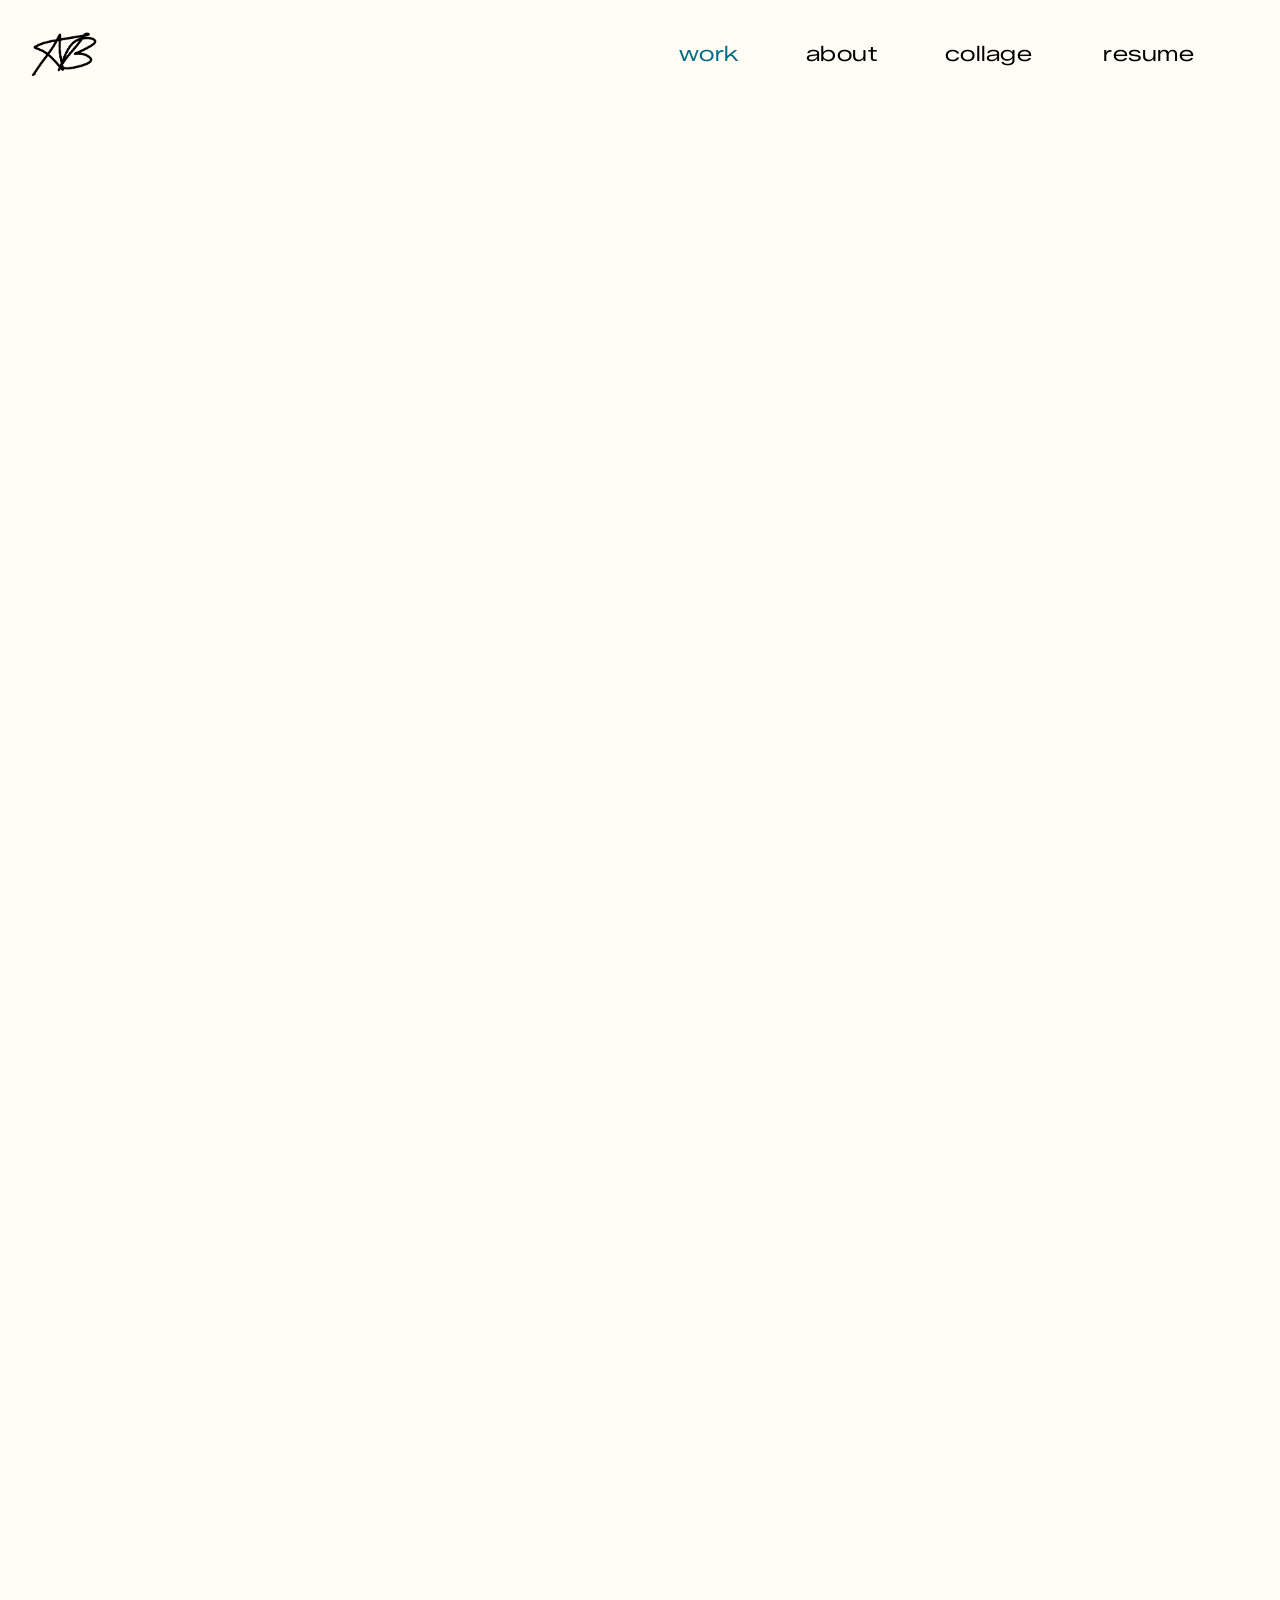
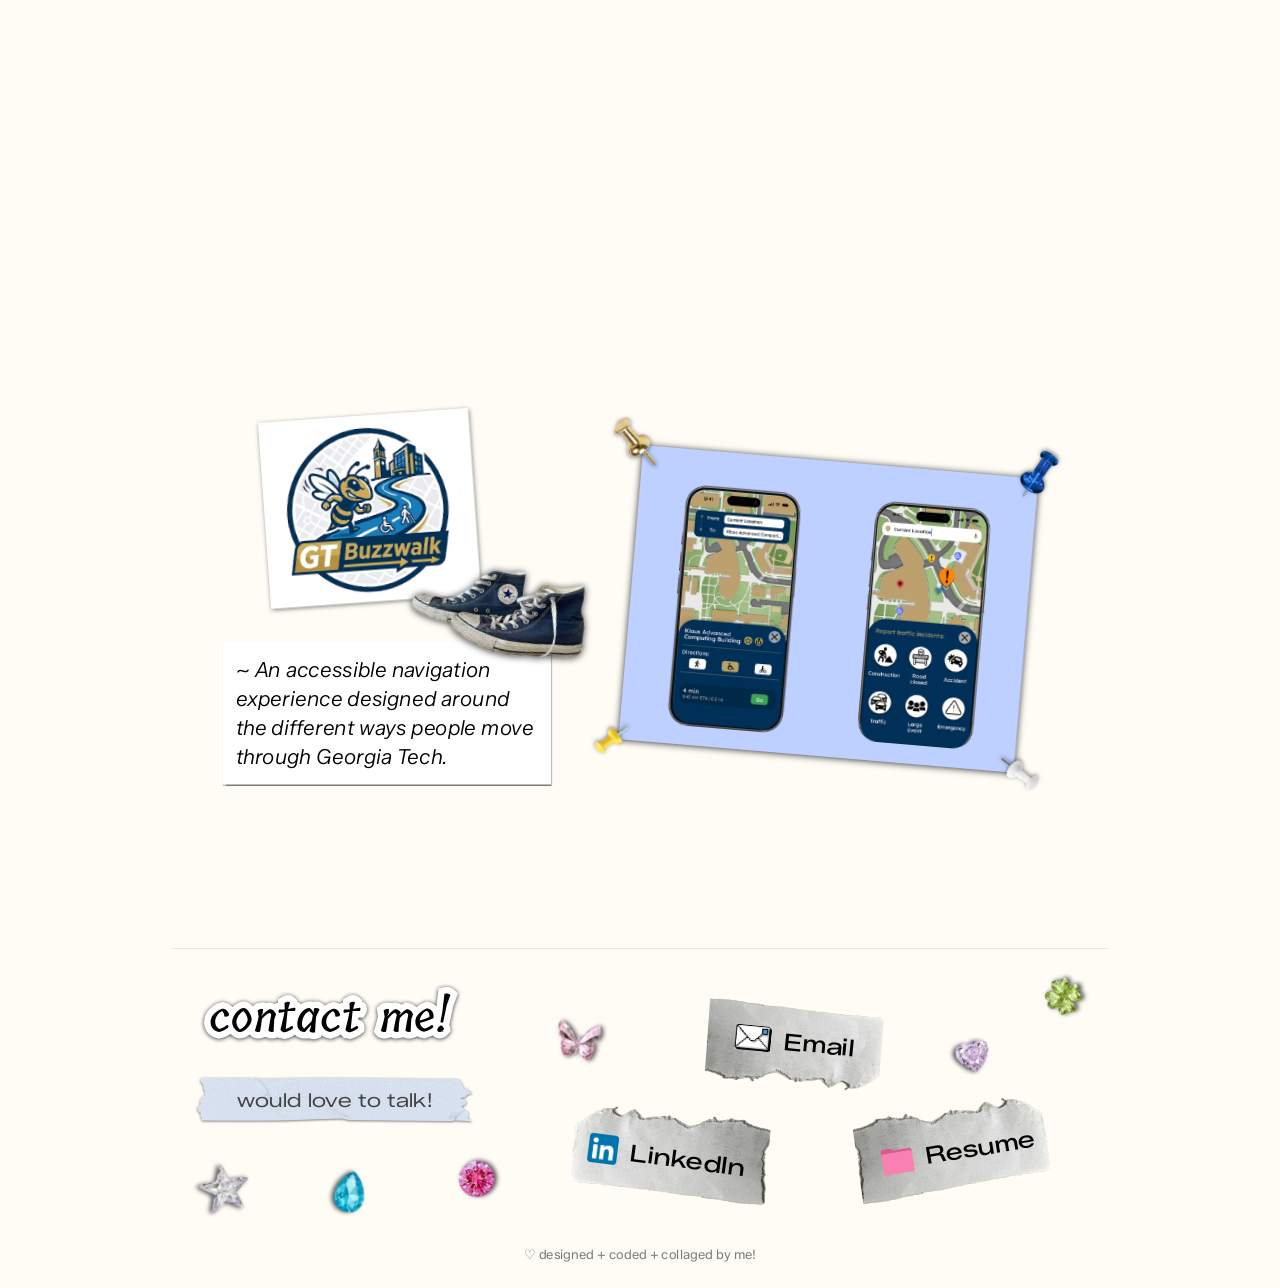
<file: index.html>
<!DOCTYPE html>
<html lang="en">
<head>
<meta charset="UTF-8">
<meta name="viewport" content="width=device-width, initial-scale=1.0">
<title>ananya banerjee — designer, student, creative</title>
<link rel="preconnect" href="https://fonts.googleapis.com">
<link rel="preconnect" href="https://fonts.gstatic.com" crossorigin>
<link href="https://fonts.googleapis.com/css2?family=Onest:wght@600;700&family=Tillana:wght@500&family=Zalando+Sans:ital,wght@0,300;0,400;1,300&family=Zalando+Sans+Expanded:wght@400;500&display=swap" rel="stylesheet">
<link rel="stylesheet" href="style.css">
<link rel="preload" href="Assets/ab_pink_star.png" as="image">
<style>

/* Home artwork shares the case-study footer’s desktop scale and side space. */
.home-page .home-nav-wrap { width: 100%; overflow: hidden; }
.home-page .home-nav-canvas { position: relative; width: 1440px; height: 107px; transform: scale(var(--home-nav-scale, 1)); transform-origin: top left; }
.home-page .home-collage-wrap { margin-inline: auto; overflow: hidden; }
.home-page .home-collage { height: 3720px; transform: scale(var(--home-content-scale, .65)) translateY(-1203.66px); transform-origin: top left; }
.home-contact-band { position: relative; width: 100%; margin-top: 40px; background: var(--cream); }
.home-contact-anchor { position: relative; height: 100%; margin-inline: auto; }
.home-contact-anchor .site-footer { top: 0; bottom: auto; height: 523px; transform: scale(var(--home-content-scale, .65)); transform-origin: top left; }
.home-contact-anchor .site-footer a { color: inherit; text-decoration: none; }
.home-contact-anchor .site-footer a:hover span { text-decoration: underline; }
.home-contact-anchor .site-footer a:focus-visible { outline: 3px solid #006c84; outline-offset: 6px; }
.finergy-butterfly { border: 0; padding: 0; background: none; cursor: pointer; }
.finergy-butterfly .sk-i { transition: rotate 180ms ease-out; rotate: 0deg; }
@media (hover: hover) { .finergy-butterfly:hover .sk-i { rotate: 9deg; } }
.finergy-butterfly:focus-visible { outline: 3px solid #006c84; outline-offset: 5px; border-radius: 12px; }
.finergy-butterfly:focus-visible .sk-i { rotate: 9deg; }
.finergy-butterfly.is-flying .sk-i { opacity: 0; }
.finergy-contact-tape { position: absolute; left: 18px; top: 178px; width: 464px; height: 110px; display: grid; place-items: center; }
.finergy-contact-tape > img { position: absolute; inset: 0; width: 100%; height: 100%; object-fit: fill; filter: drop-shadow(0 1px 2px #0009); pointer-events: none; }
.finergy-contact-tape .footer-tape-text { position: relative; left: auto; top: auto; margin: 0; width: 100%; line-height: 1.3; text-align: center; }
@media (prefers-reduced-motion: reduce) { .finergy-butterfly .sk-i { rotate: none; transition: none; } }

/* Homepage Frame 1 and hero title, matched to Figma 374:923 / 374:1002. */
.home-hero-wrap { display: flex; align-items: center; justify-content: center; overflow: hidden; margin-top: calc(10px * var(--home-hero-scale, 1)); }
.home-hero-stage { position: relative; flex: none; overflow: hidden; }
.home-hero-art { position: relative; width: 1440px; height: 775px; transform: scale(var(--home-hero-scale, 1)); transform-origin: top left; }
.home-page .home-collage-wrap { margin-top: 80px; }

.home-hero-art .name-text { font-size: 96px; letter-spacing: 1.92px; line-height: 15px; }
</style>
<link rel="stylesheet" href="home-mobile.css">
<link rel="icon" type="image/png" href="/Assets/ab_pink_star.png">
</head>
<body class="home-page">

<div class="home-nav-wrap"><div class="home-nav-canvas">
    <!-- ============ NAV ============ -->
    <nav class="nav portfolio-nav">
      <a class="nav-logo" href="index.html" aria-label="Go to home page"><img src="Assets/ab_star.png" alt="AB monogram logo"></a>
      <ul class="nav-links">
        <li><a href="index.html" class="nav-current">work</a></li>
        <li><a href="about.html">about</a></li>
        <li><a href="collage.html">collage</a></li>
        <li>
          <a href="https://docs.google.com/document/d/1TirXVIre3TSZLm0B2PwHUFP9qbT0IzNKVS-qZgrSqyw/edit?usp=sharing"
             target="_blank"
             rel="noopener noreferrer">
            resume
          </a>
        </li>
      </ul>
    </nav>

</div></div>

<section class="home-hero-wrap" aria-label="Ananya Banerjee — designer, student, creative"><div class="home-hero-stage"><div class="home-hero-art">
    <h1 class="name-text" style="--l:119px;--t:357px;--w:492px;--h:159px;--hero-delay:0ms;"><span class="about-name-peel"><span class="about-name-front">ananya</span><span class="about-name-back" aria-hidden="true">ananya</span></span></h1>
    <p class="name-text" style="--l:519px;--t:506px;--w:602px;--h:159px;--hero-delay:140ms;"><span class="about-name-peel"><span class="about-name-front">banerjee</span><span class="about-name-back" aria-hidden="true">banerjee</span></span></p>
    <div class="home-tag-group home-tag-creative" data-hero-stage="intro" style="left:1030px;top:137px;width:340px;height:169.331px;--hero-delay:320ms;"><div class="sk" style="--hero-delay:320ms;--l:0.0000px;--t:0.0000px;--w:340px;--h:169.331px;"><div class="sk-i" style="--iw:130.619px;--ih:326.548px;--r:-83.02deg;"><picture><source media="(max-width: 767px)" srcset="Assets/home_mobile/paper_creative.png"><img src="Assets/my own photos:assets/paper_scrap_1.png" alt=""></picture></div></div><div class="sk" style="--hero-delay:320ms;--l:85.0500px;--t:60.0690px;--w:181.004px;--h:62.262px;"><p class="tag-word" style="--iw:177.335px;--ih:42.258px;--r:6.57deg;font-size:30.333px;letter-spacing:0.6067px;">creative</p></div></div>
    <div class="home-tag-group home-tag-student" data-hero-stage="intro" style="left:820px;top:320px;width:306px;height:136.93px;--hero-delay:420ms;"><div class="sk" style="--hero-delay:420ms;--l:0.0000px;--t:0.0000px;--w:306px;--h:136.93px;"><div class="sk-i" style="--iw:131.809px;--ih:303.813px;--r:90.97deg;"><picture><source media="(max-width: 767px)" srcset="Assets/home_mobile/paper_student.png"><img src="Assets/my own photos:assets/paper_scrap_2.png" alt=""></picture></div></div><div class="sk" style="--hero-delay:420ms;--l:65.4500px;--t:46.3610px;--w:175.807px;--h:43.798px;"><p class="tag-word" style="--iw:174.947px;--ih:39.834px;--r:-1.3deg;font-size:28.593px;letter-spacing:0.5719px;">student</p></div></div>
    <div class="home-tag-group home-tag-designer" data-hero-stage="intro" style="left:523px;top:164px;width:326px;height:182.684px;--hero-delay:220ms;"><div class="sk" style="--hero-delay:220ms;--l:0.0000px;--t:0.0000px;--w:326px;--h:182.684px;"><div class="sk-i" style="--iw:142.165px;--ih:309.635px;--r:82.24deg;"><picture><source media="(max-width: 767px)" srcset="Assets/home_mobile/paper_designer.png"><img src="Assets/my own photos:assets/paper_scrap_3.png" alt=""></picture></div></div><div class="sk" style="--hero-delay:220ms;--l:76.2400px;--t:54.1555px;--w:171.353px;--h:72.249px;"><p class="tag-word" style="--iw:166.269px;--ih:43.599px;--r:-10.16deg;font-size:31.296px;letter-spacing:0.6259px;">designer</p></div></div>
    <div class="sk shadow-r" data-hero-stage="decoration" style="--hero-delay:1000ms;--hero-hover-angle:45deg;--l:336px;--t:197px;--w:105px;--h:113px;" data-mobile-art="star_light_pink"><img src="Assets/star_light_pink.png" alt=""></div>
    <div class="sk" data-hero-stage="decoration" style="--hero-delay:1045ms;--hero-hover-angle:45deg;--l:260px;--t:543px;--w:180.513px;--h:180.513px;" data-mobile-art="star_gem"><div class="sk-i shadow-l" style="--iw:134.998px;--ih:134.998px;--r:-26deg;"><img src="Assets/star_gem.png" alt=""></div></div>
    <div class="sk" data-hero-stage="decoration" data-hero-flight="click" data-flight-direction="left" tabindex="0" role="button" aria-label="Let the gem butterfly fly" style="--hero-delay:1090ms;--hero-hover-angle:-45deg;--l:1192px;--t:325px;--w:167.335px;--h:165.658px;" data-mobile-art="butterfly_gem"><div class="sk-i shadow-l" style="--iw:126.084px;--ih:110.022px;--r:-40.77deg;"><img src="Assets/butterfly_gem.png" alt=""></div></div>
    <div class="sk" data-hero-stage="decoration" style="--hero-delay:1135ms;--hero-hover-angle:-45deg;--l:921.62px;--t:16.69px;--w:115.112px;--h:113.96px;" data-mobile-art="music_double"><div class="sk-i shadow-l" style="--iw:90.021px;--ih:88.06px;--r:20.45deg;"><img src="Assets/music_double.png" alt=""></div></div>
    <div class="sk shadow-r" data-hero-stage="decoration" style="--hero-delay:1180ms;--hero-hover-angle:45deg;--l:708px;--t:42px;--w:81px;--h:81px;" data-mobile-art="lucky_gem"><img src="Assets/lucky_gem.png" alt=""></div>
    <div class="sk shadow-r" data-hero-stage="decoration" style="--hero-delay:1225ms;--hero-hover-angle:45deg;--l:1187px;--t:29.17px;--w:87px;--h:86px;" data-mobile-art="button"><img src="Assets/button.png" alt=""></div>
    <div class="sk shadow-l" data-hero-stage="decoration" data-hero-cd style="--hero-delay:1270ms;--hero-hover-angle:45deg;--l:607px;--t:353px;--w:130px;--h:126px;" data-mobile-art="cd"><img src="Assets/cd.png" alt=""></div>
    <div class="sk" data-hero-stage="decoration" style="--hero-delay:1315ms;--hero-hover-angle:45deg;--l:277px;--t:25px;--w:94.381px;--h:98.385px;" data-mobile-art="gem"><div class="sk-i shadow-r" style="--iw:60.271px;--ih:77.84px;--r:-144.27deg;"><div class="crop"><img src="Assets/gem.png" alt="" style="left:-41.7%;top:-24.57%;width:184.5%;height:142.86%;"></div></div></div>
    <div class="sk" data-hero-stage="decoration" style="--hero-delay:1360ms;--hero-hover-angle:-45deg;--l:1242px;--t:572px;--w:128.324px;--h:128.344px;" data-mobile-art="purp_button"><div class="sk-i shadow-l" style="--iw:90.996px;--ih:90.693px;--r:-47.67deg;"><img src="Assets/purp_button.png" alt=""></div></div>
    <div class="sk" data-hero-stage="decoration" style="--hero-delay:1405ms;--hero-hover-angle:-45deg;--l:905px;--t:192px;--w:107.383px;--h:88.049px;" data-mobile-art="lips"><div class="sk-i shadow-r" style="--iw:95.832px;--ih:71.625px;--r:10.61deg;"><img src="Assets/lips.png" alt=""></div></div>
    <div class="sk shadow-l" data-hero-stage="decoration" style="--hero-delay:1450ms;--hero-hover-angle:-45deg;--l:1052px;--t:506px;--w:95px;--h:91px;" data-mobile-art="green_heart"><div class="crop"><img src="Assets/green_heart.png" alt="" style="left:-50%;top:-51.04%;width:198.41%;height:207.47%;"></div></div>
    <div class="sk shadow-r" data-hero-stage="decoration" style="--hero-delay:1495ms;--hero-hover-angle:45deg;--l:81px;--t:245px;--w:95px;--h:85px;" data-mobile-art="pink_gem"><div class="crop"><img src="Assets/pink_gem.png" alt="" style="left:-44.11%;top:-56.17%;width:190.11%;height:212.77%;"></div></div>
    <div class="sk shadow-l" data-hero-stage="decoration" data-hero-flight="click" data-flight-direction="right" tabindex="0" role="button" aria-label="Let the pink butterfly fly" style="--hero-delay:1540ms;--hero-hover-angle:45deg;--l:58px;--t:47px;--w:122px;--h:107px;" data-mobile-art="pink_butterfly"><img src="Assets/pink_butterfly.png" alt=""></div>
    <div class="sk" data-hero-stage="decoration" style="--hero-delay:1585ms;--hero-hover-angle:-45deg;--l:68px;--t:553.93px;--w:114.917px;--h:114.917px;" data-mobile-art="heart_gem"><div class="sk-i shadow-r" style="--iw:92.822px;--ih:92.822px;--r:-16.1deg;"><img src="Assets/heart_gem.png" alt=""></div></div>
<div class="sk home-peace-sticker" data-hero-stage="decoration" data-mobile-art="peace_zebra" style="--hero-delay:1630ms;--hero-hover-angle:45deg;--l:472px;--t:0px;--w:157.355px;--h:157.355px;"><div class="sk-i shadow-l" style="--iw:111.272px;--ih:111.272px;--r:-45.54deg;"><img src="Assets/peace_zebra.png" alt=""></div></div>
</div></div></section>

<div class="home-work-marker">
  <div class="sk home-work-tape" style="--l:0px;--t:0px;--w:427.57px;--h:175.73px;">
    <div class="sk-i work-banner shadow-l home-work-peel" style="--iw:417.93px;--ih:145px;--r:-4.27deg;">
      <div class="home-work-face home-work-front"><img src="Assets/my_work_banner.png" alt="" class="banner-bg"><span class="work-title">my work:</span></div>
      <div class="home-work-face home-work-back" aria-hidden="true"><img src="Assets/my_work_banner.png" alt="" class="banner-bg"><span class="work-title">my work:</span></div>
    </div>
  </div>
</div>
<main class="canvas-wrap home-collage-wrap">
  <div class="page home-collage">

    <!-- ============ PLACEFUL (peach board) ============ -->
    <a href="placeful.html" aria-label="View the Placeful case study" style="display:contents;">
    <div class="sk project-hover" style="--project-turn:4deg;--project-x:0px;--project-y:0px;--l:709px;--t:1513px;--w:646.27px;--h:504.04px;" data-mobile-art="project-709">
      <div class="sk-i project-board shadow-card" style="--iw:610px;--ih:454px;--r:4.86deg;background:#FFDCBD;">
        <div class="crop" style="position:absolute;left:153.85px;top:31.08px;width:301.62px;height:390.98px;">
          <img src="Assets/iphone16_placeful.png" alt="Placeful app screenshots on iPhone" style="left:-48.95%;top:-6.57%;width:194.57%;height:112.57%;">
        </div>
      </div>
    </div>
    </a>
    <div class="sk" style="--l:682.4px;--t:1455.4px;--w:199.2px;--h:138.08px;" data-mobile-art="project-682.4">
      <div class="sk-i shadow-tu" style="--iw:184.97px;--ih:73.94px;--r:-22.09deg;"><img src="Assets/yellow_tape.png" alt=""></div>
    </div>
    <div class="sk" style="--l:1194.4px;--t:1948.08px;--w:199.2px;--h:128.94px;" data-mobile-art="project-1194.4">
      <div class="sk-i shadow-td" style="--iw:185.39px;--ih:73.64px;--r:161.4deg;"><img src="Assets/yellow_tape.png" alt=""></div>
    </div>
    <a href="placeful.html" aria-label="View the Placeful case study" style="display:contents;">
    <div class="sk contain shadow-tu project-hover" style="--project-turn:-4deg;--project-x:0px;--project-y:0px;--l:78px;--t:1513px;--w:504px;--h:142px;" data-mobile-art="project-78">
      <div class="crop"><img src="Assets/placeful_logo.png" alt="Placeful logo" style="left:-28.05%;top:-93.37%;width:237.51%;height:281.28%;"></div>
    </div>
    </a>
    <div class="quote-box shadow-quote" data-mobile-quote="placeful" style="left:82px;top:1693px;width:559px;">
      <p>~ A social experience that makes discovering your community feel more personal, intentional, and worth remembering.</p>
    </div>
    <div class="sk shadow-card project-hover" style="--project-turn:5deg;--project-x:0px;--project-y:6px;--l:507px;--t:1475px;--w:162px;--h:218px;" data-mobile-art="project-507">
      <div class="crop"><img src="Assets/eiffel.png" alt="" style="left:-30.22%;top:-26.39%;width:141.04%;height:183.06%;"></div>
    </div>

    <!-- ============ FINERGY (green board) ============ -->
    <div class="home-finergy-cluster project-hover" style="--project-turn:5deg;">
    <a href="finergy.html" aria-label="View the Finergy case study" style="display:contents;">
    <div class="sk" style="--l:0px;--t:118px;--w:636.19px;--h:489.85px;" data-mobile-art="project-0">
      <div class="sk-i project-board shadow-card" style="--iw:610px;--ih:454px;--r:-3.45deg;background:#E3F9E1;">
        <div class="crop" style="position:absolute;left:55.34px;top:95.73px;width:497.46px;height:303.33px;">
          <img src="Assets/portfolio_cover_finergy.png" alt="Finergy app screenshots" style="left:-8.87%;top:-17.7%;width:115.66%;height:135%;">
        </div>
      </div>
    </div>
    </a>
    <div class="sk" style="--l:146px;--t:0px;--w:275.76px;--h:186.99px;">
      <div class="sk-i shadow-tu" style="--iw:265.94px;--ih:171.3px;--r:-3.45deg;"><img src="Assets/olive_clip.png" alt=""></div>
    </div>
    </div>
    <a href="finergy.html" aria-label="View the Finergy case study" style="display:contents;">
    <div class="sk project-hover" style="--project-turn:-3deg;--project-x:6px;--project-y:0px;--l:776px;--t:2225px;--w:556.72px;--h:220.01px;" data-mobile-art="project-776">
      <div class="sk-i project-card shadow-td" style="--iw:551px;--ih:204px;--r:1.67deg;">
        <img src="Assets/finergy_tree_icon.png" alt="" class="proj-icon contain" style="left:23px;top:12px;width:158px;height:163px;">
        <p class="proj-brand-title" style="left:186px;top:51px;width:265.28px;">Finergy</p>
        <p class="proj-brand-sub" style="left:204px;top:144px;width:323.91px;">Embark on your financial journey...</p>
      </div>
    </div>
    </a>
    <div class="quote-box shadow-quote" data-mobile-quote="finergy" style="left:774px;top:2501px;width:581px;text-align:right;">
      <p>~ A financial literacy experience helping young adults build confidence around budgeting, saving, and their financial future.</p>
    </div>
    <div class="sk project-hover" style="--project-turn:8deg;--project-x:0px;--project-y:0px;--l:766.8px;--t:2434.2px;--w:91.95px;--h:178.04px;" data-mobile-art="project-766.8">
      <div class="sk-i shadow-tu" style="--iw:82.5px;--ih:173.75px;--r:3.16deg;"><img src="Assets/half_paperclip.png" alt=""></div>
    </div>
    <div class="sk project-hover" style="--project-turn:-7deg;--project-x:0px;--project-y:0px;--l:1202px;--t:2171px;--w:183.99px;--h:186.97px;" data-mobile-art="project-1202">
      <div class="sk-i shadow-card" style="--iw:117px;--ih:146px;--r:-40.83deg;"><img src="Assets/money.png" alt=""></div>
    </div>

    <!-- ============ GT BUZZWALK (blue board) ============ -->
    <a href="coming-soon.html?project=GT%20Buzzwalk" aria-label="View the GT Buzzwalk project (coming soon)" style="display:contents;">
    <div class="sk project-hover" style="--project-turn:-4deg;--project-x:0px;--project-y:0px;--l:687px;--t:3007.09px;--w:646.27px;--h:504.04px;" data-mobile-art="project-687">
      <div class="sk-i project-board shadow-card" style="--iw:610px;--ih:454px;--r:4.86deg;background:#BDD0FF;">
        <div class="crop" style="position:absolute;left:61.01px;top:47.91px;width:490px;height:380px;">
          <img src="Assets/portfolio_cover_buzzwalk.png" alt="GT Buzzwalk app screenshots" style="left:-23.61%;top:-17.33%;width:147.84%;height:135.45%;">
        </div>
      </div>
    </div>
    </a>
    <a href="coming-soon.html?project=GT%20Buzzwalk" aria-label="View the GT Buzzwalk project (coming soon)" style="display:contents;">
    <div class="sk project-hover" style="--project-turn:5deg;--project-x:0px;--project-y:0px;--l:132px;--t:2950px;--w:343.58px;--h:309.3px;" data-mobile-art="project-132">
      <div class="sk-i project-card shadow-td" style="--iw:324px;--ih:287px;--r:-4.08deg;">
        <div class="crop" style="position:absolute;left:27px;top:10px;width:270px;height:267px;">
          <img src="Assets/buzzwalk_icon.png" alt="GT Buzzwalk logo" style="left:-64.89%;top:-12.13%;width:227.56%;height:125.62%;">
        </div>
      </div>
    </div>
    </a>
    <div class="quote-box shadow-quote" data-mobile-quote="buzzwalk" style="left:78px;top:3309px;width:505px;">
      <p>~ An accessible navigation experience designed around the different ways people move through Georgia Tech.</p>
    </div>
    <div class="sk" style="--l:639px;--t:3419px;--w:75.63px;--h:80.4px;" data-mobile-art="project-639">
      <div class="sk-i shadow-td" style="--iw:55px;--ih:64px;--r:-157.01deg;"><img src="Assets/yellow_push.png" alt=""></div>
    </div>
    <div class="sk shadow-tu" style="--l:1300px;--t:3014px;--w:66px;--h:74px;" data-mobile-art="project-1300"><img src="Assets/blue_push.png" alt=""></div>
    <div class="sk" style="--l:671px;--t:2961px;--w:89.98px;--h:78.27px;" data-mobile-art="project-671">
      <div class="sk-i flip shadow-tu" style="--iw:76px;--ih:58px;--r:17.6deg;"><img src="Assets/gold_pin.png" alt=""></div>
    </div>
    <div class="sk" style="--l:1266px;--t:3472px;--w:77.61px;--h:77.61px;" data-mobile-art="project-1266">
      <div class="sk-i flip shadow-td" style="--iw:63px;--ih:63px;--r:-15.58deg;"><img src="Assets/white_push.png" alt=""></div>
    </div>
    <div class="sk project-hover" style="--project-turn:0deg;--project-x:-12px;--project-y:0px;--l:352.62px;--t:3169.53px;--w:301.03px;--h:184.9px;" data-mobile-art="project-352.62">
      <div class="sk-i flip shadow-card" style="--iw:282.58px;--ih:144.04px;--r:-171.35deg;">
        <div class="crop"><img src="Assets/converse.png" alt="" style="left:-36.36%;top:-112.74%;width:162.34%;height:318.47%;"></div>
      </div>
    </div>



  </div>
</main>

<div class="home-contact-band">
<div class="home-contact-anchor">
  <footer class="site-footer">
    <p class="footer-title"><span class="about-name-peel"><span class="about-name-front">contact me!</span><span class="about-name-back" aria-hidden="true">contact me!</span></span></p>

    <div class="sk" style="--l:799px;--t:64px;--w:315.384px;--h:170.124px;">
      <div class="sk-i flip" style="--iw:148.305px;--ih:305.407px;--r:-85.83deg;"><img class="paper" src="Assets/my own photos:assets/paper_scrap_3_cropped.png" alt=""></div>
    </div>
    <div class="sk" style="--l:864.6px;--t:113.61px;--w:169.57px;--h:59px;">
      <a href="mailto:ananyaban06@gmail.com" class="sk-i contact-link" style="--iw:166.18px;--ih:43.24px;--r:5.51deg;">
        <div class="crop" style="width:55.51px;height:39.72px;flex-shrink:0;"><img src="Assets/email_icon.png" alt="" style="left:-23.28%;top:-50.2%;width:143.68%;height:200.8%;"></div>
        <span>Email</span>
      </a>
    </div>

    <div class="sk" style="--l:590px;--t:224px;--w:354px;--h:183.588px;">
      <div class="sk-i flip" style="--iw:155.66px;--ih:342.238px;--r:94.77deg;"><img class="paper" src="Assets/my own photos:assets/paper_scrap_3_cropped.png" alt=""></div>
    </div>
    <div class="sk" style="--l:638.17px;--t:282.8px;--w:227.6px;--h:73.77px;">
      <a href="https://www.linkedin.com/in/ananyaba/"
           target="_blank"
           rel="noopener noreferrer"
           style="text-decoration:none; color:inherit;">
      <div class="sk-i contact-link" style="--iw:223.62px;--ih:45.39px;--r:7.39deg;">
        <img src="Assets/linkedin_icon.png" alt="" class="contact-icon contain" style="width:45px;height:45px;">
        <span>LinkedIn</span>
      </div>
      </a>
    </div>

    <div class="sk" style="--l:1024px;--t:207px;--w:351.782px;--h:200.53px;">
      <div class="sk-i" style="--iw:154.894px;--ih:333.201px;--r:81.86deg;"><img class="paper" src="Assets/my own photos:assets/paper_scrap_3_cropped.png" alt=""></div>
    </div>
    <div class="sk" style="--l:1088.65px;--t:268.81px;--w:238.37px;--h:83.39px;">
      <a href="https://docs.google.com/document/d/1TirXVIre3TSZLm0B2PwHUFP9qbT0IzNKVS-qZgrSqyw/edit?usp=sharing" target="_blank" rel="noopener noreferrer" class="sk-i contact-link" style="--iw:234.14px;--ih:45.03px;--r:-9.59deg;">
        <div class="crop" style="width:48px;height:41px;flex-shrink:0;"><img src="Assets/folder_pink.png" alt="" style="left:-14.66%;top:-25%;width:129.31%;height:150%;"></div>
        <span>Resume</span>
      </a>
    </div>

    <button type="button" class="sk finergy-butterfly" data-mobile-gem="butterfly_gem" aria-label="Let the butterfly fly" style="--l:579px;--t:89px;--w:92.19px;--h:104.3px;">
      <span class="sk-i shadow-r" style="--iw:76.36px;--ih:91.6px;--r:10.82deg;"><img src="Assets/butterfly_gem.png" alt=""></span>
    </button>
    <div class="sk" data-mobile-gem="heart_gem" style="--l:1200px;--t:132.05px;--w:67.22px;--h:67.22px;">
      <div class="sk-i shadow-l" style="--iw:54.29px;--ih:54.29px;--r:-16.1deg;"><img src="Assets/heart_gem.png" alt=""></div>
    </div>

    <div class="finergy-contact-tape">
      <picture><source media="(max-width: 767px)" srcset="Assets/home_mobile/contact_tape.png"><img src="Assets/blue_tape.png" alt=""></picture>
      <p class="footer-tape-text">would love to talk!</p>
    </div>

    <div class="sk" data-mobile-gem="star_gem" style="--l:30px;--t:320px;--w:100.88px;--h:100.88px;">
      <div class="sk-i shadow-l" style="--iw:93.04px;--ih:92.04px;--r:-11deg;"><img src="Assets/star_gem.png" alt=""></div>
    </div>
    <div class="sk" data-mobile-gem="gem" style="--l:218px;--t:316px;--w:112.233px;--h:112.233px;">
      <div class="sk-i shadow-l" style="--iw:95.951px;--ih:95.951px;--r:10.8deg;"><img src="Assets/gem.png" alt=""></div>
    </div>
    <div class="sk" data-mobile-gem="lucky_gem" style="--l:1337px;--t:39px;--w:68.84px;--h:68.84px;">
      <div class="sk-i shadow-r" style="--iw:55.43px;--ih:55.43px;--r:-16.43deg;"><img src="Assets/lucky_gem.png" alt=""></div>
    </div>
    <div class="sk" data-mobile-gem="pink_circle_gem" style="--l:434px;--t:320px;--w:68.84px;--h:68.84px;">
      <div class="sk-i shadow-r" style="--iw:54.59px;--ih:54.59px;--r:-18.09deg;"><img src="Assets/pink_circle_gem.png" alt=""></div>
    </div>

    <p class="footer-signoff" style="left:528px;top:458px;width:384px;">&#9825; designed + coded + collaged by me!</p>
  </footer>
</div>
</div>

<script>
(function () {
  var DESIGN_WIDTH = 1440;
  var COLLAGE_HEIGHT = 3720 - 1203.66;
  var HERO_HEIGHT = 775;
  var MAX_CONTENT_SCALE = 0.65;
  var wrap = document.querySelector('.home-collage-wrap');
  var navWrap = document.querySelector('.home-nav-wrap');
  var contact = document.querySelector('.home-contact-band');
  var heroWrap = document.querySelector('.home-hero-wrap');
  var heroStage = document.querySelector('.home-hero-stage');
  function applyCanvasScale() {
    var vw = document.documentElement.clientWidth;
    var mobile = vw < 768;
    var mobileScale = vw / 402;
    document.documentElement.style.setProperty('--home-mobile-scale', mobileScale);
    if (mobile) {
      heroWrap.style.height = 440 * mobileScale + 'px';
      heroStage.style.width = vw + 'px';
      heroStage.style.height = 440 * mobileScale + 'px';
      wrap.style.width = vw + 'px';
      wrap.style.height = 579 * mobileScale + 'px';
      navWrap.style.height = 128 * mobileScale + 'px';
      contact.style.height = 328 * mobileScale + 'px';
      document.querySelector('.home-contact-anchor').style.width = vw + 'px';
      return;
    }
    var gutter = vw >= 768 ? 48 : 16;
    var navHeight = 107 * vw / DESIGN_WIDTH;
    // Restore the hero’s original viewport-wide scale independently of the projects.
    var heroScale = vw / DESIGN_WIDTH;
    document.documentElement.style.setProperty('--home-hero-scale', heroScale);
    heroWrap.style.height = HERO_HEIGHT * heroScale + 'px';
    heroStage.style.width = DESIGN_WIDTH * heroScale + 'px';
    heroStage.style.height = HERO_HEIGHT * heroScale + 'px';
    var scale = Math.min(MAX_CONTENT_SCALE, Math.max(0, vw - gutter * 2) / DESIGN_WIDTH);
    document.documentElement.style.setProperty('--home-content-scale', scale);
    document.documentElement.style.setProperty('--home-nav-scale', vw / DESIGN_WIDTH);
    wrap.style.width = DESIGN_WIDTH * scale + 'px';
    wrap.style.height = COLLAGE_HEIGHT * scale + 'px';
    navWrap.style.height = navHeight + 'px';
    contact.style.height = 523 * scale + 'px';
    document.querySelector('.home-contact-anchor').style.width = DESIGN_WIDTH * scale + 'px';
  }
  applyCanvasScale();
  window.addEventListener('resize', applyCanvasScale);
})();
</script>

<script>
(function () {
  var button = document.querySelector('.finergy-butterfly');
  var flying = false;
  button.addEventListener('click', async function () {
    if (flying) return;
    flying = true;
    var sticker = button.querySelector('.sk-i');
    var rect = sticker.getBoundingClientRect();
    var flyer = sticker.querySelector('img').cloneNode(true);
    flyer.alt = '';
    flyer.setAttribute('aria-hidden', 'true');
    // Use a viewport overlay so the footer’s clipping and page zoom do not trap it.
    Object.assign(flyer.style, {
      position: 'fixed', left: rect.left + 'px', top: rect.top + 'px',
      width: rect.width + 'px', height: rect.height + 'px', objectFit: 'contain',
      pointerEvents: 'none', zIndex: '1000', filter: 'drop-shadow(4px 0 3px #0008)'
    });
    document.documentElement.appendChild(flyer);
    button.classList.add('is-flying');
    try {
      var reduced = window.matchMedia('(prefers-reduced-motion: reduce)').matches;
      var rise = -(rect.top + rect.height + 40);
      var frames = reduced ? [{ opacity: 1 }, { opacity: 0 }] : [
        { transform: 'translate(0, 0) rotate(20deg)', opacity: 1 },
        { transform: 'translate(35px, ' + rise * 0.25 + 'px) rotate(-8deg)', opacity: 1, offset: 0.25 },
        { transform: 'translate(-25px, ' + rise * 0.55 + 'px) rotate(12deg)', opacity: 1, offset: 0.55 },
        { transform: 'translate(20px, ' + rise + 'px) rotate(-5deg)', opacity: 0 }
      ];
      await flyer.animate(frames, { duration: reduced ? 160 : 1600, easing: 'ease-in-out', fill: 'forwards' }).finished;
    } catch (error) {
      // Restore the original even if an animation is interrupted or unavailable.
    } finally {
      flyer.remove();
      button.classList.remove('is-flying');
      flying = false;
    }
  });
})();
</script>

<script>
(function () {
  document.querySelectorAll('.home-hero-art .name-text').forEach(function (name) {
    function ready() { name.classList.add('is-stuck'); }
    name.addEventListener('animationend', function (event) {
      if (event.target === name && event.animationName === 'about-name-stick') ready();
    });
    name.addEventListener('animationcancel', ready);
    window.requestAnimationFrame(function () {
      var entrance = name.getAnimations().find(function (animation) {
        return animation.animationName === 'about-name-stick';
      });
      if (entrance) entrance.finished.then(ready, ready);
      else ready();
    });
  });
})();
</script>

<script>
(function () {
  var reduced = window.matchMedia('(prefers-reduced-motion: reduce)');
  var cd = document.querySelector('[data-hero-cd]');
  var spin = cd.querySelector('img').animate([{ rotate: '0deg' }, { rotate: '360deg' }], { duration: 2200, iterations: Infinity, easing: 'linear' });
  spin.pause();
  var touchSpinning = false;
  cd.addEventListener('pointerenter', function (event) { if (event.pointerType !== 'touch' && !reduced.matches) spin.play(); });
  cd.addEventListener('pointerleave', function () { if (!touchSpinning) spin.pause(); });
  cd.addEventListener('click', function (event) {
    if (event.pointerType !== 'touch' || reduced.matches) return;
    touchSpinning = !touchSpinning;
    if (touchSpinning) spin.play(); else spin.pause();
  });
  reduced.addEventListener('change', function () { if (reduced.matches) spin.pause(); });
  document.querySelectorAll('[data-hero-flight]').forEach(function (butterfly) {
    var flying = false;
    async function fly() {
      if (flying || reduced.matches) return;
      flying = true;
      var image = butterfly.querySelector('img');
      var rect = butterfly.getBoundingClientRect();
      var flyer = image.cloneNode(true);
      flyer.alt = '';
      flyer.setAttribute('aria-hidden', 'true');
      Object.assign(flyer.style, { position: 'fixed', left: rect.left + 'px', top: rect.top + 'px', width: rect.width + 'px', height: rect.height + 'px', objectFit: 'contain', pointerEvents: 'none', zIndex: '1000', filter: 'drop-shadow(0 3px 4px #0004)' });
      document.documentElement.appendChild(flyer);
      butterfly.classList.add('hero-is-flying');
      var distance = butterfly.dataset.flightDirection === 'left'
        ? -(rect.left + rect.width + 40)
        : window.innerWidth - rect.left + rect.width + 40;
      try {
        await flyer.animate([
          { transform: 'translate(0, 0) rotate(0deg)', opacity: 1 },
          { transform: 'translate(' + distance * .3 + 'px, -45px) rotate(-12deg) scaleX(.7)', opacity: 1, offset: .3 },
          { transform: 'translate(' + distance * .65 + 'px, -10px) rotate(9deg) scaleX(1)', opacity: 1, offset: .65 },
          { transform: 'translate(' + distance + 'px, -65px) rotate(-5deg)', opacity: 0 }
        ], { duration: 1800, easing: 'ease-in-out', fill: 'forwards' }).finished;
      } catch (error) {
        // Always restore the source if a flight is interrupted.
      } finally {
        flyer.remove(); butterfly.classList.remove('hero-is-flying'); flying = false;
      }
    }
    butterfly.addEventListener('click', fly);
    butterfly.addEventListener('keydown', function (event) {
      if (event.key === 'Enter' || event.key === ' ') { event.preventDefault(); fly(); }
    });
  });
})();
</script>
<script src="portfolio-interactions.js"></script>
</body>
</html>
</file>
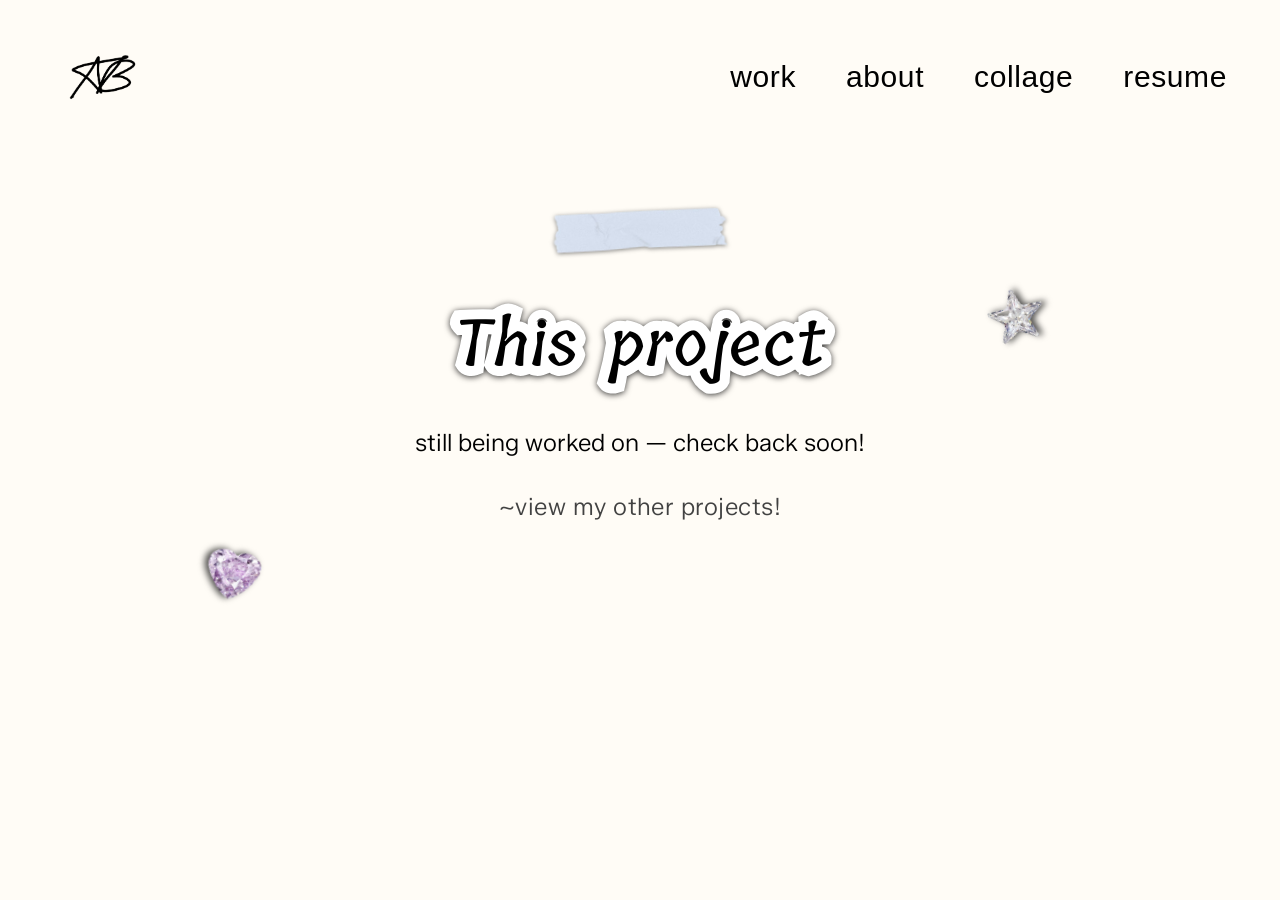
<file: coming-soon.html>
<!DOCTYPE html>
<html lang="en">
<head>
<meta charset="UTF-8">
<meta name="viewport" content="width=device-width, initial-scale=1.0">
<title>Coming Soon</title>
<link rel="preconnect" href="https://fonts.googleapis.com">
<link rel="preconnect" href="https://fonts.gstatic.com" crossorigin>
<link href="https://fonts.googleapis.com/css2?family=Tillana:wght@500&family=Zalando+Sans:ital,wght@0,300;0,400;1,300&display=swap" rel="stylesheet">
<link rel="stylesheet" href="style.css">
<link rel="preload" href="Assets/ab_pink_star.png" as="image">
<link rel="icon" type="image/png" href="/Assets/ab_pink_star.png">
</head>
<body>

<!-- ============ MAIN SITE NAV ============ -->
<header class="site-nav" id="site-nav">
  <a class="nav-logo-cs" href="index.html" aria-label="Go to home page"><img src="Assets/ab_star.png" alt="AB monogram logo"></a>
  <ul>
    <li><a href="index.html">work</a></li>
    <li><a href="about.html">about</a></li>
    <li><a href="collage.html">collage</a></li>
    <li>
      <a href="https://docs.google.com/document/d/1TirXVIre3TSZLm0B2PwHUFP9qbT0IzNKVS-qZgrSqyw/edit?usp=sharing"
         target="_blank"
         rel="noopener noreferrer">
        resume
      </a>
    </li>
  </ul>
</header>

<main class="coming-soon-main">
  <div class="coming-soon-tape"><img src="Assets/blue_tape.png" alt=""></div>
  <h1 class="coming-soon-title" id="coming-soon-title">This project</h1>

  <div class="coming-soon-gem coming-soon-gem--1"><img src="Assets/star_gem.png" alt=""></div>
  <div class="coming-soon-gem coming-soon-gem--2"><img src="Assets/heart_gem.png" alt=""></div>

  <p class="coming-soon-message">still being worked on&nbsp;&mdash; check back soon!</p>

  <p class="ty-view-more"><a href="index.html">~view my other projects!</a></p>
</main>

<script>
(function () {
  var params = new URLSearchParams(window.location.search);
  var project = (params.get('project') || '').trim();
  if (project) {
    document.getElementById('coming-soon-title').textContent = project;
    document.title = project + ' — Coming Soon';
  }
})();
</script>

<script src="portfolio-interactions.js"></script>
</body>
</html>
</file>
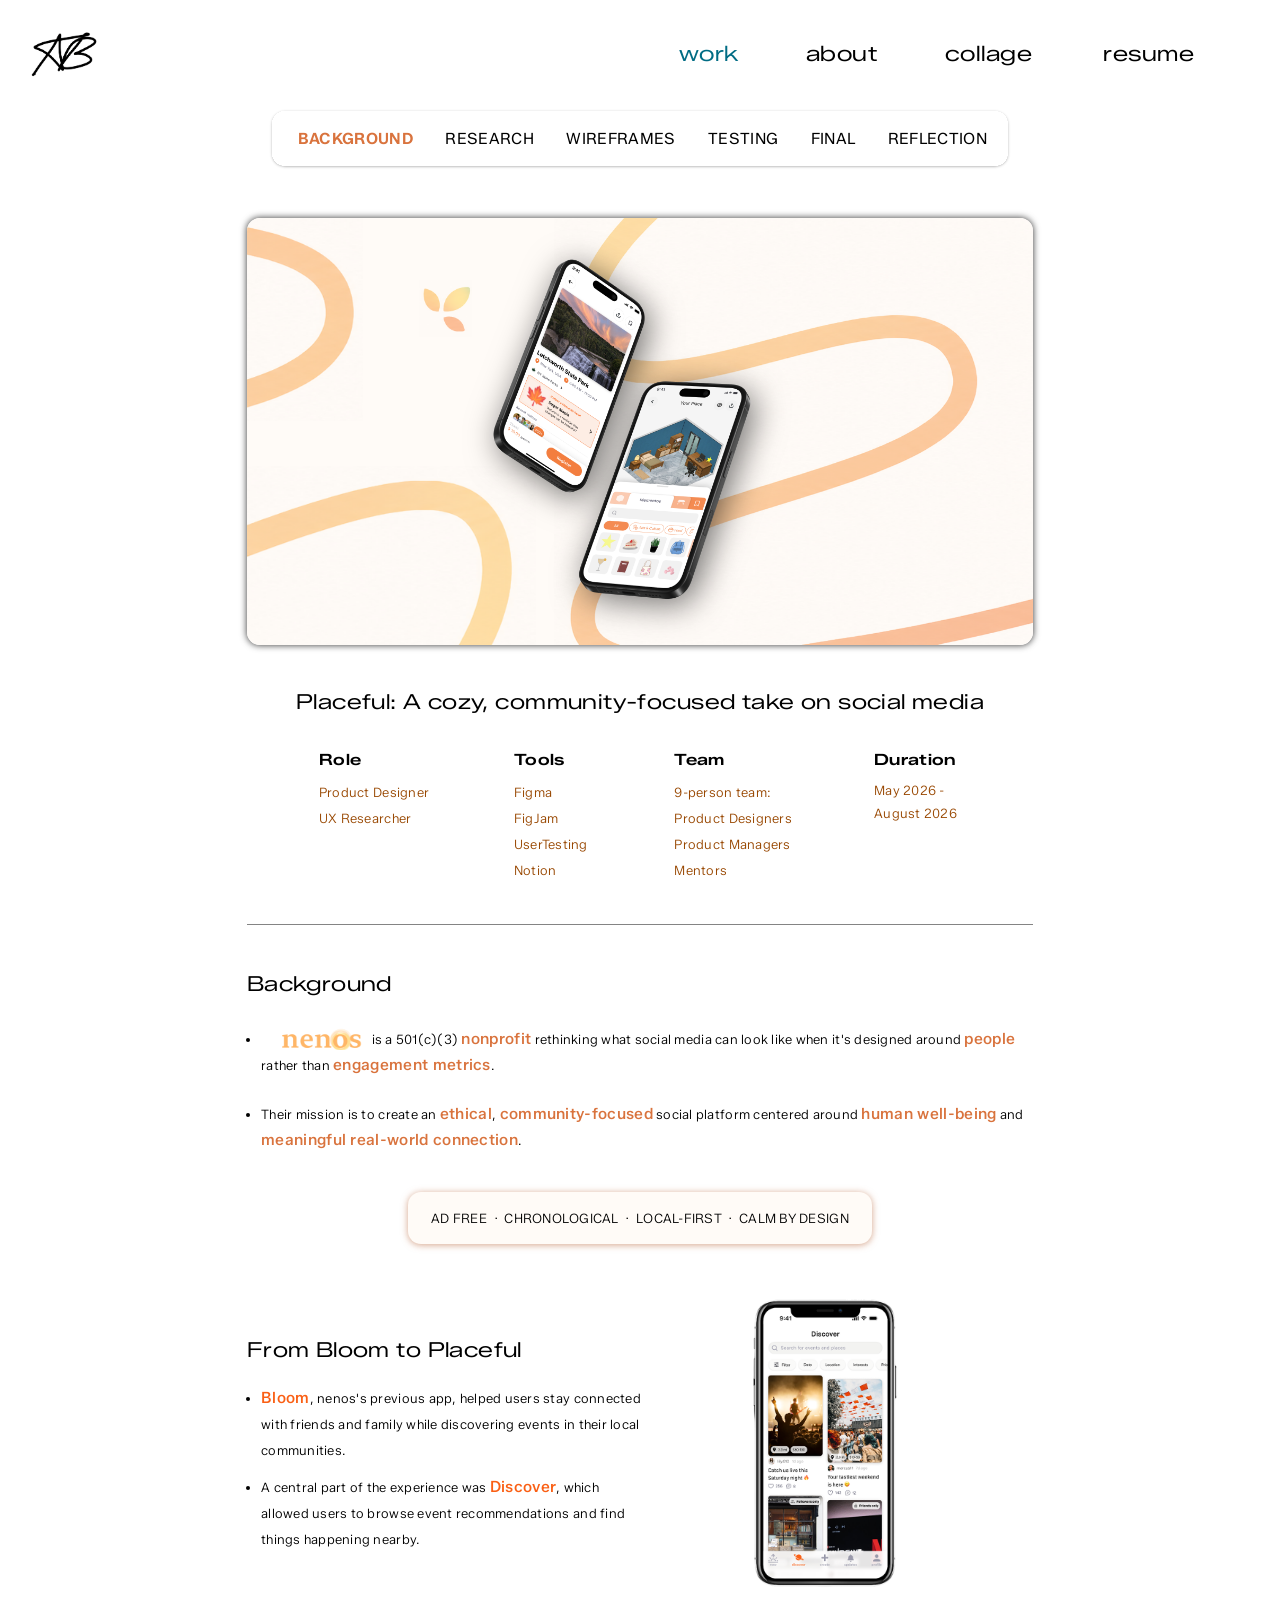
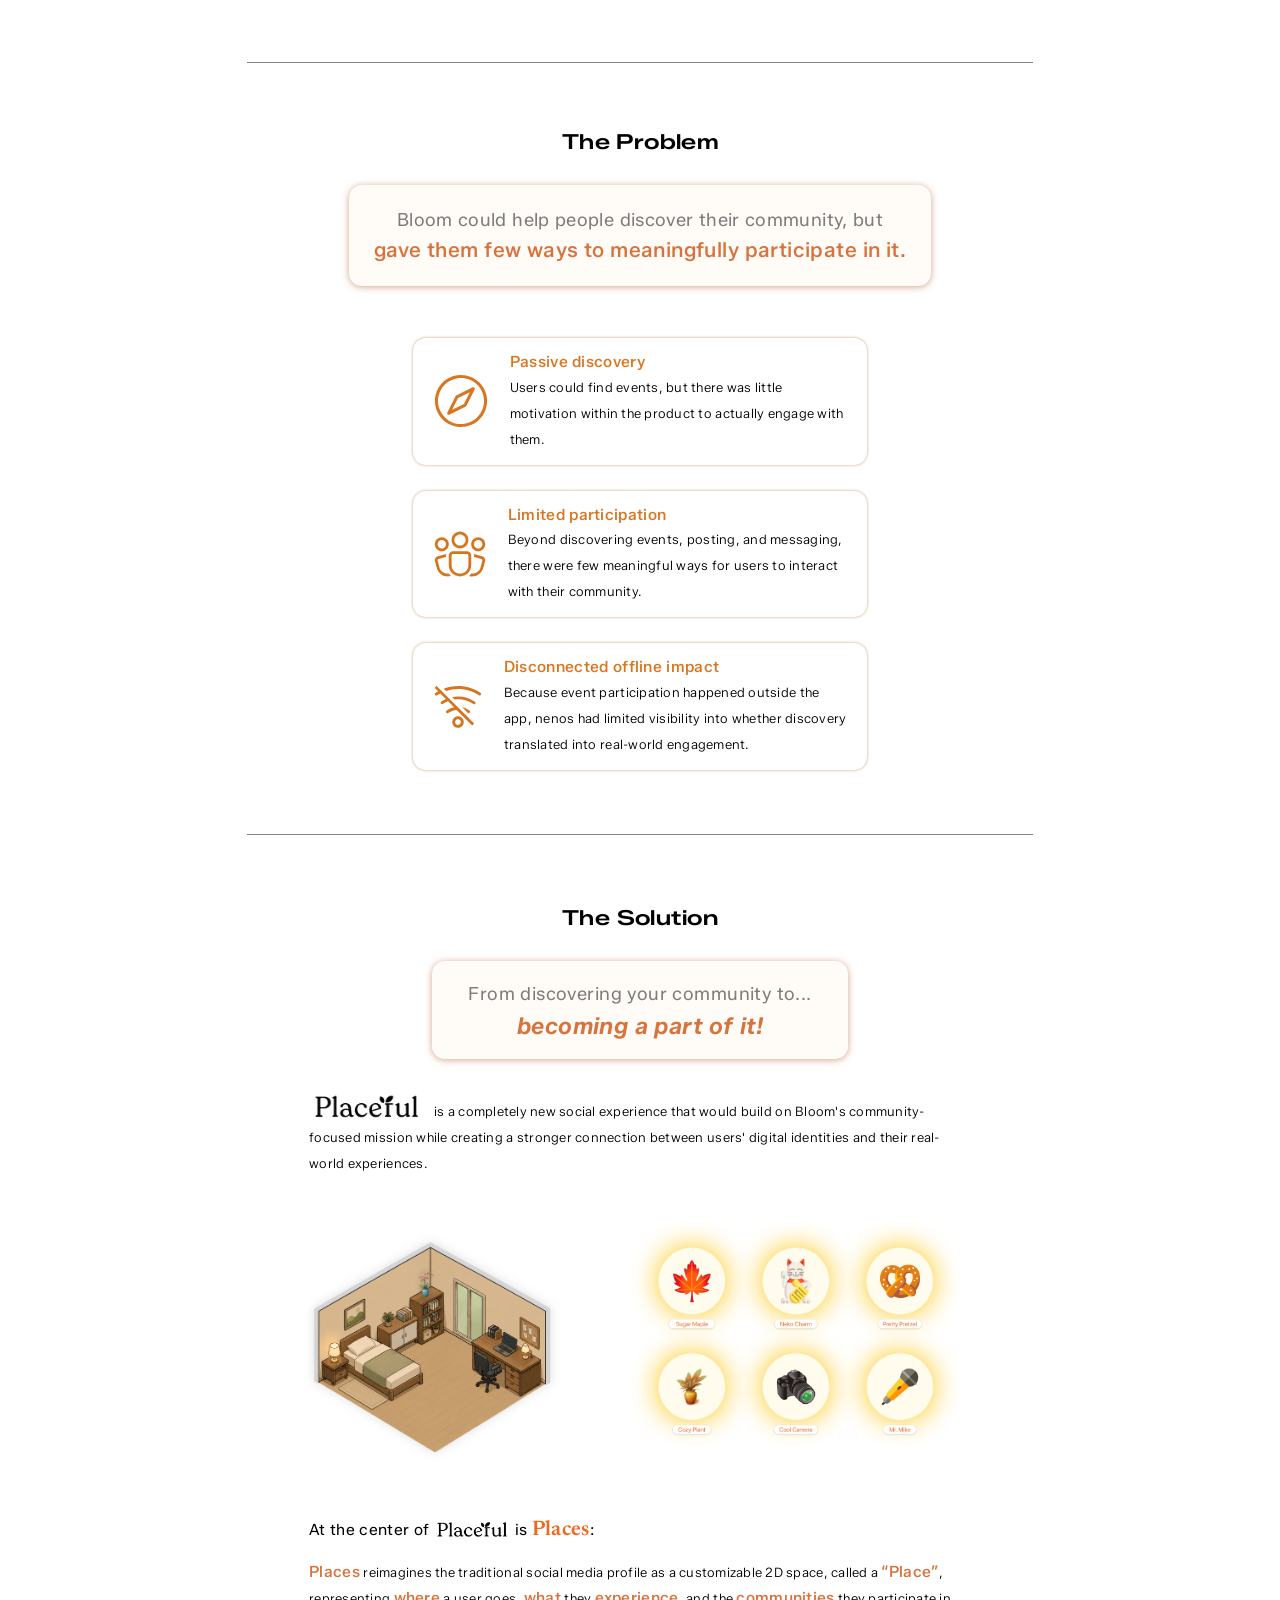
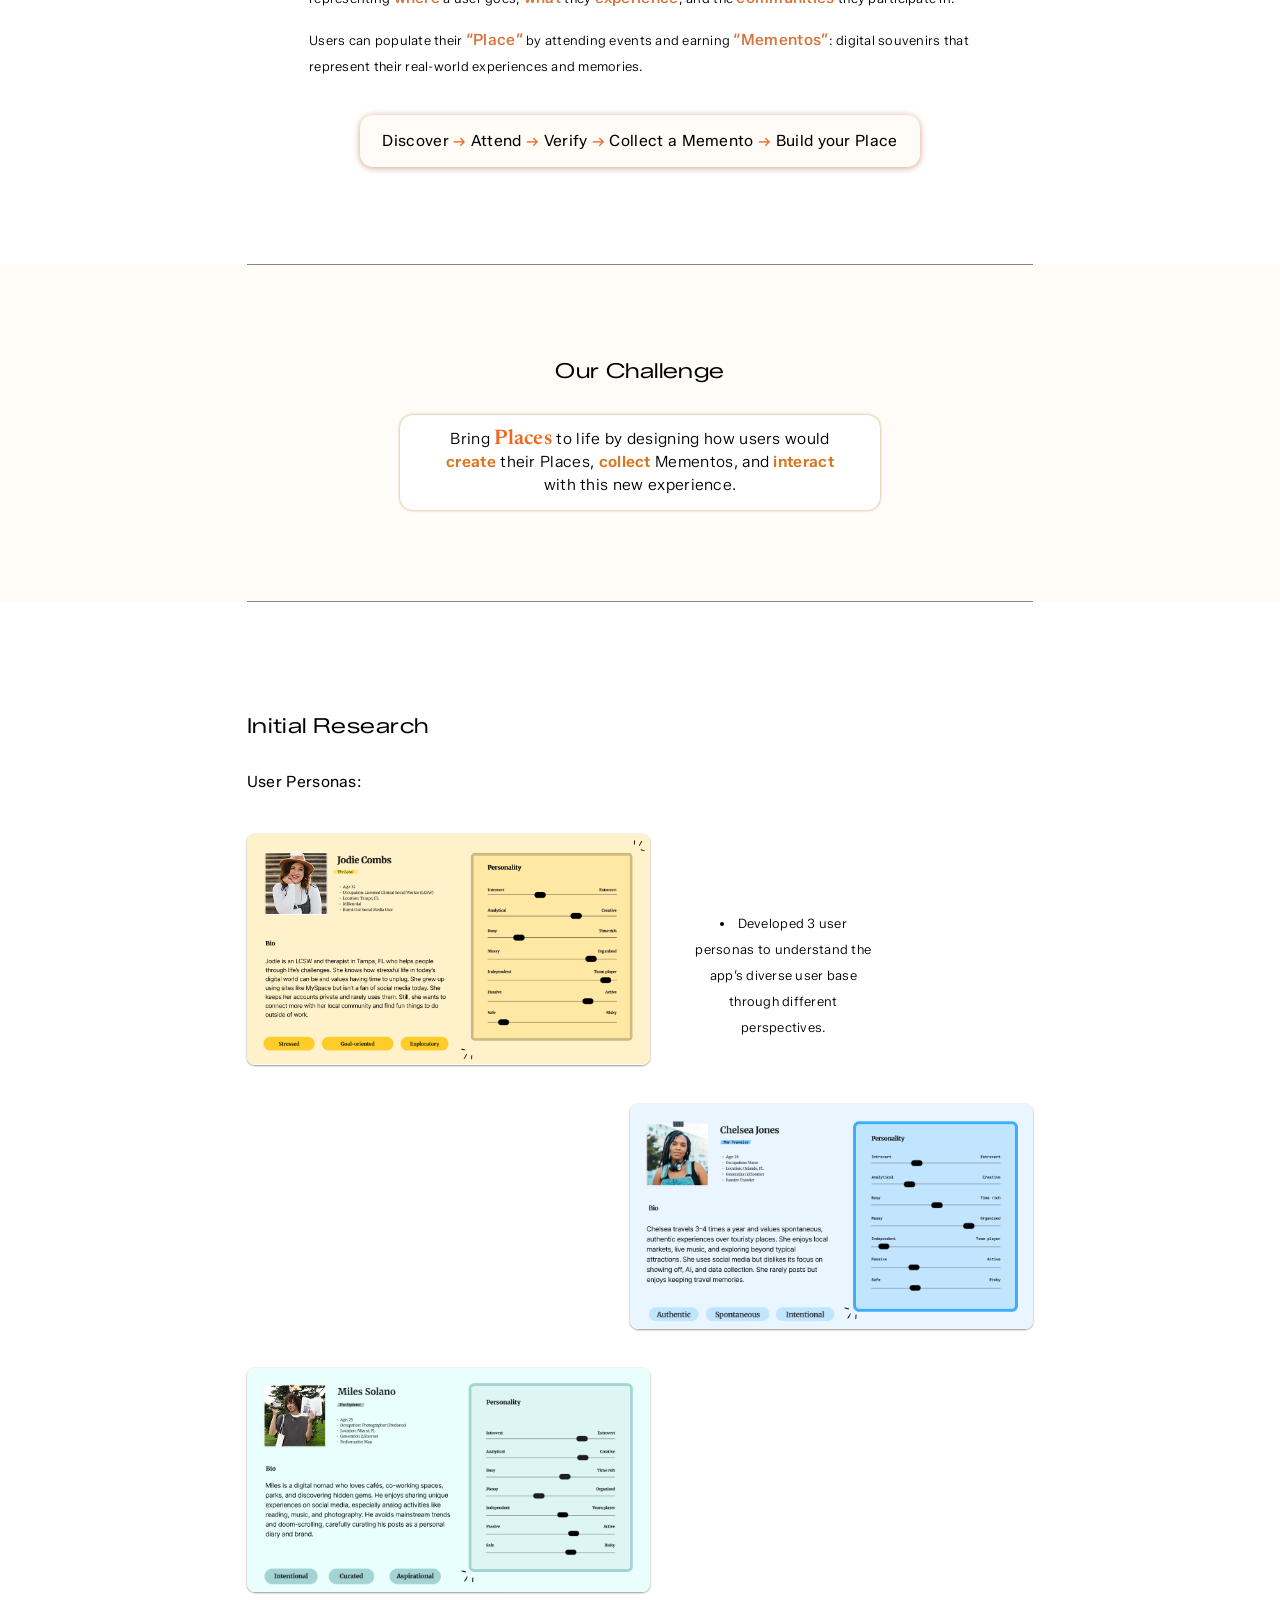
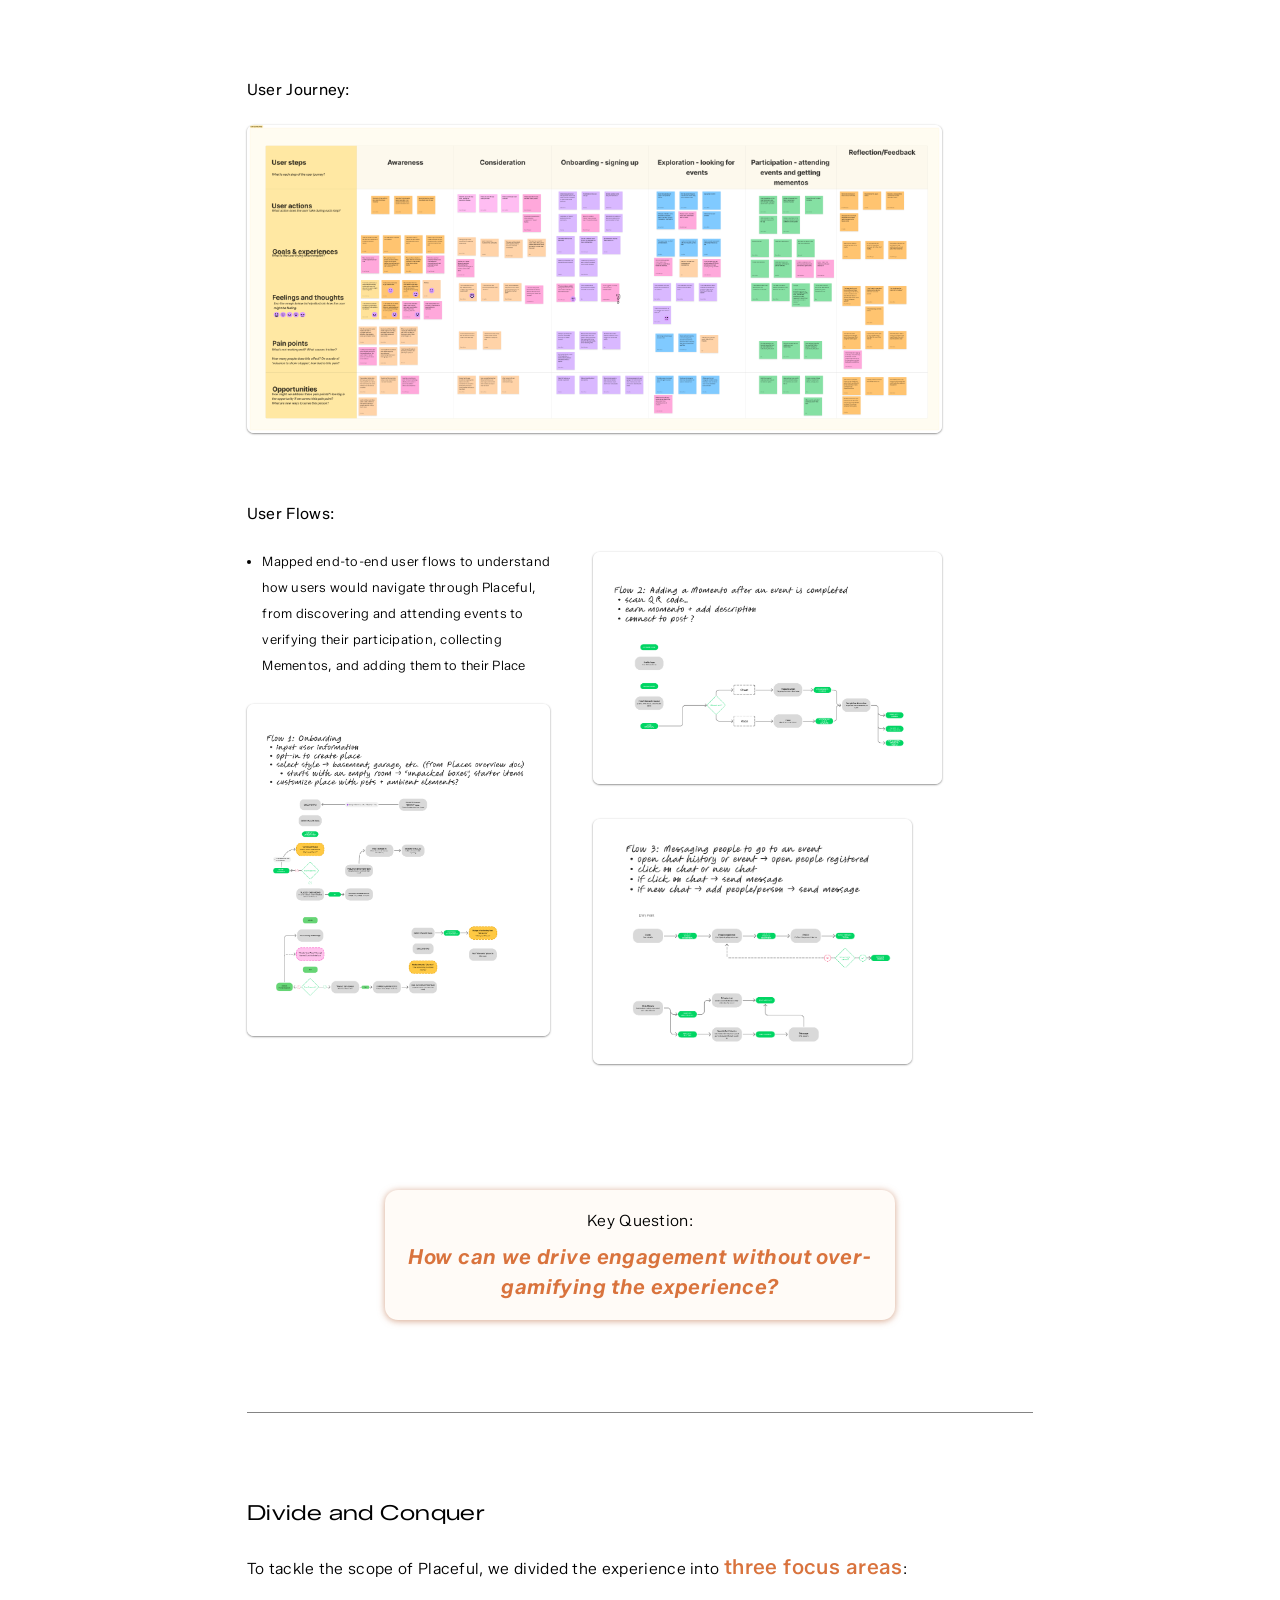
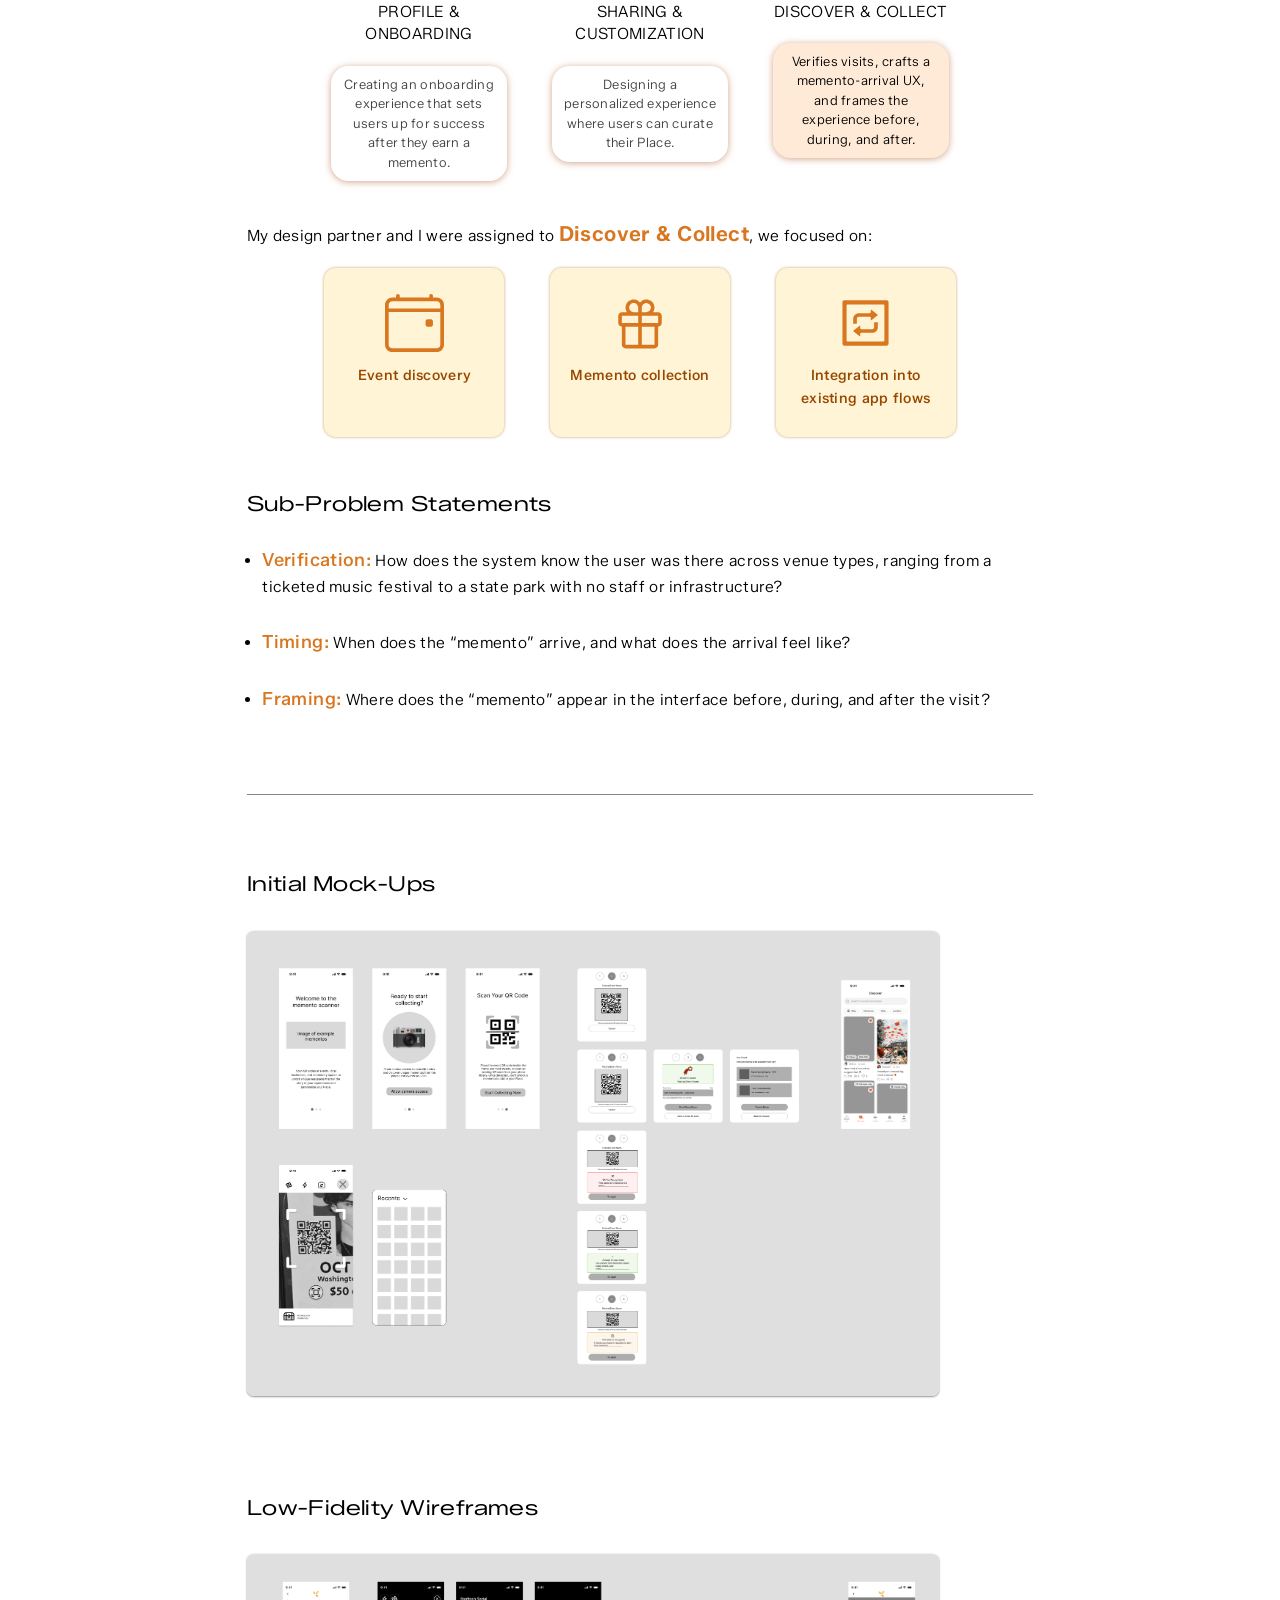
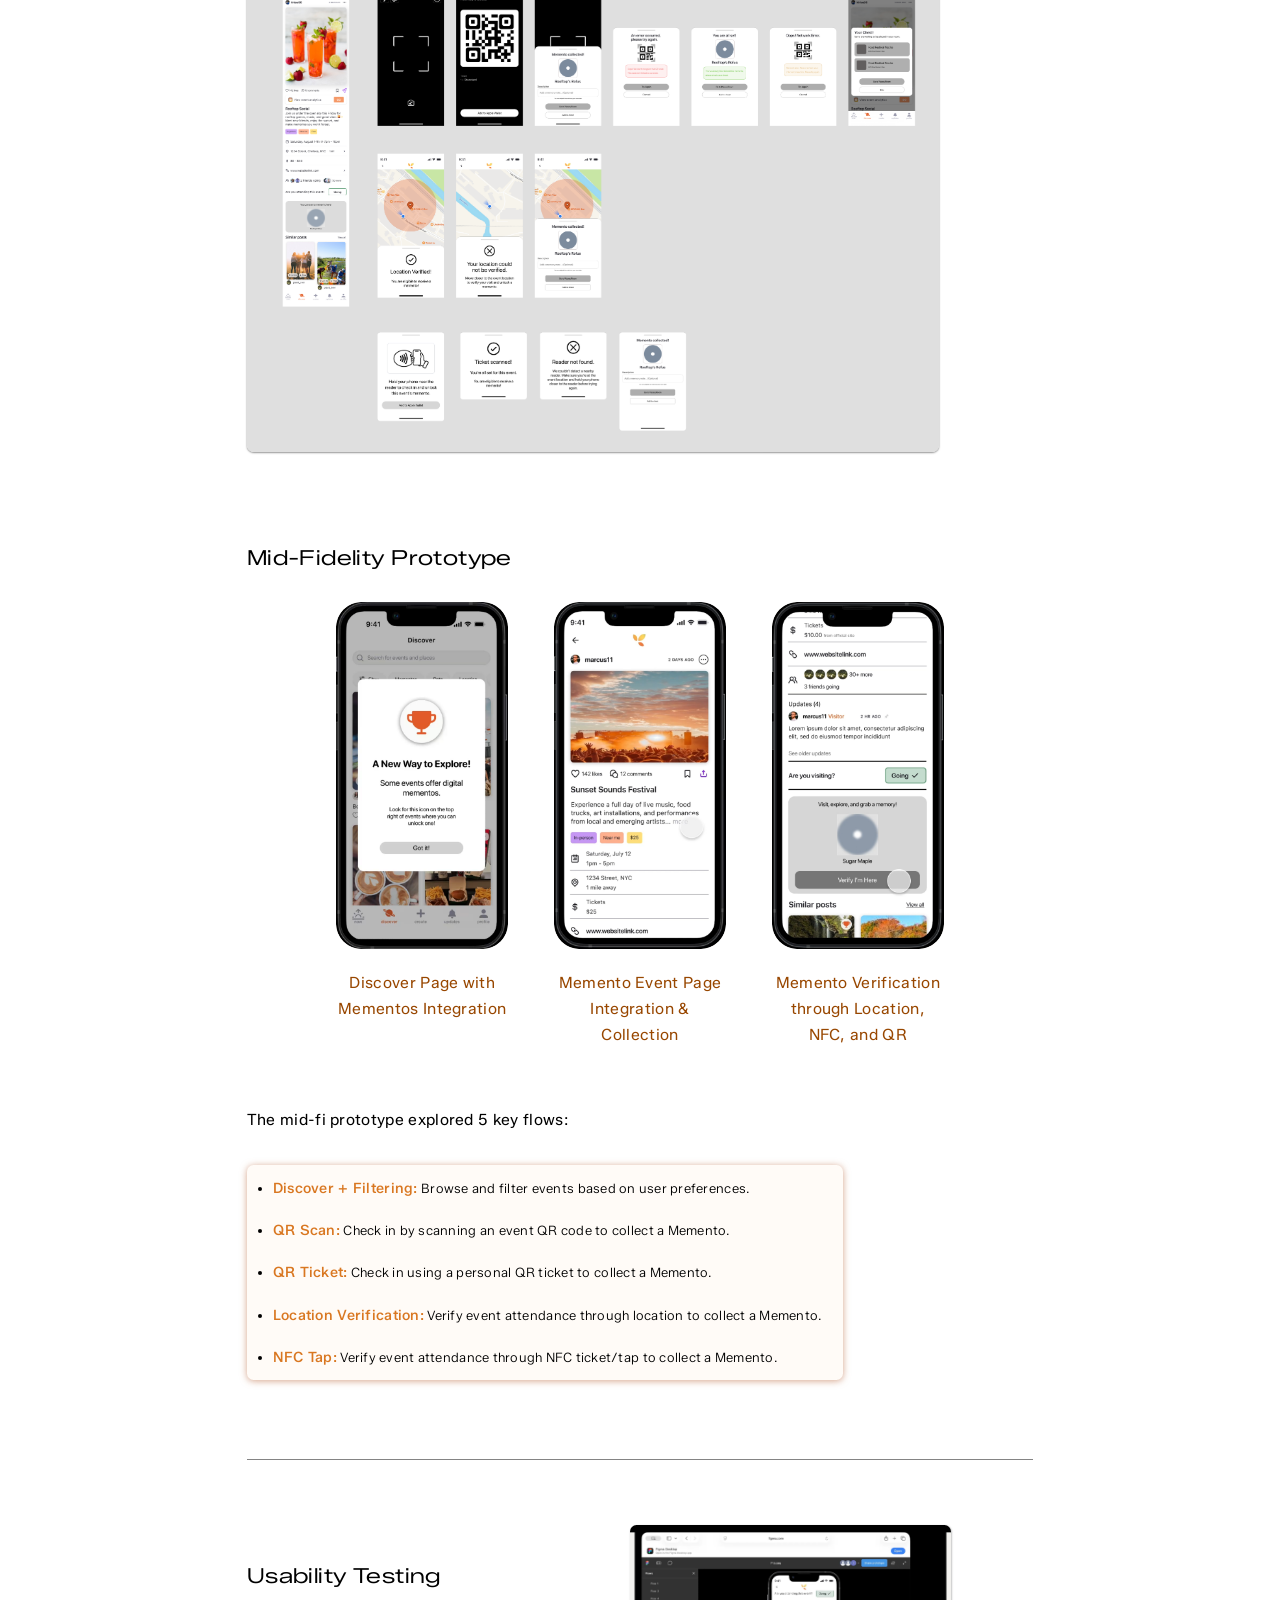
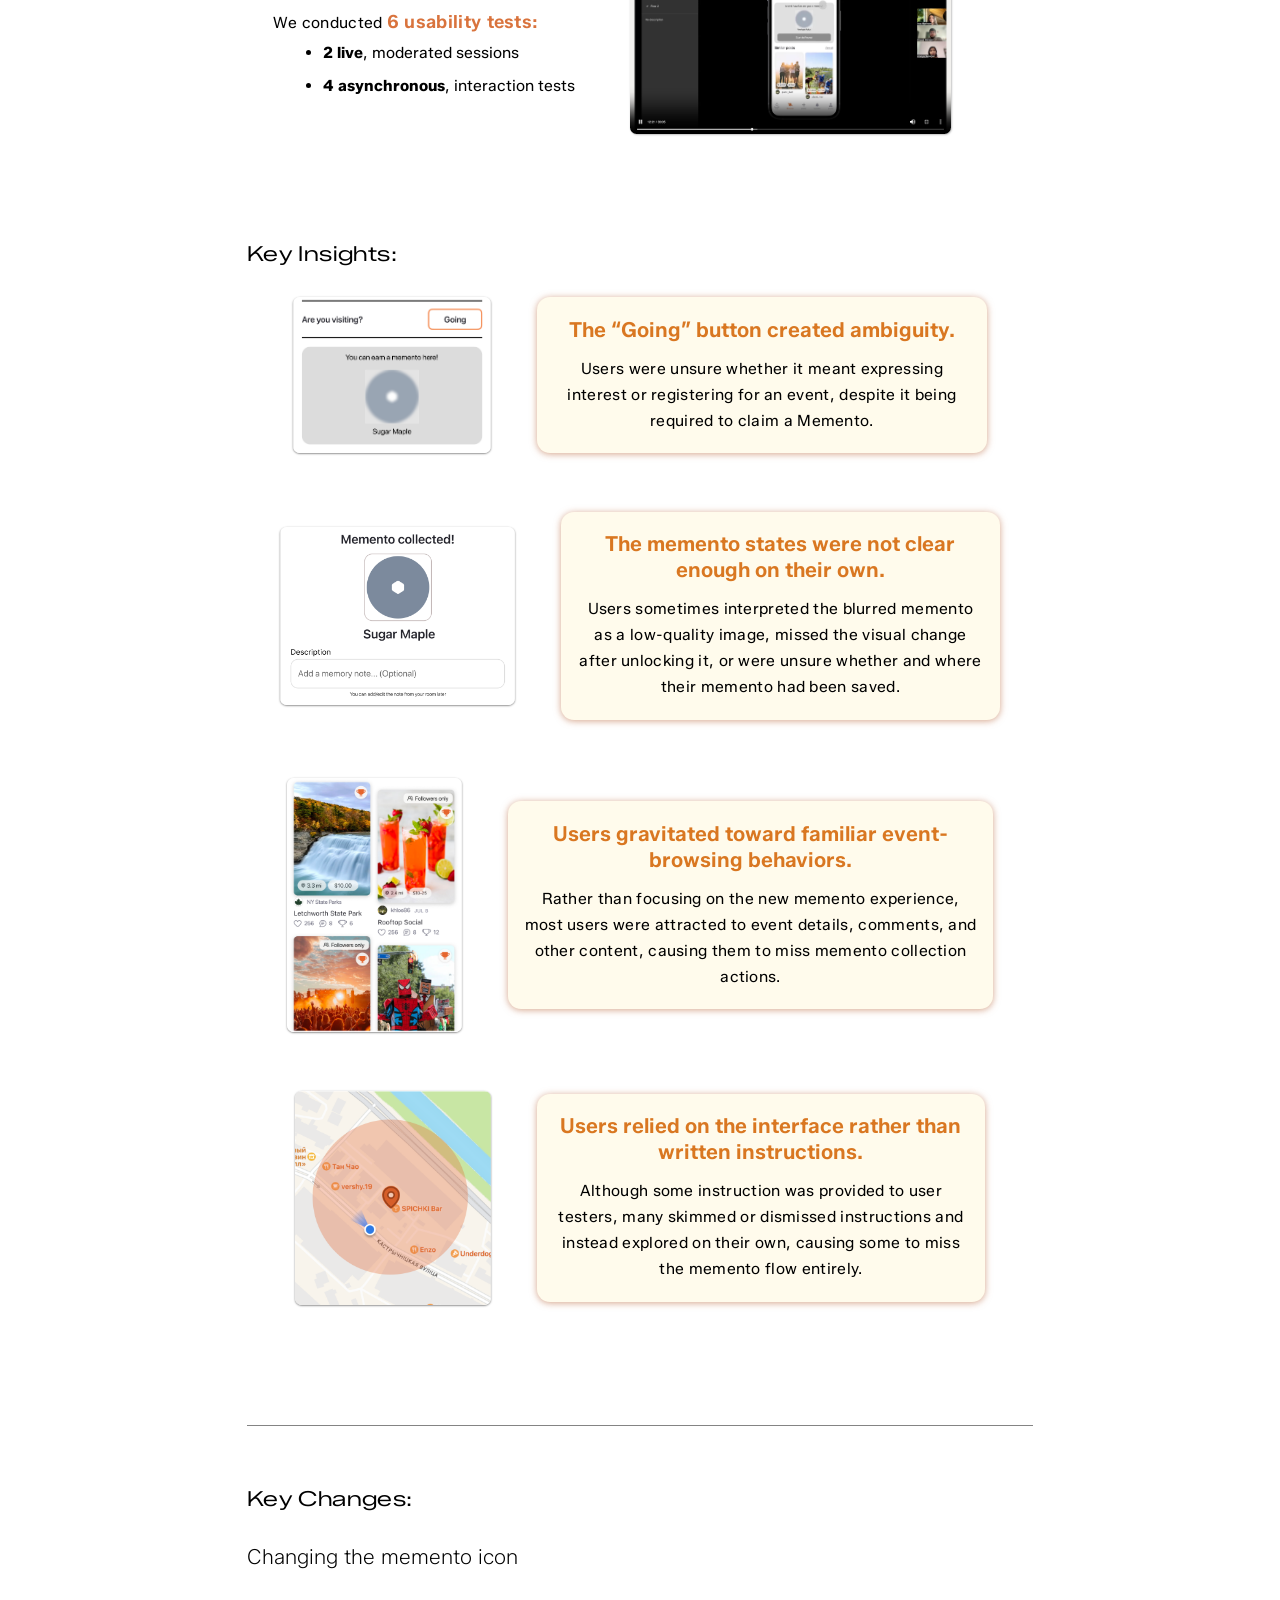
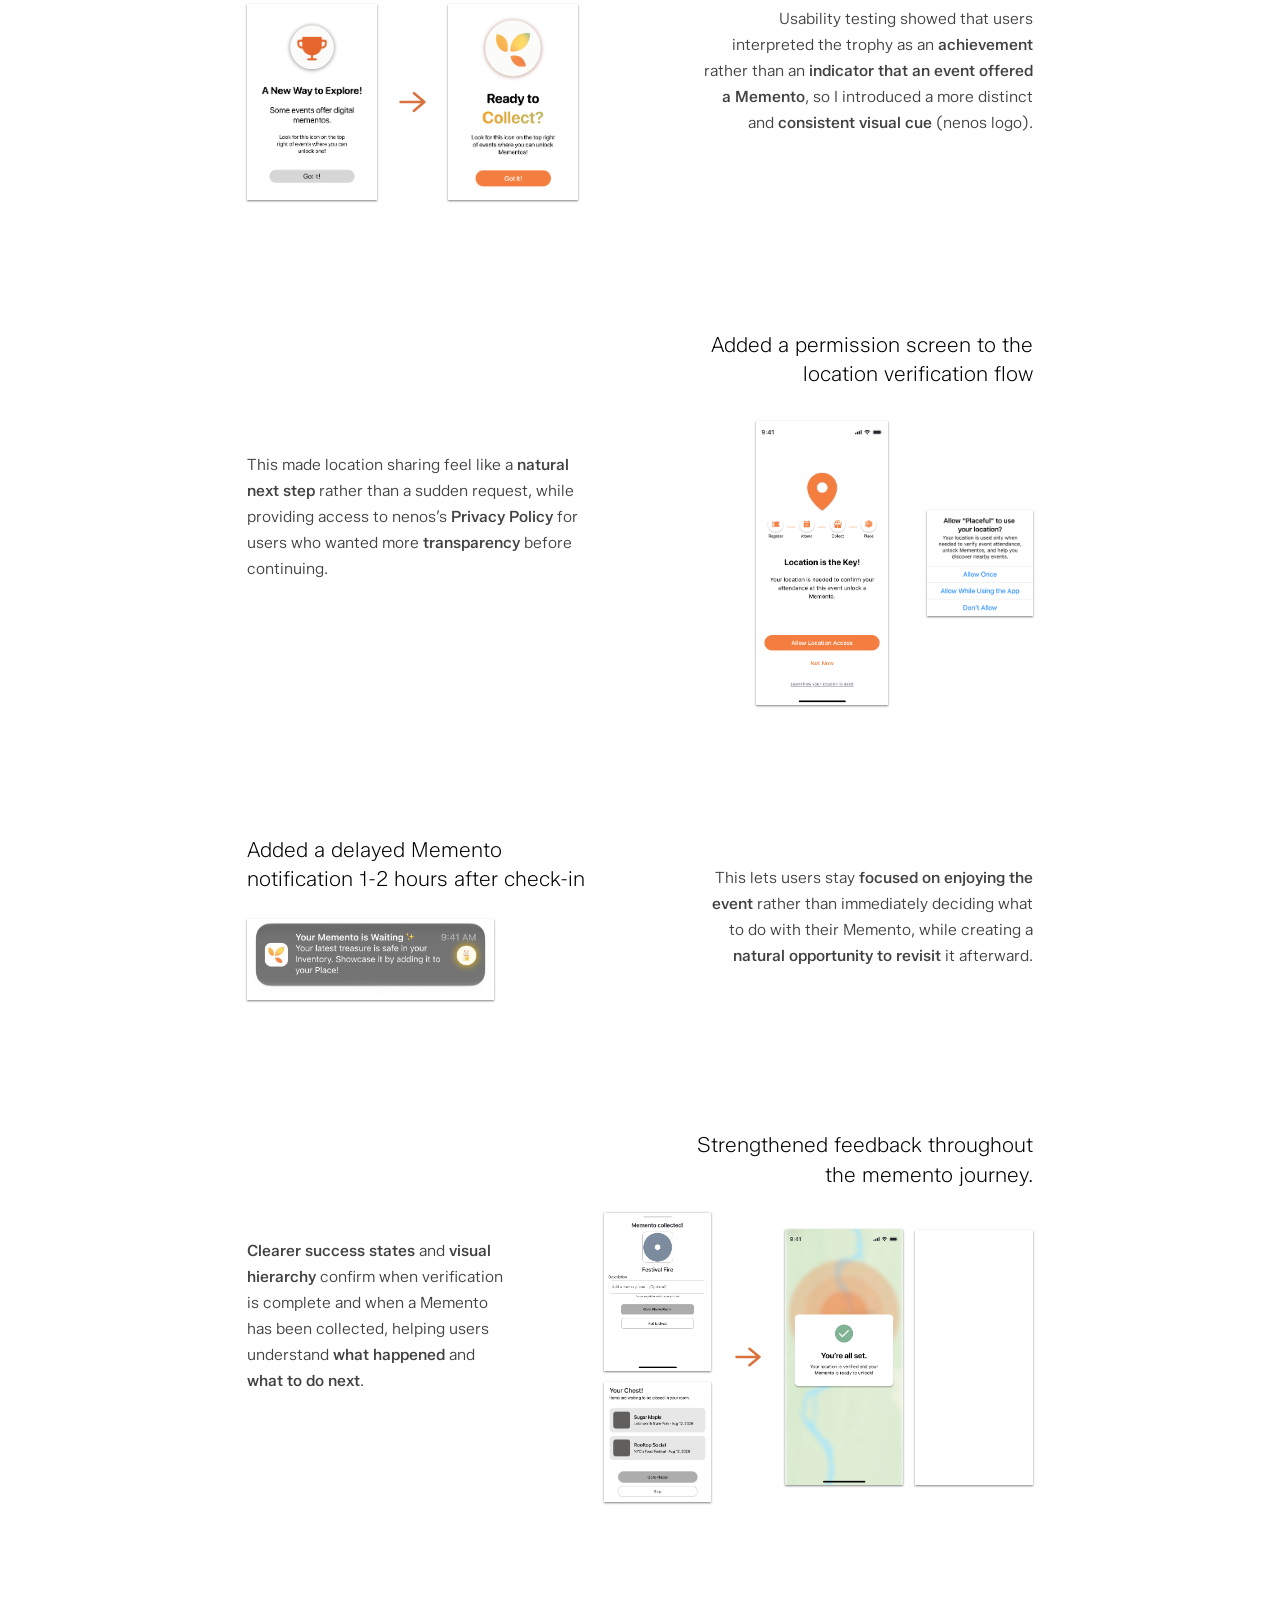
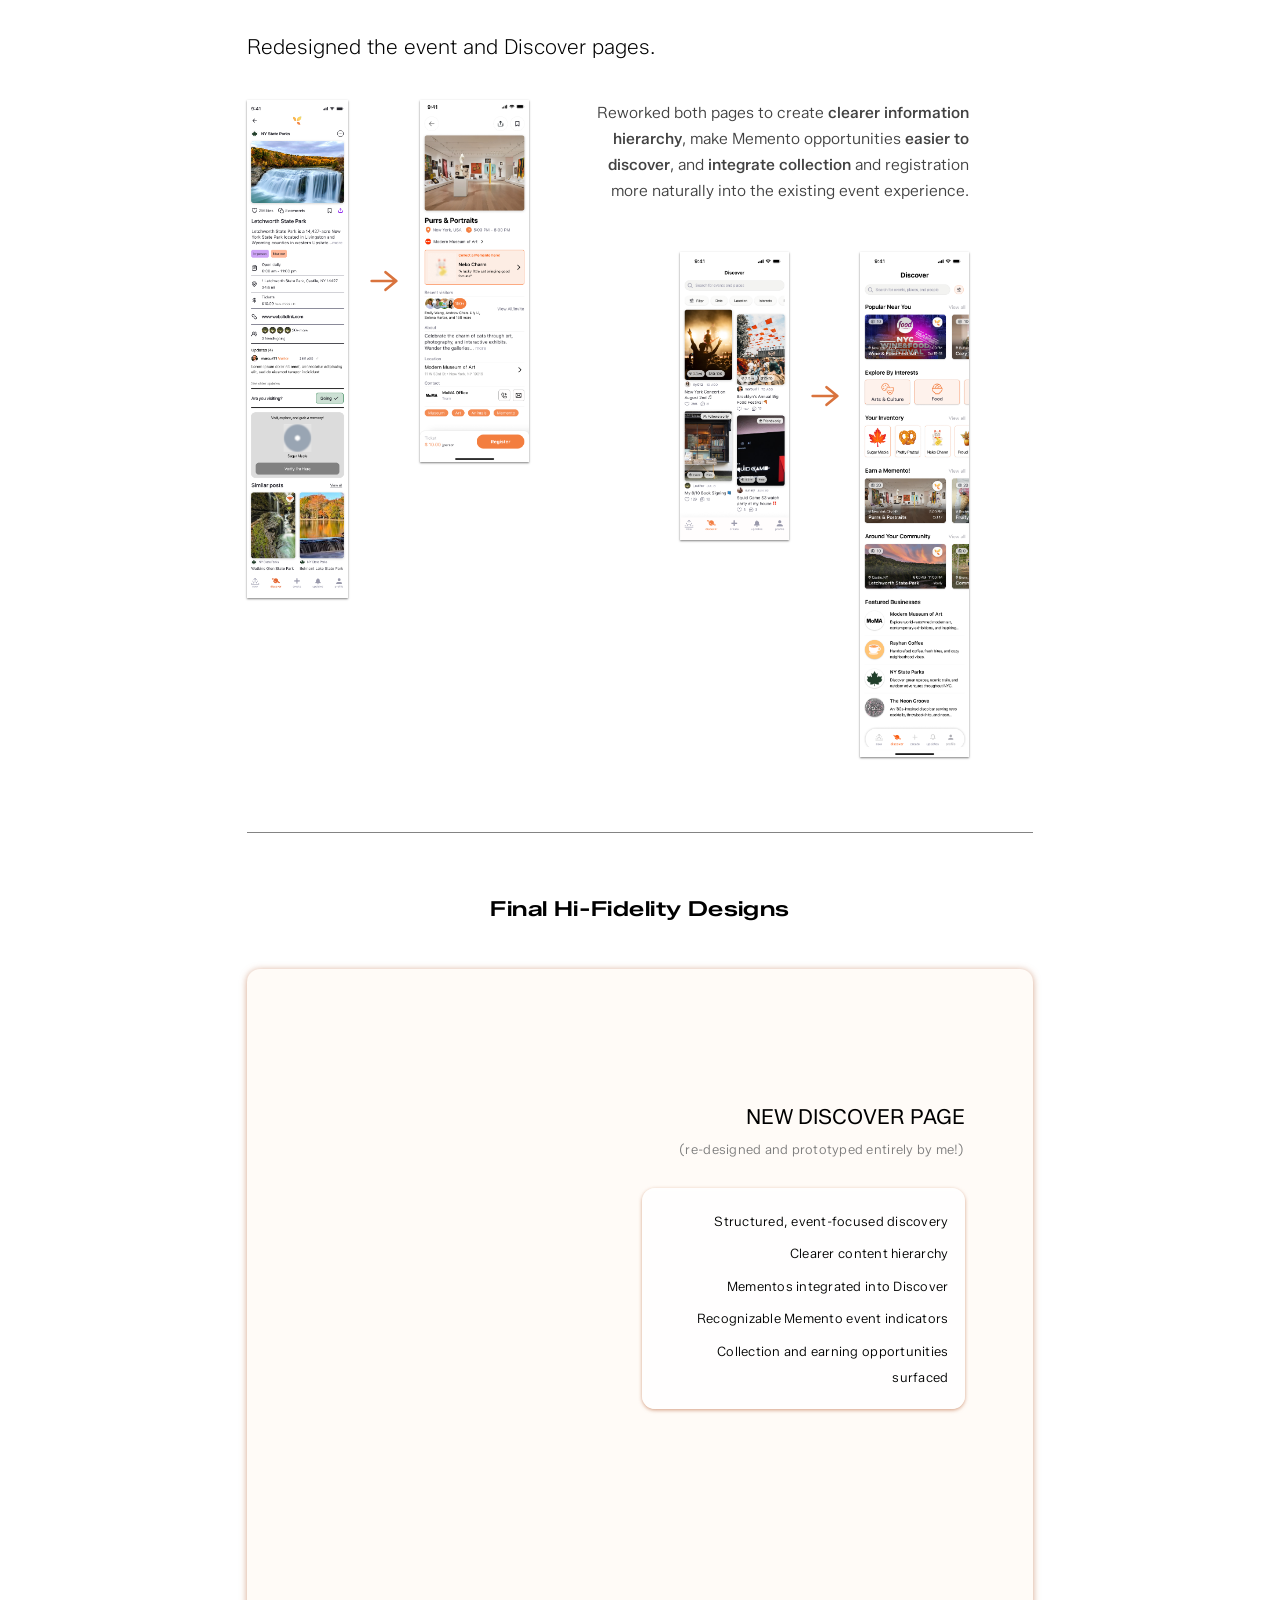
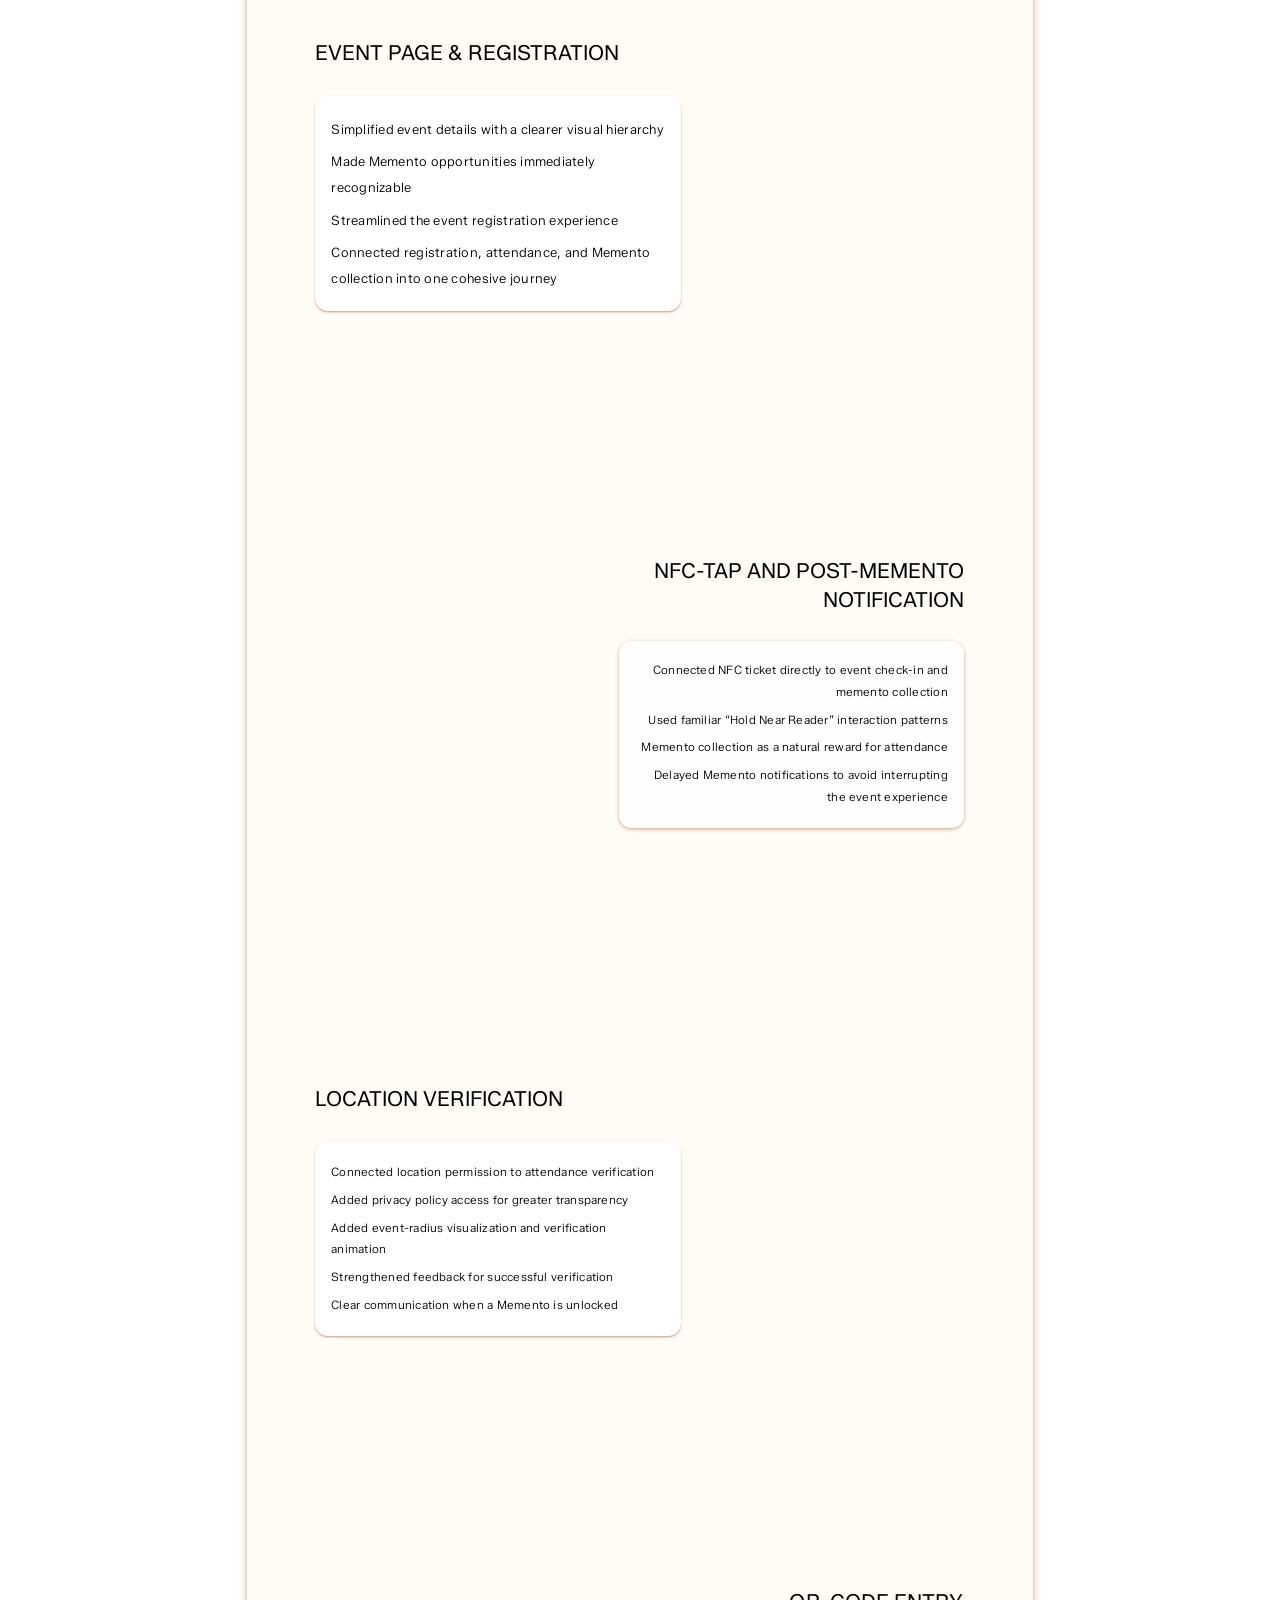
<file: placeful.html>
<!DOCTYPE html>
<html lang="en">
<head>
<meta charset="UTF-8">
<meta name="viewport" content="width=device-width, initial-scale=1.0">
<title>Placeful Case Study</title>
<link rel="preconnect" href="https://fonts.googleapis.com">
<link rel="preconnect" href="https://fonts.gstatic.com" crossorigin>
<link href="https://fonts.googleapis.com/css2?family=Baloo+2:wght@500;600;700;800&family=Newsreader:ital,wght@0,600&family=Tillana:wght@500&family=Zalando+Sans:ital,wght@0,300;0,400;0,500;1,300&family=Zalando+Sans+Expanded:wght@400;500;600;700&display=swap" rel="stylesheet">
<link rel="stylesheet" href="style.css">
<link rel="preload" href="Assets/ab_pink_star.png" as="image">
<link rel="icon" type="image/png" href="/Assets/ab_pink_star.png">
</head>
<body class="cs-body">

<!-- ============ MAIN SITE NAV ============ -->
<header class="site-nav case-main-nav" id="site-nav">
  <div class="case-main-nav-canvas">
<nav class="nav portfolio-nav" aria-label="Main navigation">
      <a class="nav-logo" href="index.html" aria-label="Go to home page"><img src="Assets/ab_star.png" alt="AB monogram logo"></a>
      <ul class="nav-links">
        <li><a href="index.html" class="nav-current">work</a></li>
        <li><a href="about.html">about</a></li>
        <li><a href="collage.html">collage</a></li>
        <li>
          <a href="https://docs.google.com/document/d/1TirXVIre3TSZLm0B2PwHUFP9qbT0IzNKVS-qZgrSqyw/edit?usp=sharing"
             target="_blank"
             rel="noopener noreferrer">
            resume
          </a>
        </li>
      </ul>
    </nav>
  </div>
</header>

<!-- ============ CASE STUDY SECONDARY NAV ============ -->
<div class="cs-subnav-wrap" id="cs-subnav-wrap">
  <nav class="cs-subnav" id="cs-subnav" aria-label="Case study sections">
    <button data-target="background" class="active">Background</button>
    <button data-target="research">Research</button>
    <button data-target="wireframes">Wireframes</button>
    <button data-target="testing">Testing</button>
    <button data-target="final">Final</button>
    <button data-target="reflection">Reflection</button>
  </nav>
</div>

<main>
<!-- ============ BACKGROUND SECTION ============ -->
<section class="cs-section" id="background">

  <!-- intro -->
  <div class="cs-intro">
    <div class="intro-hero shadow-card">
      <div class="intro-layer intro-bg-r">
        <img src="Assets/placeful_logo.png" alt="">
      </div>
      <div class="intro-layer intro-phones">
        <img src="Assets/placeful_cs/intro_phones.png" alt="Screenshots of the Placeful app showing a park detail page and a furnished virtual room">
      </div>
      <div class="intro-layer intro-bg-tl">
        <img src="Assets/placeful_logo.png" alt="">
      </div>
      <div class="intro-layer intro-bg-bl">
        <img src="Assets/placeful_logo.png" alt="">
      </div>
      <div class="intro-layer intro-leaf">
        <img src="Assets/placeful_logo.png" alt="">
      </div>
    </div>

    <div class="intro-details">
      <p class="intro-title">Placeful: A cozy, community-focused take on social media</p>
      <div class="intro-meta">
        <div class="intro-col role">
          <p class="intro-col-label">Role</p>
          <div class="intro-col-body">
            <p>Product Designer</p>
            <p>UX Researcher</p>
          </div>
        </div>
        <div class="intro-col tools">
          <p class="intro-col-label">Tools</p>
          <div class="intro-col-body">
            <p>Figma</p>
            <p>FigJam</p>
            <p>UserTesting</p>
            <p>Notion</p>
          </div>
        </div>
        <div class="intro-col team">
          <p class="intro-col-label">Team</p>
          <div class="intro-col-body">
            <p>9-person team:</p>
            <p>Product Designers Product Managers</p>
            <p>Mentors</p>
          </div>
        </div>
        <div class="intro-col duration">
          <p class="intro-col-label">Duration</p>
          <div class="intro-col-body intro-col-body--duration">
            <p>May 2026 - August 2026</p>
          </div>
        </div>
      </div>
    </div>
  </div>

  <!-- background copy + from bloom to placeful -->
  <div class="cs-bg-content">
    <div class="cs-divider"></div>

    <div class="cs-bg-top">
      <h2 class="cs-h1">Background</h2>
      <div class="cs-bg-group">
        <ul class="cs-bg-paras">
          <li>
            <span class="nenos-logo-inline"><img src="Assets/placeful_cs/nenos_logo.png" alt="nenos"></span>
            is a 501(c)(3) <span class="hl">nonprofit</span> rethinking what social media can look like when it's designed around <span class="hl">people</span> rather than <span class="hl">engagement metrics</span>.
          </li>
          <li>
            Their mission is to create an <span class="hl">ethical</span>, <span class="hl">community-focused</span> social platform centered around <span class="hl">human well-being</span> and <span class="hl">meaningful real-world connection</span>.
          </li>
        </ul>
        <div class="cs-pill-wrap">
          <p class="cs-pill">AD FREE &nbsp;&middot;&nbsp; CHRONOLOGICAL &nbsp;&middot;&nbsp; LOCAL-FIRST &nbsp;&middot;&nbsp; CALM BY DESIGN</p>
        </div>
      </div>
    </div>

    <div class="cs-bloom-block">
      <div class="cs-bloom-row">
        <div class="cs-bloom-text">
          <h2 class="cs-h1">From Bloom to Placeful</h2>
          <ul class="cs-bullets">
            <li><span class="hl-bright">Bloom</span>, nenos's previous app, helped users stay connected with friends and family while discovering events in their local communities.</li>
            <li>A central part of the experience was <span class="hl-bright">Discover</span>, which allowed users to browse event recommendations and find things happening nearby.</li>
          </ul>
        </div>
        <div class="cs-bloom-img">
          <img src="Assets/placeful_cs/old_discover.png" alt="Screenshot of Bloom's old Discover feed showing event recommendation cards">
        </div>
      </div>
    </div>

    <div class="cs-divider"></div>
  </div>

  <!-- the problem -->
  <div class="cs-problem-wrap">
    <div class="cs-problem">
      <div class="cs-problem-header">
        <h2 class="cs-problem-title">The Problem</h2>
        <div class="cs-problem-desc">
          <p class="desc-muted">Bloom could help people discover their community, but</p>
          <p class="desc-accent">gave them few ways to meaningfully participate in it.</p>
        </div>
      </div>

      <div class="cs-problem-cards">
        <div class="cs-problem-card">
          <div class="cs-problem-card-inner">
            <img class="cs-problem-icon" src="Assets/placeful_cs/icon_passive_discovery.svg" alt="" width="89" height="89">
            <div class="cs-problem-card-text">
              <p class="cs-problem-card-title">Passive discovery</p>
              <p>Users could find events, but there was little motivation within the product to actually engage with them.</p>
            </div>
          </div>
        </div>
        <div class="cs-problem-card">
          <div class="cs-problem-card-inner">
            <img class="cs-problem-icon" src="Assets/placeful_cs/icon_limited_participation.svg" alt="" width="86" height="86">
            <div class="cs-problem-card-text">
              <p class="cs-problem-card-title">Limited participation</p>
              <p>Beyond discovering events, posting, and messaging, there were few meaningful ways for users to interact with their community.</p>
            </div>
          </div>
        </div>
        <div class="cs-problem-card">
          <div class="cs-problem-card-inner">
            <img class="cs-problem-icon" src="Assets/placeful_cs/icon_disconnected_impact.svg" alt="" width="80" height="80">
            <div class="cs-problem-card-text">
              <p class="cs-problem-card-title">Disconnected offline impact</p>
              <p>Because event participation happened outside the app, nenos had limited visibility into whether discovery translated into real-world engagement.</p>
            </div>
          </div>
        </div>
      </div>
    </div>

    <div class="cs-divider"></div>
  </div>

  <!-- the solution (part 1) -->
  <div class="cs-solution-wrap">
    <div class="cs-solution-head">
      <h2 class="cs-problem-title">The Solution</h2>
      <div class="cs-solution-desc">
        <p class="sol-desc-line1">From discovering your community to...</p>
        <p class="sol-desc-line2">becoming a part of it!</p>
      </div>
    </div>

    <p class="cs-solution-copy">
      <span class="placeful-logo-inline"><img src="Assets/placeful_cs/placeful_wordmark.png" alt="Placeful"></span>
      is a completely new social experience that would build on Bloom's community-focused mission while creating a stronger connection between users' digital identities and their real-world experiences.
    </p>

    <div class="cs-solution-row">
      <div class="cs-solution-room">
        <img class="room-main" src="Assets/placeful_cs/sol_room.png" alt="Isometric illustration of a cozy bedroom with a bed, desk, and bookshelf">
        <span class="cs-solution-room-sticker"><img src="Assets/placeful_cs/sol_housewarming_plant.png" alt=""></span>
      </div>
      <div class="cs-solution-mementos">
        <img src="Assets/placeful_cs/mementos_examples.png" alt="Six collectible memento icons users can earn: Sugar Maple, Neko Charm, Pretty Pretzel, Cozy Plant, Cool Camera, and Mr. Mike, each glowing on a white tile">
      </div>
    </div>
  </div>

  <!-- center of places -->
  <div class="cs-places-wrap">
    <div class="cs-places-desc">
      <p class="cs-places-heading">
        <span>At the center of</span>
        <span class="cs-places-logo-inline"><img src="Assets/placeful_cs/placeful_wordmark.png" alt="Placeful"></span>
        <span>is <span class="cs-places-serif">Places</span>:</span>
      </p>
      <p class="cs-places-copy">
        <span class="hl">Places</span> reimagines the traditional social media profile as a customizable 2D space, called a <span class="hl">&#8220;Place&#8221;</span>, representing <span class="hl">where</span> a user goes, <span class="hl">what</span> they <span class="hl">experience</span>, and the <span class="hl">communities</span> they participate in.
      </p>
      <p class="cs-places-copy">
        Users can populate their <span class="hl">&#8220;Place&#8221;</span> by attending events and earning <span class="hl">&#8220;Mementos&#8221;</span>: digital souvenirs that represent their real-world experiences and memories.
      </p>
    </div>

    <div class="cs-pill-wrap">
      <p class="cs-places-flow">Discover <span class="arrow">&rarr;</span> Attend <span class="arrow">&rarr;</span> Verify <span class="arrow">&rarr;</span> Collect a Memento <span class="arrow">&rarr;</span> Build your Place</p>
    </div>
  </div>

  <!-- our challenge -->
  <div class="cs-challenge-band">
    <div class="cs-challenge-wrap">
      <div class="cs-divider"></div>
      <div class="cs-challenge">
        <h2 class="cs-h1">Our Challenge</h2>
        <div class="cs-challenge-card">
          <p>
            Bring <span class="cs-places-serif cs-challenge-serif">Places</span> to life by designing how users would <span class="cs-challenge-hl">create</span> their Places, <span class="cs-challenge-hl">collect</span> Mementos, and <span class="cs-challenge-hl">interact</span> with this new experience.
          </p>
        </div>
      </div>
      <div class="cs-divider"></div>
    </div>
  </div>

  <!-- initial research: user personas -->
  <div class="cs-research-wrap">
    <h2 class="cs-h1" id="research-trigger">Initial Research</h2>

    <div class="cs-personas">
      <h3 class="cs-personas-title">User Personas:</h3>

      <div class="cs-persona-row cs-persona-row--left cs-persona-row--jodie">
        <img src="Assets/placeful_cs/persona_jodie.png" alt="User persona: Jodie Combs, &quot;The Local,&quot; age 32, a burnt-out millennial social worker in Tampa, FL who keeps her social media private but wants to connect more with her local community. Personality spectrum: introvert-leaning, analytical, busy, messy, independent, passive, safe. Tags: Stressed, Goal-oriented, Exploratory.">
        <ul class="cs-personas-desc">
          <li>Developed 3 user personas to understand the app&rsquo;s diverse user base through different perspectives.</li>
        </ul>
      </div>
      <div class="cs-persona-row cs-persona-row--right">
        <img src="Assets/placeful_cs/persona_chelsea.png" alt="User persona: Chelsea Jones, &quot;The Traveler,&quot; age 28, a Gen Z nurse in Orlando, FL who travels 3-4 times a year seeking spontaneous, authentic experiences and dislikes social media's focus on showing off. Personality spectrum: introvert-leaning, analytical, moderately busy, organized, independent, passive, safe. Tags: Authentic, Spontaneous, Intentional.">
      </div>
      <div class="cs-persona-row cs-persona-row--left">
        <img src="Assets/placeful_cs/persona_miles.png" alt="User persona: Miles Solano, &quot;The Explorer,&quot; age 25, a Gen Z freelance photographer in Miami, FL who curates his social posts like a personal diary and avoids doom-scrolling. Personality spectrum: extrovert-leaning, creative, time rich, messy, balanced independent/team player, active, risky. Tags: Intentional, Curated, Aspirational.">
      </div>
    </div>

    <div class="cs-journey">
      <h3 class="cs-personas-title">User Journey:</h3>
      <div class="cs-journey-img">
        <img src="Assets/placeful_cs/user_journey.png" alt="User journey map across six steps (Awareness, Consideration, Onboarding, Exploration, Participation, Reflection/Feedback), each broken into user actions, goals and experiences, feelings and thoughts, pain points, and opportunities, captured as sticky notes">
      </div>
    </div>

    <div class="cs-flows-wrap">
      <h3 class="cs-personas-title">User Flows:</h3>
      <div class="cs-flows-row">
        <div class="cs-flows-col cs-flows-col-left">
          <ul class="cs-flows-desc">
            <li>Mapped end-to-end user flows to understand how users would navigate through Placeful, from discovering and attending events to verifying their participation, collecting Mementos, and adding them to their Place</li>
          </ul>
          <div class="cs-flow-img cs-flow-img--1">
            <img src="Assets/placeful_cs/user_flow1.png" alt="Flow 1: Onboarding. Input user information, opt in to create a Place, select a style (basement, garage, etc. from the Places overview doc, starting with an empty room and unpacked-boxes starter items), and customize the Place with pets and ambient elements">
          </div>
        </div>
        <div class="cs-flows-col cs-flows-col-right">
          <div class="cs-flow-img cs-flow-img--2">
            <img src="Assets/placeful_cs/user_flow2.png" alt="Flow 2: Adding a Memento after an event is completed. Scan QR code, earn Memento and add description, connect to post">
          </div>
          <div class="cs-flow-img cs-flow-img--3">
            <img src="Assets/placeful_cs/user_flow3.png" alt="Flow 3: Messaging people to go to an event. Open chat history or event to open registered people, click on chat or new chat; if clicking an existing chat, send message; if starting a new chat, add people/person then send message">
          </div>
        </div>
      </div>
    </div>

    <div class="cs-key-question-wrap">
      <div class="cs-key-question">
        <p class="kq-label">Key Question:</p>
        <p class="kq-text">How can we drive engagement without over-gamifying the experience?</p>
      </div>
    </div>
  </div>

  <div class="cs-final-divider-wrap">
    <div class="cs-divider"></div>
  </div>

</section>

<!-- ============ RESEARCH SECTION ============ -->
<section class="cs-section" id="research">

  <div class="cs-divide-wrap">
    <h2 class="cs-h1">Divide and Conquer</h2>

    <div class="cs-divide-content">
      <p class="cs-divide-intro">To tackle the scope of Placeful, we divided the experience into <span class="hl-focus">three focus areas</span>:</p>
      <div class="cs-focus-row">
        <div class="cs-focus-col">
          <p class="cs-focus-title">PROFILE &amp; ONBOARDING</p>
          <div class="cs-focus-card"><p>Creating an onboarding experience that sets users up for success after they earn a memento.</p></div>
        </div>
        <div class="cs-focus-col">
          <p class="cs-focus-title">SHARING &amp; CUSTOMIZATION</p>
          <div class="cs-focus-card"><p>Designing a personalized experience where users can curate their Place.</p></div>
        </div>
        <div class="cs-focus-col">
          <p class="cs-focus-title">DISCOVER &amp; COLLECT</p>
          <div class="cs-focus-card cs-focus-card--active"><p>Verifies visits, crafts a memento-arrival UX, and frames the experience before, during, and after.</p></div>
        </div>
      </div>
    </div>

    <div class="cs-assigned-content">
      <p class="cs-divide-intro">My design partner and I were assigned to <span class="hl-assigned">Discover &amp; Collect</span>, we focused on:</p>
      <div class="cs-icon-row">
        <div class="cs-icon-card">
          <img src="Assets/placeful_cs/icon_event_discovery.svg" alt="" class="cs-icon-card-icon">
          <p class="cs-icon-card-title">Event discovery</p>
        </div>
        <div class="cs-icon-card">
          <img src="Assets/placeful_cs/icon_memento_collection.svg" alt="" class="cs-icon-card-icon">
          <p class="cs-icon-card-title">Memento collection</p>
        </div>
        <div class="cs-icon-card">
          <img src="Assets/placeful_cs/icon_integration.svg" alt="" class="cs-icon-card-icon">
          <p class="cs-icon-card-title">Integration into existing app flows</p>
        </div>
      </div>
    </div>
  </div>

  <div class="cs-subproblems-wrap">
    <h2 class="cs-h1">Sub-Problem Statements</h2>
    <ul class="cs-subproblems">
      <li><span class="hl-sub">Verification:</span> How does the system know the user was there across venue types, ranging from a ticketed music festival to a state park with no staff or infrastructure?</li>
      <li><span class="hl-sub">Timing:</span> When does the &ldquo;memento&rdquo; arrive, and what does the arrival feel like?</li>
      <li><span class="hl-sub">Framing:</span> Where does the &ldquo;memento&rdquo; appear in the interface before, during, and after the visit?</li>
    </ul>
  </div>

  <div class="cs-research-close-wrap">
    <div class="cs-divider"></div>
  </div>

</section>

<!-- ============ WIREFRAMES SECTION ============ -->
<section class="cs-section" id="wireframes">

  <div class="cs-mockups-wrap">
    <h2 class="cs-h1" id="wireframes-trigger">Initial Mock-Ups</h2>
    <div class="cs-wireframe-img cs-wireframe-img--1">
      <img src="Assets/placeful_cs/wireframes_lofi1.png" alt="Low-fidelity wireframes: memento scanner onboarding screens, QR code scan and camera flow, success/error/duplicate states, and the Discover feed">
    </div>
  </div>

  <div class="cs-lofi-wrap">
    <h2 class="cs-h1">Low-Fidelity Wireframes</h2>
    <div class="cs-wireframe-img cs-wireframe-img--2">
      <img src="Assets/placeful_cs/wireframes_lofi2.png" alt="Low-fidelity wireframes: event detail page, QR/NFC scan flow, location verification, memento-collected confirmation, and chest inventory screens">
    </div>
  </div>

  <div class="cs-midfi-wrap">
    <h2 class="cs-h1">Mid-Fidelity Prototype</h2>
    <div class="cs-midfi-row">
      <div class="cs-midfi-card">
        <img src="Assets/placeful_cs/midfi_discover_short.png" alt="Discover page with a modal explaining that some events offer digital mementos, with an icon shown on qualifying event cards">
        <p class="cs-midfi-caption">Discover Page with Mementos Integration</p>
      </div>
      <div class="cs-midfi-card">
        <img src="Assets/placeful_cs/midfi_memento_collect.png" alt="Event page for Sunset Sounds Festival showing event details, ticket info, and RSVP">
        <p class="cs-midfi-caption">Memento Event Page Integration &amp; Collection</p>
      </div>
      <div class="cs-midfi-card">
        <img src="Assets/placeful_cs/midfi_full_short.png" alt="Event page bottom section showing RSVP status and a Verify I'm Here button to collect the Sugar Maple memento">
        <p class="cs-midfi-caption">Memento Verification through Location, NFC, and QR</p>
      </div>
    </div>
  </div>

  <div class="cs-keyflows-wrap">
    <p class="cs-midfi-intro">The mid-fi prototype explored 5 key flows:</p>
    <div class="cs-keyflows-card">
      <ul class="cs-keyflows-list">
        <li><span class="hl-keyflow">Discover + Filtering</span><span class="hl-keyflow">:</span> Browse and filter events based on user preferences.</li>
        <li><span class="hl-keyflow">QR Scan</span><span class="hl-keyflow">:</span> Check in by scanning an event QR code to collect a Memento.</li>
        <li><span class="hl-keyflow">QR Ticket</span><span class="hl-keyflow">:</span> Check in using a personal QR ticket to collect a Memento.</li>
        <li><span class="hl-keyflow">Location Verification</span><span class="hl-keyflow">:</span> Verify event attendance through location to collect a Memento.</li>
        <li><span class="hl-keyflow">NFC Tap</span><span class="hl-keyflow">:</span> Verify event attendance through NFC ticket/tap to collect a Memento.</li>
      </ul>
    </div>
  </div>

  <div class="cs-wireframes-close-wrap">
    <div class="cs-divider"></div>
  </div>

</section>

<!-- ============ TESTING SECTION ============ -->
<section class="cs-section" id="testing">

  <div class="cs-usability-wrap">
    <div class="cs-usability-row">
      <div class="cs-usability-text">
        <h2 class="cs-h1" id="testing-trigger">Usability Testing</h2>
        <p class="cs-usability-intro">We conducted <span class="hl-usability">6 usability tests:</span></p>
        <ul class="cs-usability-list">
          <li><strong>2 live</strong>, moderated sessions</li>
          <li><strong>4 asynchronous</strong>, interaction tests</li>
        </ul>
      </div>
      <div class="cs-usability-img">
        <img src="Assets/placeful_cs/testing_inna_test.png" alt="Figma prototype testing session showing the Placeful flow with participant video call thumbnails">
      </div>
    </div>
  </div>

  <div class="cs-insights-wrap">
    <h2 class="cs-h1">Key Insights:</h2>

    <div class="cs-insight-row">
      <div class="cs-insight-img" style="width:305px;"><img src="Assets/placeful_cs/testing_going_button.png" alt="Are you visiting? section with a Going button above a You can earn a memento here prompt for Sugar Maple"></div>
      <div class="cs-insight-card">
        <p class="cs-insight-title">The &ldquo;Going&rdquo; button created ambiguity.</p>
        <p class="cs-insight-body">Users were unsure whether it meant expressing interest or registering for an event, despite it being required to claim a Memento.</p>
      </div>
    </div>

    <div class="cs-insight-row cs-insight-row--reverse">
      <div class="cs-insight-card" style="width:676px;">
        <p class="cs-insight-title">The memento states were not clear enough on their own.</p>
        <p class="cs-insight-body">Users sometimes interpreted the blurred memento as a low-quality image, missed the visual change after unlocking it, or were unsure whether and where their memento had been saved.</p>
      </div>
      <div class="cs-insight-img" style="width:362px;"><img src="Assets/placeful_cs/testing_memento_collected.png" alt="Memento collected confirmation screen for Sugar Maple with a description field"></div>
    </div>

    <div class="cs-insight-row">
      <div class="cs-insight-img" style="width:270px;"><img src="Assets/placeful_cs/testing_discover_grid.png" alt="Discover feed grid of event cards including Letchworth State Park and Rooftop Social"></div>
      <div class="cs-insight-card" style="width:747px;">
        <p class="cs-insight-title">Users gravitated toward familiar event-browsing behaviors.</p>
        <p class="cs-insight-body">Rather than focusing on the new memento experience, most users were attracted to event details, comments, and other content, causing them to miss memento collection actions.</p>
      </div>
    </div>

    <div class="cs-insight-row cs-insight-row--reverse">
      <div class="cs-insight-card" style="width:689px;">
        <p class="cs-insight-title">Users relied on the interface rather than written instructions.</p>
        <p class="cs-insight-body">Although some instruction was provided to user testers, many skimmed or dismissed instructions and instead explored on their own, causing some to miss the memento flow entirely.</p>
      </div>
      <div class="cs-insight-img" style="width:302px;"><img src="Assets/placeful_cs/testing_map.png" alt="Map with a location radius around a venue used for location-based memento verification"></div>
    </div>
  </div>

  <div class="cs-testing-close-wrap">
    <div class="cs-divider"></div>
  </div>

</section>

<!-- ============ FINAL SECTION ============ -->
<section class="cs-section" id="final">

  <div class="cs-changes-wrap">
    <h2 class="cs-h1">Key Changes:</h2>

    <!-- Row 1: Changing the memento icon -->
    <div class="fc-row" style="margin-top:45px; gap:87px;">
      <div style="width:511.86px; display:flex; flex-direction:column; gap:50px;">
        <p class="fc-heading">Changing the memento icon</p>
        <div style="display:flex; align-items:center; gap:31px;">
          <img class="fc-img" src="Assets/placeful_cs/final_old_disc_modal.png" alt="Old Discover modal using a trophy icon to indicate an event offers a digital memento" style="width:201px; height:301px;">
          <img class="fc-arrow" src="Assets/placeful_cs/icon_arrow_right.svg" alt="">
          <img class="fc-img" src="Assets/placeful_cs/final_discover_modal_new.png" alt="New Discover modal using the nenos leaf logo to indicate an event offers a digital memento" style="width:201px; height:301px;">
        </div>
      </div>
      <p class="fc-desc" style="width:511.86px; text-align:right;">Usability testing showed that users interpreted the trophy as an <strong>achievement</strong> rather than an <strong>indicator that an event offered a Memento</strong>, so I introduced a more distinct and <strong>consistent visual cue</strong> (nenos logo).</p>
    </div>

    <!-- Row 2: Added a permission screen to the location verification flow -->
    <div class="fc-row" style="margin-top:200px;">
      <p class="fc-desc" style="width:511.86px;">This made location sharing feel like a <strong>natural next step</strong> rather than a sudden request, while providing access to nenos&rsquo;s <strong>Privacy Policy</strong> for users who wanted more <strong>transparency</strong> before continuing.</p>
      <div style="width:599px; display:flex; flex-direction:column; align-items:flex-end; gap:50px; margin-left:auto;">
        <p class="fc-heading" style="text-align:right;">Added a permission screen to the location verification flow</p>
        <div style="display:flex; align-items:center; gap:61px;">
          <img class="fc-img" src="Assets/placeful_cs/final_loc_permission.png" alt="Location is the Key screen explaining that location is needed to confirm event attendance and unlock a Memento" style="width:202px; height:437px;">
          <img class="fc-img" src="Assets/placeful_cs/final_ios_permission_loc.png" alt="iOS system prompt asking to allow Placeful to use your location" style="width:163px; height:163px;">
        </div>
      </div>
    </div>

    <!-- Row 3: Added a delayed Memento notification -->
    <div class="fc-row" style="margin-top:200px; gap:42px;">
      <div style="width:570px; display:flex; flex-direction:column; gap:40px;">
        <p class="fc-heading" style="width:551px;">Added a delayed Memento notification 1-2 hours after check-in</p>
        <img class="fc-img" src="Assets/placeful_cs/final_memento_notification.png" alt="Push notification reading Your Memento is Waiting, your latest treasure is safe in your inventory" style="width:380px; height:125px;">
      </div>
      <p class="fc-desc" style="width:511.86px; text-align:right;">This lets users stay <strong>focused on enjoying the event</strong> rather than immediately deciding what to do with their Memento, while creating a <strong>natural opportunity to revisit</strong> it afterward.</p>
    </div>

    <!-- Row 4: Strengthened feedback throughout the memento journey -->
    <div class="fc-row" style="margin-top:200px; gap:31px;">
      <p class="fc-desc" style="width:395px; text-align:left;"><strong>Clearer success states</strong> and <strong>visual hierarchy</strong> confirm when verification is complete and when a Memento has been collected, helping users understand <strong>what happened</strong> and <strong>what to do next</strong>.</p>
      <div style="width:702px; display:flex; flex-direction:column; align-items:flex-end; gap:35px; margin-left:auto;">
        <p class="fc-heading" style="text-align:right; width:523px;">Strengthened feedback throughout the memento journey.</p>
        <div style="display:flex; align-items:center; gap:35px;">
          <div style="display:flex; flex-direction:column; gap:17px; width:165.6px;">
            <img class="fc-img" src="Assets/placeful_cs/final_old_memento_collected.png" alt="Old memento-collected card" style="width:165.6px; height:245px;">
            <img class="fc-img" src="Assets/placeful_cs/final_old_chest.png" alt="Old chest inventory screen" style="width:165.6px; height:185px;">
          </div>
          <img class="fc-arrow" src="Assets/placeful_cs/icon_arrow_right.svg" alt="" style="width:43.6px; height:43.6px;">
          <div style="display:flex; align-items:flex-end; gap:19px;">
            <img class="fc-img" src="Assets/placeful_cs/final_loc_verified_new.png" alt="New You're all set confirmation screen after location verification" style="width:181.6px; height:393px;">
            <video class="fc-img" src="Assets/placeful_cs/final_animated_memento.mp4" style="width:181.4px; height:392px; object-fit:cover;" autoplay loop muted playsinline></video>
          </div>
        </div>
      </div>
    </div>

    <!-- Row 5: Redesigned the event and Discover pages -->
    <div style="margin-top:200px; display:flex; flex-direction:column; gap:60px;">
      <p class="fc-heading">Redesigned the event and Discover pages.</p>
      <div style="display:flex; align-items:flex-start; gap:83px; flex-wrap:wrap;">
        <div style="display:flex; align-items:flex-start; gap:32px;">
          <img class="fc-img" src="Assets/placeful_cs/final_old_event_design.png" alt="Old event page design" style="width:156px; height:765px;">
          <div style="display:flex; align-items:center; gap:32px;">
            <img class="fc-arrow" src="Assets/placeful_cs/icon_arrow_right.svg" alt="">
            <img class="fc-img" src="Assets/placeful_cs/final_new_event.png" alt="New event page design with clearer Memento opportunity and registration" style="width:168px; height:556px;">
          </div>
        </div>
        <div style="width:594px; max-width:100%; display:flex; flex-direction:column; align-items:flex-end; gap:74px;">
          <p class="fc-desc" style="text-align:right;">Reworked both pages to create <strong>clearer information hierarchy</strong>, make Memento opportunities <strong>easier to discover</strong>, and <strong>integrate collection</strong> and registration more naturally into the existing event experience.</p>
          <div style="display:flex; align-items:flex-start; gap:32px;">
            <div style="display:flex; align-items:center; gap:32px;">
              <img class="fc-img" src="Assets/placeful_cs/final_old_design_discover.png" alt="Old Discover page design" style="width:167px; height:442px;">
              <img class="fc-arrow" src="Assets/placeful_cs/icon_arrow_right.svg" alt="">
            </div>
            <img class="fc-img" src="Assets/placeful_cs/final_new_discover.png" alt="New Discover page design with clearer information hierarchy and Memento inventory" style="width:167px; height:776px;">
          </div>
        </div>
      </div>
    </div>
  </div>

  <div class="cs-final-close-wrap">
    <div class="cs-divider"></div>
  </div>

  <div class="cs-hifi-wrap">
    <h2 class="cs-problem-title" id="final-trigger">Final Hi-Fidelity Designs</h2>

    <div class="cs-hifi-bg">
    <div class="cs-hifi-rows">
      <!-- Row 1: New Discover Page -->
      <div class="hifi-row" style="gap:188px;">
        <div class="hifi-video" style="width:315px; height:623px;">
          <video src="Assets/placeful_cs/hifi_discover_flow.mp4" autoplay loop muted playsinline></video>
        </div>
        <div class="hifi-text" style="width:496px; gap:40px;">
          <div class="hifi-header">
            <p class="hifi-title">NEW DISCOVER PAGE</p>
            <p class="hifi-subtitle">(re-designed and prototyped entirely by me!)</p>
          </div>
          <div class="hifi-card">
            <p>Structured, event-focused discovery</p>
            <p>Clearer content hierarchy</p>
            <p>Mementos integrated into Discover</p>
            <p>Recognizable Memento event indicators</p>
            <p>Collection and earning opportunities surfaced</p>
          </div>
        </div>
      </div>

      <!-- Row 2: Event Page & Registration -->
      <div class="hifi-row hifi-row--reverse" style="gap:110px;">
        <div class="hifi-video" style="width:327px; height:653px;">
          <video src="Assets/placeful_cs/hifi_event_page.mp4" autoplay loop muted playsinline></video>
        </div>
        <div class="hifi-text" style="width:563px; gap:45px;">
          <div class="hifi-header">
            <p class="hifi-title">EVENT PAGE &amp; REGISTRATION</p>
          </div>
          <div class="hifi-card">
            <p>Simplified event details with a clearer visual hierarchy</p>
            <p>Made Memento opportunities immediately recognizable</p>
            <p>Streamlined the event registration experience</p>
            <p>Connected registration, attendance, and Memento collection into one cohesive journey</p>
          </div>
        </div>
      </div>

      <!-- Row 3: NFC-Tap and Post-Memento Notification -->
      <div class="hifi-row" style="gap:152px;">
        <div class="hifi-video" style="width:314px; height:620px;">
          <video src="Assets/placeful_cs/hifi_nfc.mp4" autoplay loop muted playsinline></video>
        </div>
        <div class="hifi-text" style="width:531px; gap:40px;">
          <div class="hifi-header">
            <p class="hifi-title">NFC-TAP AND POST-MEMENTO NOTIFICATION</p>
          </div>
          <div class="hifi-card hifi-card--sm">
            <p>Connected NFC ticket directly to event check-in and memento collection</p>
            <p>Used familiar &ldquo;Hold Near Reader&rdquo; interaction patterns</p>
            <p>Memento collection as a natural reward for attendance</p>
            <p>Delayed Memento notifications to avoid interrupting the event experience</p>
          </div>
        </div>
      </div>

      <!-- Row 4: Location Verification -->
      <div class="hifi-row hifi-row--reverse" style="gap:110px;">
        <div class="hifi-video" style="width:327px; height:653px;">
          <video src="Assets/placeful_cs/hifi_location_verification.mp4" autoplay loop muted playsinline></video>
        </div>
        <div class="hifi-text" style="width:563px; gap:45px;">
          <div class="hifi-header">
            <p class="hifi-title">LOCATION VERIFICATION</p>
          </div>
          <div class="hifi-card hifi-card--sm">
            <p>Connected location permission to attendance verification</p>
            <p>Added privacy policy access for greater transparency</p>
            <p>Added event-radius visualization and verification animation</p>
            <p>Strengthened feedback for successful verification</p>
            <p>Clear communication when a Memento is unlocked</p>
          </div>
        </div>
      </div>

      <!-- Row 5: QR-Code Entry -->
      <div class="hifi-row" style="gap:152px;">
        <div class="hifi-video" style="width:310px; height:626px;">
          <video src="Assets/placeful_cs/hifi_qr_entry.mp4" autoplay loop muted playsinline></video>
        </div>
        <div class="hifi-text" style="width:531px; gap:40px;">
          <div class="hifi-header">
            <p class="hifi-title">QR-CODE ENTRY</p>
          </div>
          <div class="hifi-card hifi-card--sm">
            <p>Combined scanning and ticket flows into one check-in experience</p>
            <p>Integrated QR verification directly into event check-in, eliminating a second scan</p>
            <p>Large, ticket-style QR code for quick and familiar door scanning</p>
            <p>Added instant check-in confirmation followed by a delayed Memento &ldquo;aha&rdquo; reveal</p>
          </div>
        </div>
      </div>
    </div>
    </div>
  </div>

  <div class="cs-hifi-close-wrap">
    <div class="cs-divider"></div>
  </div>

  <div class="cs-handoff-wrap">
    <h2 class="cs-h1">Project Hand-Off</h2>

    <div class="handoff-block">
      <div class="handoff-fan">
        <div class="handoff-card handoff-card--feature3">
          <img src="Assets/placeful_cs/handoff_card_feature3.png" alt="Case study page: Feature 3 Discover events, Event page, and collecting the Memento — context and problem statement">
        </div>
        <div class="handoff-card handoff-card--cover">
          <img src="Assets/placeful_cs/handoff_card_cover.png" alt="Placeful case study cover page for nenos">
        </div>
        <div class="handoff-card handoff-card--testing">
          <img src="Assets/placeful_cs/handoff_card_testing.png" alt="Case study page: lo-fi prototype key flows and user testing summary">
        </div>
      </div>
      <ul class="handoff-caption">
        <li>Created a comprehensive case study documenting our research, design process, testing, iterations, and final solutions</li>
      </ul>
    </div>

    <div class="handoff-block">
      <div class="handoff-fan handoff-fan--2">
        <div class="handoff-card handoff-card--prd">
          <img src="Assets/placeful_cs/handoff_card_prd.png" alt="Product Requirements Document page listing client name, project dates, status, product manager, and designers">
        </div>
        <div class="handoff-card handoff-card--handoffdoc">
          <img src="Assets/placeful_cs/handoff_card_handoffdoc.png" alt="Project Handoff document page with project overview, summary, and scope of what was completed">
        </div>
        <div class="handoff-card handoff-card--designfile">
          <img src="Assets/placeful_cs/handoff_card_designfile.png" alt="Design File Access page with Figma file details and file structure overview">
        </div>
      </div>
      <ul class="handoff-caption">
        <li>Developed project handoff, requirements, and final designs and documentation to support implementation.</li>
      </ul>
    </div>

    <div class="handoff-block">
      <div class="handoff-fan handoff-fan--3">
        <div class="handoff-card handoff-card--presentation">
          <img src="Assets/placeful_cs/handoff_card_presentation.png" alt="Places Feature title slide for nenos Inc, Develop for Good Summer 2026">
        </div>
        <div class="handoff-card handoff-card--slidepres">
          <img src="Assets/placeful_cs/handoff_card_slidepres.png" alt="Event Discovery and Memento Collection flow diagram slide">
        </div>
        <div class="handoff-card handoff-card--sum26">
          <img src="Assets/placeful_cs/handoff_card_sum26.jpeg" alt="Sum26 Demo Day slide with a grid of video call participant thumbnails">
        </div>
        <div class="handoff-logos">
          <div class="handoff-logo-card handoff-logo-card--hpe">
            <img src="Assets/placeful_cs/handoff_hpe_logo.svg" alt="Hewlett Packard Enterprise logo">
          </div>
          <div class="handoff-logo-card handoff-logo-card--bloomberg">
            <div><img src="Assets/placeful_cs/handoff_card_bloomberg.png" alt="Bloomberg logo"></div>
          </div>
        </div>
      </div>
      <ul class="handoff-caption">
        <li>Prepared and presented our final product and design decisions to industry professionals from HPE and Bloomberg.</li>
      </ul>
    </div>

    <div class="handoff-block handoff-block--appstore">
      <div class="handoff-appstore-row">
        <img class="handoff-img" src="Assets/placeful_cs/handoff_placeful_phones.png" alt="Placeful app screens shown on three phones: a Discover feed post, a Story camera view, and a group chat sharing photos" style="width:428px; height:282px;">
        <div class="handoff-appstore-shot">
          <img src="Assets/placeful_cs/handoff_placeful_app_store.png" alt="Placeful is opening by invite landing page showing iOS, Web, and Android availability with a Join the waitlist button">
        </div>
      </div>
      <ul class="handoff-caption">
        <li>Delivered production-ready designs for Placeful&rsquo;s real mobile app, planned for App Store release later this year.</li>
      </ul>
    </div>
  </div>

  <div class="cs-reflection-close-wrap">
    <div class="cs-divider"></div>
  </div>

  <div class="cs-takeaways-wrap">
    <h2 class="cs-h1" >Key Takeaways</h2>

    <div class="cs-takeaways-bg">
      <div class="takeaway-card">
        <ol class="takeaway-title" start="1"><li>Designing within an existing product</li></ol>
        <ul class="takeaway-body">
          <li>I learned how to balance integrating a new feature into an established experience while also recognizing when the existing experience needed to evolve.</li>
          <li>Rather than forcing Mementos into screens that weren&rsquo;t designed for them, I redesigned parts of the surrounding experience when necessary.</li>
        </ul>
      </div>
      <div class="takeaway-card">
        <ol class="takeaway-title" start="2"><li>Research challenges designer assumptions</li></ol>
        <ul class="takeaway-body">
          <li>Usability testing showed me that interactions that felt intuitive to me while designing weren&rsquo;t always what were intuitive to real users.</li>
          <li>Several users struggled to even enter the intended flows, reinforcing the importance of observing actual behavior rather than relying on designer assumptions.</li>
        </ul>
      </div>
      <div class="takeaway-card">
        <ol class="takeaway-title" start="3"><li>Communication is part of the design process</li></ol>
        <ul class="takeaway-body">
          <li>Working with a real client and presenting our work weekly taught me how important it is to clearly communicate not only what I designed, but why I made particular decisions and how research supported them.</li>
        </ul>
      </div>
      <div class="takeaway-card">
        <ol class="takeaway-title" start="4"><li>Consistency requires collaboration</li></ol>
        <ul class="takeaway-body">
          <li>With our design team divided across three subteams, maintaining a unified design system became essential.</li>
          <li>Shared typography, colors, components, iconography, and interaction patterns helped three parallel workstreams to ultimately feel like one product.</li>
        </ul>
      </div>
    </div>
  </div>

  <div class="cs-final-close-wrap-2">
    <div class="cs-divider"></div>
  </div>

</section>

<!-- ============ REFLECTION SECTION ============ -->
<section class="cs-section" id="reflection">

  <div class="cs-reflection-wrap">
    <h2 class="cs-h1" id="reflection-trigger">Reflection</h2>

    <div class="cs-reflect-photo-group">
      <div class="cs-reflect-photo">
        <img src="Assets/placeful_cs/reflect_team_photo.png" alt="Video call grid of the ten-person Develop for Good team during an internal meeting">
      </div>
      <div class="cs-reflect-quote">
        <p>This project pushed me beyond thinking about design as simply creating the best interface&hellip;</p>
      </div>
    </div>

    <p class="cs-reflect-italic">I had to learn how to work within an existing product, decide when existing experiences needed to change, communicate my decisions to different stakeholders, and balance exploration with constraint.</p>

    <p class="cs-reflect-body">
      <span class="hl-ital">One of the most surprising moments</span> came during usability testing. Interactions that had <span class="hl-med">seemed completely intuitive</span> while we were designing them were <span class="hl-med">sometimes overlooked entirely</span> by users&mdash;some didn&rsquo;t even enter the flows we expected them to test. Watching that happen reminded me how easily designers can become too familiar with their own work, and how important it is to let real user behavior <span class="hl-med">challenge our assumptions</span>.
    </p>

    <p class="cs-reflect-body">
      Working on a larger cross-functional team also taught me that <span class="hl-ital">good product design rarely happens in isolation</span>. Between coordinating across three design subteams, meeting with our client, collaborating with product managers and developers, and presenting our work to industry professionals, I became much more conscious of <span class="hl-med">how clearly I communicate</span> my reasoning and how my individual decisions <span class="hl-med">contribute to a larger product experience</span>.
    </p>

    <p class="cs-reflect-body">
      Most importantly, I learned that <span class="hl-ital">having creative freedom doesn&rsquo;t mean pursuing every possible idea</span>. It means knowing <span class="hl-med">when to explore</span>, <span class="hl-med">when to redesign</span>, and <span class="hl-med">when to constrain an idea</span> so that every decision ultimately serves the user and the product.
    </p>

    <div class="ty-container placeful-thankyou">
      <div class="ty-card-wrap">
        <div class="ty-card"><p>thank you for your time!</p></div>
      </div>

      <a class="ty-arrow ty-arrow--right" href="coming-soon.html?project=GT%20Buzzwalk" aria-label="View GT Buzzwalk project, coming soon"><img src="Assets/placeful_cs/thankyou_arrow_right.svg" alt=""></a>
      <a class="ty-arrow ty-arrow--left" href="finergy.html" aria-label="View the Finergy case study"><img src="Assets/placeful_cs/thankyou_arrow_left_base.svg" alt=""></a>

      <a class="ty-finergy-wrap" href="finergy.html" aria-label="View the Finergy case study">
        <div class="ty-finergy">
          <img class="ty-finergy-icon" src="Assets/placeful_cs/thankyou_finergy_leaf.png" alt="Finergy logo, a money tree icon">
          <p class="ty-finergy-title">Finergy</p>
          <p class="ty-finergy-tag">Embark on your financial journey&hellip;</p>
        </div>
      </a>

      <a class="ty-buzzwalk-wrap" href="coming-soon.html?project=GT%20Buzzwalk" aria-label="View GT Buzzwalk project, coming soon">
        <div class="ty-buzzwalk">
          <img src="Assets/placeful_cs/thankyou_buzzwalk_badge.png" alt="GT Buzzwalk logo badge">
        </div>
      </a>

      <div class="ty-tape ty-tape--1"><img src="Assets/placeful_cs/thankyou_yellow_tape.png" alt=""></div>
      <div class="ty-tape ty-tape--2"><img src="Assets/placeful_cs/thankyou_yellow_tape.png" alt=""></div>
    </div>

    <p class="ty-view-more"><a href="index.html">~view my other projects!</a></p>
  </div>

</section>

<div class="cs-footer-band">
<div class="cs-footer-anchor">
  <footer class="site-footer">
    <p class="footer-title"><span class="about-name-peel"><span class="about-name-front">contact me!</span><span class="about-name-back" aria-hidden="true">contact me!</span></span></p>

    <div class="sk" style="--l:799px;--t:64px;--w:315.384px;--h:170.124px;">
      <div class="sk-i flip" style="--iw:148.305px;--ih:305.407px;--r:-85.83deg;"><img class="paper" src="Assets/my own photos:assets/paper_scrap_3_cropped.png" alt=""></div>
    </div>
    <div class="sk" style="--l:864.6px;--t:113.61px;--w:169.57px;--h:59px;">
      <a href="mailto:ananyaban06@gmail.com" class="sk-i contact-link" style="--iw:166.18px;--ih:43.24px;--r:5.51deg;">
        <div class="crop" style="width:55.51px;height:39.72px;flex-shrink:0;"><img src="Assets/email_icon.png" alt="" style="left:-23.28%;top:-50.2%;width:143.68%;height:200.8%;"></div>
        <span>Email</span>
      </a>
    </div>

    <div class="sk" style="--l:590px;--t:224px;--w:354px;--h:183.588px;">
      <div class="sk-i flip" style="--iw:155.66px;--ih:342.238px;--r:94.77deg;"><img class="paper" src="Assets/my own photos:assets/paper_scrap_3_cropped.png" alt=""></div>
    </div>
    <div class="sk" style="--l:638.17px;--t:282.8px;--w:227.6px;--h:73.77px;">
      <a href="https://www.linkedin.com/in/ananyaba/"
           target="_blank"
           rel="noopener noreferrer"
           style="text-decoration:none; color:inherit;">
      <div class="sk-i contact-link" style="--iw:223.62px;--ih:45.39px;--r:7.39deg;">
        <img src="Assets/linkedin_icon.png" alt="" class="contact-icon contain" style="width:45px;height:45px;">
        <span>LinkedIn</span>
      </div>
      </a>
    </div>

    <div class="sk" style="--l:1024px;--t:207px;--w:351.782px;--h:200.53px;">
      <div class="sk-i" style="--iw:154.894px;--ih:333.201px;--r:81.86deg;"><img class="paper" src="Assets/my own photos:assets/paper_scrap_3_cropped.png" alt=""></div>
    </div>
    <div class="sk" style="--l:1088.65px;--t:268.81px;--w:238.37px;--h:83.39px;">
      <a href="https://docs.google.com/document/d/1TirXVIre3TSZLm0B2PwHUFP9qbT0IzNKVS-qZgrSqyw/edit?usp=sharing" target="_blank" rel="noopener noreferrer" class="sk-i contact-link" style="--iw:234.14px;--ih:45.03px;--r:-9.59deg;">
        <div class="crop" style="width:48px;height:41px;flex-shrink:0;"><img src="Assets/folder_pink.png" alt="" style="left:-14.66%;top:-25%;width:129.31%;height:150%;"></div>
        <span>Resume</span>
      </a>
    </div>

    <button type="button" class="sk finergy-butterfly" aria-label="Let the butterfly fly" style="--l:579px;--t:89px;--w:92.19px;--h:104.3px;">
      <span class="sk-i shadow-r" style="--iw:76.36px;--ih:91.6px;--r:10.82deg;"><img src="Assets/butterfly_gem.png" alt=""></span>
    </button>
    <div class="sk" style="--l:1200px;--t:132.05px;--w:67.22px;--h:67.22px;">
      <div class="sk-i shadow-l" style="--iw:54.29px;--ih:54.29px;--r:-16.1deg;"><img src="Assets/heart_gem.png" alt=""></div>
    </div>

    <div class="finergy-contact-tape">
      <img src="Assets/blue_tape.png" alt="">
      <p class="footer-tape-text">would love to talk!</p>
    </div>

    <div class="sk" style="--l:30px;--t:320px;--w:100.88px;--h:100.88px;">
      <div class="sk-i shadow-l" style="--iw:93.04px;--ih:92.04px;--r:-11deg;"><img src="Assets/star_gem.png" alt=""></div>
    </div>
    <div class="sk" style="--l:218px;--t:316px;--w:112.233px;--h:112.233px;">
      <div class="sk-i shadow-l" style="--iw:95.951px;--ih:95.951px;--r:10.8deg;"><img src="Assets/gem.png" alt=""></div>
    </div>
    <div class="sk" style="--l:1337px;--t:39px;--w:68.84px;--h:68.84px;">
      <div class="sk-i shadow-r" style="--iw:55.43px;--ih:55.43px;--r:-16.43deg;"><img src="Assets/lucky_gem.png" alt=""></div>
    </div>
    <div class="sk" style="--l:434px;--t:320px;--w:68.84px;--h:68.84px;">
      <div class="sk-i shadow-r" style="--iw:54.59px;--ih:54.59px;--r:-18.09deg;"><img src="Assets/pink_circle_gem.png" alt=""></div>
    </div>

    <p class="footer-signoff" style="left:528px;top:458px;width:384px;">&#9825; designed + coded + collaged by me!</p>
  </footer>
</div>
</div>
</main>

<script>
(function () {
  var wrap = document.getElementById('cs-subnav-wrap');
  var buttons = Array.from(document.querySelectorAll('#cs-subnav button'));
  var targets = {
    background: 'background', research: 'research-trigger',
    wireframes: 'wireframes-trigger', testing: 'testing-trigger',
    final: 'final-trigger', reflection: 'reflection-trigger'
  };
  var sections = buttons.map(function (button) {
    return { button: button, heading: document.getElementById(targets[button.dataset.target]) };
  });
  function activate(button) {
    buttons.forEach(function (item) {
      var active = item === button;
      item.classList.toggle('active', active);
      if (active) item.setAttribute('aria-current', 'location');
      else item.removeAttribute('aria-current');
    });
  }
  sections.forEach(function (section) {
    section.button.addEventListener('click', function () {
      if (!section.heading) return;
      var top = section.heading.getBoundingClientRect().top + window.scrollY - wrap.getBoundingClientRect().height - 16;
      window.scrollTo({ top: Math.max(0, top), behavior: window.matchMedia('(prefers-reduced-motion: reduce)').matches ? 'auto' : 'smooth' });
      activate(section.button);
    });
  });
  var pending = false;
  function update() {
    pending = false;
    var line = wrap.getBoundingClientRect().height + 20;
    var current = sections[0];
    sections.forEach(function (section) {
      if (section.heading && section.heading.getBoundingClientRect().top <= line) current = section;
    });
    activate(current.button);
  }
  function schedule() {
    if (!pending) { pending = true; window.requestAnimationFrame(update); }
  }
  window.addEventListener('scroll', schedule, { passive: true });
  window.addEventListener('resize', schedule);
  window.addEventListener('load', schedule);
  update();
})();
</script>

<script>
(function () {
  var button = document.querySelector('.finergy-butterfly');
  var flying = false;
  button.addEventListener('click', async function () {
    if (flying) return;
    flying = true;
    var sticker = button.querySelector('.sk-i');
    var rect = sticker.getBoundingClientRect();
    var flyer = sticker.querySelector('img').cloneNode(true);
    flyer.alt = '';
    flyer.setAttribute('aria-hidden', 'true');
    // Use a viewport overlay so the footer’s clipping and page zoom do not trap it.
    Object.assign(flyer.style, {
      position: 'fixed', left: rect.left + 'px', top: rect.top + 'px',
      width: rect.width + 'px', height: rect.height + 'px', objectFit: 'contain',
      pointerEvents: 'none', zIndex: '1000', filter: 'drop-shadow(4px 0 3px #0008)'
    });
    document.documentElement.appendChild(flyer);
    button.classList.add('is-flying');
    try {
      var reduced = window.matchMedia('(prefers-reduced-motion: reduce)').matches;
      var rise = -(rect.top + rect.height + 40);
      var frames = reduced ? [{ opacity: 1 }, { opacity: 0 }] : [
        { transform: 'translate(0, 0) rotate(20deg)', opacity: 1 },
        { transform: 'translate(35px, ' + rise * 0.25 + 'px) rotate(-8deg)', opacity: 1, offset: 0.25 },
        { transform: 'translate(-25px, ' + rise * 0.55 + 'px) rotate(12deg)', opacity: 1, offset: 0.55 },
        { transform: 'translate(20px, ' + rise + 'px) rotate(-5deg)', opacity: 0 }
      ];
      await flyer.animate(frames, { duration: reduced ? 160 : 1600, easing: 'ease-in-out', fill: 'forwards' }).finished;
    } catch (error) {
      // Restore the original even if an animation is interrupted or unavailable.
    } finally {
      flyer.remove();
      button.classList.remove('is-flying');
      flying = false;
    }
  });
})();
</script>
<script src="portfolio-interactions.js"></script>
</body>
</html>
</file>
<file: style.css>
/* ===== Design tokens (from creative brief) ===== */
:root {
  --pink: #FFE8F5;
  --cream: #FFFCF6;
  --white: #FFFFFF;
  --black: #000000;
  --burgundy: #820C40;
  --teal: #006C84;
  --light-blue: #73DEFF;

  --font-display: 'Tillana', serif;
  --font-accent: 'Zalando Sans Expanded', sans-serif;
  --font-body: 'Zalando Sans', sans-serif;
  --font-brand: 'Onest', sans-serif;

  --page-w: 1440;
  --page-h: 4215;
}

* { box-sizing: border-box; }

body {
  margin: 0;
  background: var(--cream);
  color: var(--black);
}

img { max-width: none; }

/* =====================================================================
   Fixed 1440x4215 art-directed canvas, scaled uniformly to match the
   browser window width on desktop/laptop screens (>=768px) so every
   element keeps its exact relative position/spacing on any monitor.
   The scale factor (--canvas-scale) is computed in the small script
   at the bottom of the page and applied via transform:scale — layout
   math (not a "feature"), so it runs regardless of JS being otherwise
   reserved for the later drag/hover/shuffle interactivity pass.
   Below 768px this scaling is skipped entirely; that range gets its
   own restack/thin-density mobile treatment in a separate pass, and
   falls back to horizontal scroll of the untouched canvas until then.
   ===================================================================== */
.canvas-wrap {
  width: 100%;
  position: relative;
  overflow-x: auto;
}
.page {
  position: relative;
  width: calc(var(--page-w) * 1px);
  height: calc(var(--page-h) * 1px);
  background: var(--cream);
  overflow: hidden;
  transform: scale(var(--canvas-scale, 1));
  transform-origin: top left;
}

/* ===== Nav ===== */
.nav {
  position: absolute;
  left: 3px;
  top: 0;
  width: 1437px;
  height: 196px;
  display: flex;
  align-items: center;
  gap: 460px;
  padding: 35px 53px;
}
.nav-logo { width: 148px; height: 126px; flex-shrink: 0; }
.nav-logo img { width: 100%; height: 100%; object-fit: contain; }
.nav-links {
  display: flex;
  align-items: center;
  gap: 50px;
  margin: 0 0 0 45px;
  padding: 0;
  list-style: none;
  font-family: var(--font-accent);
  font-weight: 400;
  font-size: 32px;
  letter-spacing: 0.72px;
}
.nav-links a {
  color: var(--black);
  text-decoration: none;
}
.nav-links a:hover,
.nav-links a:focus-visible {
  text-decoration: underline;
}
.nav-links a.nav-current { color: var(--teal); }
.nav-links a:focus-visible {
  outline: 2px solid var(--burgundy);
  outline-offset: 4px;
}

/* ===== Die-cut sticker text =====
   True vector outline via -webkit-text-stroke (smooth curves, unlike the
   old stacked-text-shadow ring which faceted/scalloped on curved glyphs).
   paint-order puts the stroke behind the fill so it reads as an outline
   hugging the letterforms rather than a stroke sitting on top of them.
   The lift shadow stays a separate filter:drop-shadow — applied after
   the stroke+fill are composited, so it shadows the whole sticker shape
   (letters + white outline) as one silhouette. */
.name-text {
  position: absolute;
  left: var(--l);
  top: var(--t);
  width: var(--w);
  height: var(--h);
  margin: 0;
  display: flex;
  align-items: center;
  font-family: var(--font-display);
  font-weight: 500;
  font-size: 128px;
  line-height: 1;
  letter-spacing: 2.56px;
  color: var(--black);
  filter: drop-shadow(0px 1px 3px rgba(0, 0, 0, 0.8));
  -webkit-text-stroke: 32px #fff;
  paint-order: stroke fill;
}

/* ===== Hero tagline words (outer .sk positions the AABB; this inner
   element is sized to the pre-rotation intrinsic box and rotated,
   centered within the AABB by the outer's flex layout) ===== */
.tag-word {
  position: relative;
  flex-shrink: 0;
  width: var(--iw);
  height: var(--ih);
  margin: 0;
  display: flex;
  align-items: center;
  justify-content: center;
  font-family: var(--font-accent);
  font-weight: 500;
  font-size: 36px;
  letter-spacing: 0.72px;
  color: var(--burgundy);
  transform: rotate(var(--r, 0deg));
  z-index: 3;
}

/* ===== Sticker system ===== */
.sk {
  position: absolute;
  left: var(--l);
  top: var(--t);
  width: var(--w);
  height: var(--h);
  display: flex;
  align-items: center;
  justify-content: center;
}
.sk > img {
  display: block;
  width: 100%;
  height: 100%;
  object-fit: cover;
  pointer-events: none;
}
.sk.contain > img { object-fit: contain; }

.sk-i {
  position: relative;
  flex-shrink: 0;
  width: var(--iw);
  height: var(--ih);
  transform: rotate(var(--r, 0deg));
}
.sk-i.flip { transform: rotate(var(--r, 0deg)) scaleY(-1); }
.sk-i img {
  display: block;
  width: 100%;
  height: 100%;
  object-fit: cover;
  pointer-events: none;
}

/* Crops out padding baked into a source image by zooming/offsetting it
   within an overflow:hidden frame, matching each asset's Figma crop. */
.crop {
  position: relative;
  width: 100%;
  height: 100%;
  overflow: hidden;
}
.crop img {
  position: absolute;
  max-width: none;
  display: block;
  object-fit: fill;
}

/* Torn-paper photos read a little washed out against the cream page —
   boost brightness/contrast so the texture and edges show up clearly. */
.paper { filter: brightness(1.125) contrast(1.08); }
.site-footer img.paper { scale: .88; transform-origin: center; }

/* drop-shadow (not box-shadow) so the shadow hugs each sticker's actual
   non-transparent pixels (the white die-cut ring included) instead of its
   rectangular image bounding box. Exact values per Figma's two named
   effect styles: "home page items left" (shadow-l) and "home page right"
   (shadow-r), each sticker keeping whichever one Figma assigned it. */
.shadow-r   { filter: drop-shadow(4px 0px 3px rgba(0, 0, 0, 0.67)); }
.shadow-l   { filter: drop-shadow(-4px 0px 3px rgba(0, 0, 0, 0.67)); }
.shadow-tu  { filter: drop-shadow(1px -2px 3px rgba(0, 0, 0, 0.5)); }
.shadow-td  { filter: drop-shadow(1px 2px 3px rgba(0, 0, 0, 0.5)); }
.shadow-card { filter: drop-shadow(0px 1px 6px rgba(0, 0, 0, 0.8)); }
.shadow-quote{ box-shadow: 1px 2px 1.5px rgba(0, 0, 0, 0.5); }

/* ===== "my work:" banner ===== */
.work-banner {
  display: flex;
  align-items: center;
  justify-content: center;
  overflow: hidden;
}
.work-banner .banner-bg {
  position: absolute;
  inset: 0;
  width: 100%;
  height: 100%;
  object-fit: cover;
  z-index: 0;
}
.work-title {
  position: relative;
  z-index: 1;
  font-family: var(--font-display);
  font-weight: 500;
  font-size: 64px;
  letter-spacing: 1.28px;
  color: var(--black);
  text-align: center;
}

/* ===== Project boards (phone screenshots on colored card) ===== */
.project-board {
  position: relative;
  overflow: hidden;
  border-radius: 4px;
}
.proj-img {
  position: absolute;
  object-fit: cover;
  pointer-events: none;
}
.proj-img.contain { object-fit: contain; }

/* ===== Project name cards (white cards w/ logo + brand text) ===== */
.project-card {
  position: relative;
  background: var(--white);
  overflow: hidden;
  border-radius: 2px;
}
.proj-icon {
  position: absolute;
  pointer-events: none;
}
.proj-brand-title {
  position: absolute;
  margin: 0;
  font-family: var(--font-brand);
  font-weight: 700;
  font-size: 64px;
  color: #00441b;
  text-align: center;
  letter-spacing: -0.3px;
  text-shadow: 0px 4px 4px rgba(13, 53, 11, 0.25);
}
.proj-brand-sub {
  position: absolute;
  margin: 0;
  font-family: var(--font-brand);
  font-weight: 600;
  font-size: 20px;
  color: #41ab5d;
  text-align: center;
  letter-spacing: -0.3px;
}

/* ===== Quote boxes ===== */
.quote-box {
  position: absolute;
  background: var(--white);
  padding: 20px;
  min-height: 220px;
  display: flex;
  align-items: center;
}
.quote-box p {
  margin: 0;
  font-family: var(--font-body);
  font-style: italic;
  font-weight: 300;
  font-size: 32px;
  line-height: 45px;
  color: var(--black);
}

/* ===== Footer / contact ===== */
.site-footer {
  position: absolute;
  left: 0;
  bottom: 0;
  width: 1440px;
  height: 495px;
  background: var(--cream);
  border-top: 1px solid #ddd;
  overflow: hidden;
}
.footer-title {
  position: absolute;
  left: 57px;
  top: 73px;
  width: 393px;
  height: 68px;
  margin: 0;
  display: flex;
  align-items: center;
  font-family: var(--font-display);
  font-weight: 500;
  font-size: 64px;
  letter-spacing: 1.28px;
  color: var(--black);
  filter: drop-shadow(0px 1px 3px rgba(0, 0, 0, 0.8));
  -webkit-text-stroke: 20px #fff;
  paint-order: stroke fill;
}
.contact-link {
  display: flex;
  align-items: center;
  gap: 20px;
}
.contact-link span {
  font-family: var(--font-accent);
  font-weight: 500;
  font-size: 36px;
  letter-spacing: 0.72px;
  color: var(--black);
  white-space: nowrap;
}
.contact-icon { flex-shrink: 0; }
.footer-tape-text {
  position: absolute;
  margin: 0;
  font-family: var(--font-accent);
  font-weight: 400;
  font-size: 29.69px;
  letter-spacing: 0.594px;
  color: #424242;
  text-align: center;
}
.footer-signoff {
  position: absolute;
  margin: 0;
  font-family: var(--font-body);
  font-weight: 400;
  font-size: 20px;
  color: #7d7d7d;
  text-align: center;
}

/* ===== Coming soon / placeholder page ===== */
.coming-soon-main {
  position: relative;
  min-height: 60vh;
  display: flex;
  flex-direction: column;
  align-items: center;
  justify-content: center;
  text-align: center;
  gap: 28px;
  padding: 110px 24px 140px;
  overflow: hidden;
}
.coming-soon-tape {
  position: absolute;
  top: 46px;
  left: 50%;
  width: 190px;
  transform: translateX(-50%) rotate(-3deg);
  filter: drop-shadow(0px 1px 2px rgba(0, 0, 0, 0.5));
  pointer-events: none;
}
.coming-soon-tape img { display: block; width: 100%; }
.coming-soon-title {
  position: relative;
  margin: 0;
  font-family: var(--font-display);
  font-weight: 500;
  font-size: 64px;
  letter-spacing: 1.28px;
  color: var(--black);
  filter: drop-shadow(0px 1px 3px rgba(0, 0, 0, 0.8));
  -webkit-text-stroke: 20px var(--white);
  paint-order: stroke fill;
}
.coming-soon-message {
  position: relative;
  margin: 0;
  max-width: 480px;
  font-family: var(--font-body);
  font-weight: 300;
  font-size: 24px;
  line-height: 36px;
  color: var(--black);
}
.coming-soon-gem {
  position: absolute;
  width: 68px;
  pointer-events: none;
}
.coming-soon-gem img { display: block; width: 100%; }
.coming-soon-gem--1 {
  top: 130px;
  right: 18%;
  transform: rotate(-14deg);
  filter: drop-shadow(4px 0px 3px rgba(0, 0, 0, 0.67));
}
.coming-soon-gem--2 {
  bottom: 90px;
  left: 16%;
  width: 56px;
  transform: rotate(12deg);
  filter: drop-shadow(-4px 0px 3px rgba(0, 0, 0, 0.67));
}
.coming-soon-main .ty-view-more {
  margin-top: 0;
}

/* ===== About page: intro name + description ===== */
.about-name-label {
  margin: 0;
  font-family: var(--font-body);
  font-weight: 500;
  font-size: 40px;
  line-height: 1;
  color: var(--burgundy);
  text-align: center;
}
.about-name {
  margin: 0;
  font-family: var(--font-display);
  font-weight: 500;
  font-size: 96px;
  line-height: 1;
  letter-spacing: 1.92px;
  color: var(--black);
  text-align: center;
  -webkit-text-stroke: 24px #fff;
  paint-order: stroke fill;
  filter: drop-shadow(0px 1px 3px rgba(0, 0, 0, 0.8));
}
.desc-card {
  position: absolute;
  background: rgba(255, 239, 244, 0.7);
  box-shadow: 0px 1px 3px rgba(0, 0, 0, 0.5);
  padding: 60px 45px;
  display: flex;
  flex-direction: column;
  justify-content: center;
  gap: 29px;
  font-family: var(--font-body);
  font-weight: 100;
  font-size: 24px;
  line-height: 34px;
  color: #424242;
  text-align: center;
}
.desc-card p { margin: 0; }
.desc-card .med { font-weight: 500; }
.desc-card .accent { font-weight: 600; font-style: italic; color: var(--burgundy); }

/* ===== About page: section labels ===== */
.label-plain {
  position: absolute;
  background: var(--white);
  box-shadow: 1px 2px 1.5px rgba(0, 0, 0, 0.5);
  padding: 15px 20px;
  margin: 0;
  font-family: var(--font-accent);
  font-weight: 400;
  font-size: 36px;
  letter-spacing: 0.72px;
  color: var(--black);
  white-space: nowrap;
}
.label-italic {
  position: absolute;
  background: var(--white);
  box-shadow: 1px 2px 1.5px rgba(0, 0, 0, 0.5);
  padding: 15px 20px;
  margin: 0;
  font-family: var(--font-body);
  font-weight: 300;
  font-style: italic;
  font-size: 36px;
  color: var(--black);
  white-space: nowrap;
}

/* ===== About page: blurb paragraph ===== */
.blurb {
  position: absolute;
  margin: 0;
  font-family: var(--font-body);
  font-weight: 200;
  font-size: 24px;
  line-height: 34px;
  color: var(--black);
}
.blurb .med { font-weight: 500; }
.blurb-accent {
  position: absolute;
  margin: 0;
  font-family: var(--font-body);
  font-weight: 300;
  font-style: italic;
  font-size: 24px;
  line-height: 34px;
  color: var(--burgundy);
}

/* ===== About page: experience card ===== */
.exp-outer {
  position: absolute;
  box-shadow: 1px 2px 3px rgba(0, 0, 0, 0.5);
  overflow: hidden;
  display: flex;
  align-items: flex-start;
  padding: 53px 50px 52px 49px;
}
.shadow-sm { filter: drop-shadow(0px 1px 3px rgba(0, 0, 0, 0.5)); }
.exp-outer > img.bg {
  position: absolute;
  inset: 0;
  width: 100%;
  height: 100%;
  object-fit: cover;
  pointer-events: none;
}
.exp-panel {
  position: relative;
  background: rgba(255, 240, 240, 0.85);
  box-shadow: 0px 1px 4px rgba(0, 0, 0, 0.5);
  display: flex;
  align-items: center;
  justify-content: center;
  padding: 62px 57px;
  overflow: hidden;
}
.exp-list {
  display: flex;
  flex-direction: column;
  align-items: flex-end;
  gap: 95px;
  width: 763px;
}
.exp-item {
  display: flex;
  flex-direction: column;
  align-items: flex-start;
  width: 100%;
}
.exp-title-row {
  display: flex;
  align-items: center;
  gap: 18px;
}
.exp-logo {
  width: 45px;
  height: 45px;
  flex-shrink: 0;
  filter: drop-shadow(1px 1px 3px rgba(0, 0, 0, 0.3));
}
.exp-logo img { width: 100%; height: 100%; object-fit: cover; display: block; }
.exp-company {
  margin: 0;
  font-family: var(--font-accent);
  font-weight: 300;
  font-size: 32px;
  line-height: 45px;
  color: var(--black);
  white-space: nowrap;
}
.exp-subtitle-row {
  display: flex;
  justify-content: space-between;
  width: 100%;
  font-family: var(--font-body);
  font-weight: 300;
  font-size: 24px;
  line-height: 45px;
  color: #424242;
  white-space: nowrap;
}
.exp-date { font-style: italic; }

/* ===== About page: personal photos ===== */
.photo-frame {
  position: absolute;
  filter: drop-shadow(1px 2px 3px rgba(0, 0, 0, 0.5));
  overflow: hidden;
}
.photo-frame img {
  display: block;
  width: 100%;
  height: 100%;
  object-fit: cover;
}
.photo-frame.rounded { border-radius: 2px; }

/* ===== Accessibility ===== */
a:focus-visible,
button:focus-visible {
  outline: 2px solid var(--burgundy);
  outline-offset: 3px;
}

@media (prefers-reduced-motion: reduce) {
  * { scroll-behavior: auto !important; }
}

/* =====================================================================
   Placeful case study
   ===================================================================== */
.cs-body {
  background: var(--white);
  --placeful-dark-contrast: #984700;
  --placeful-dark-contrast-3: #d9733d;
  --placeful-highlight: #fa5f14;
  --placeful-highlight-2: #f3661b;
  --placeful-base: #fffbf7;
  --placeful-base-2: #fffbec;
  --placeful-card-title: #d97721;
  /* The case study is authored 1:1 against the Figma frame's literal px
     values (1440px-wide canvas), which reads oversized in a normal browser
     viewport — unlike index/about, this page has no fixed art-board to
     scale-to-fit. `zoom` shrinks the whole subtree uniformly (unlike
     `transform: scale`, it also affects layout, so no leftover empty
     space) while leaving every underlying px value matched to Figma. */
  zoom: 0.65;
}

/* ===== Main site nav (case study pages) ===== */
.site-nav {
  width: 100%;
  background: var(--cream);
  display: flex;
  align-items: center;
  justify-content: space-between;
  padding: 35px 53px;
}
.nav-logo-cs {
  width: 98px;
  height: 83px;
  flex-shrink: 0;
}
.nav-logo-cs img {
  display: block;
  width: 100%;
  height: 100%;
  object-fit: cover;
}
.site-nav ul {
  display: flex;
  align-items: center;
  gap: 50px;
  margin: 0;
  padding: 0;
  list-style: none;
  font-family: var(--font-accent);
  font-weight: 400;
  font-size: 30px;
  letter-spacing: 0.6px;
}
.site-nav ul a {
  color: var(--black);
  text-decoration: none;
}
.site-nav ul a:hover,
.site-nav ul a:focus-visible {
  text-decoration: underline;
}
.site-nav ul a.nav-current { color: var(--teal); }
.site-nav ul a:focus-visible {
  outline: 2px solid var(--burgundy);
  outline-offset: 4px;
}

.cs-section {
  padding: 0 24px;
}

/* Case-study pages are fluid-width (unlike index/about's fixed 1440
   art-board), so the shared 1440x495 .site-footer needs its own
   positioned, correctly-sized anchor to pin against. */
.cs-footer-band {
  width: 100%;
  background: var(--cream);
  display: flex;
  justify-content: center;
  margin-top: 143px;
}
.cs-footer-anchor {
  position: relative;
  width: 1440px;
  max-width: 100%;
  height: 495px;
}
/* Only the very first section needs top clearance below the subnav —
   every other gap in this page is an explicit margin (matched to Figma)
   on the first element of that section, so a blanket section padding
   would double up with it at every section boundary. */
#background {
  padding-top: 80px;
}

/* ===== Case study secondary nav (Background/Research/.../Reflection) ===== */
.cs-subnav-wrap {
  position: sticky;
  top: 0;
  z-index: 10;
  display: flex;
  justify-content: center;
  padding: 24px 24px 0;
  pointer-events: none;
}
.cs-subnav-wrap .cs-subnav {
  pointer-events: auto;
}
.cs-subnav-wrap::before {
  content: '';
  position: absolute;
  inset: 0 0 -12px;
  z-index: -1;
  pointer-events: none;
  background: rgba(255, 255, 255, .78);
  -webkit-backdrop-filter: blur(12px);
  backdrop-filter: blur(12px);
  -webkit-mask-image: linear-gradient(to bottom, #000 0%, #000 calc(100% - 16px), transparent 100%);
  mask-image: linear-gradient(to bottom, #000 0%, #000 calc(100% - 16px), transparent 100%);
}
.cs-subnav {
  display: flex;
  align-items: center;
  gap: 50px;
  max-width: 1133px;
  padding: 20px 40px;
  background: var(--white);
  border-radius: 20px;
  box-shadow: 0px 1px 4px rgba(0, 0, 0, 0.3);
  overflow-x: auto;
}
.cs-subnav button {
  all: unset;
  cursor: pointer;
  flex-shrink: 0;
  font-family: var(--font-body);
  font-weight: 400;
  font-size: 24px;
  line-height: 45px;
  letter-spacing: 0.48px;
  text-transform: uppercase;
  white-space: nowrap;
  color: var(--black);
}
.cs-subnav button.active {
  font-weight: 600;
  color: var(--placeful-dark-contrast-3);
}
.cs-subnav button:focus-visible {
  outline: 2px solid var(--burgundy);
  outline-offset: 3px;
}

/* ===== Background section: intro ===== */
.cs-intro {
  max-width: 1210px;
  margin: 0 auto;
  display: flex;
  flex-direction: column;
  align-items: center;
  gap: 64px;
}

.intro-hero {
  position: relative;
  width: 100%;
  height: 657px;
  background: #fffbf7;
  border-radius: 20px;
  overflow: hidden;
}

.intro-layer {
  position: absolute;
  overflow: hidden;
}
.intro-layer img {
  position: absolute;
  display: block;
  max-width: none;
  pointer-events: none;
}

/* large wavy-line pattern, right side */
.intro-bg-r { left: 473px; top: 0; width: 777px; height: 657px; }
.intro-bg-r img { left: -165.53%; top: 0; width: 265.53%; height: 100%; }

/* phone mockups */
.intro-phones {
  left: 373px;
  top: 60px;
  width: 411px;
  height: 537px;
  filter: drop-shadow(8px 10px 25px rgba(0, 0, 0, 0.55));
}
.intro-phones img { left: -50.61%; top: -7.64%; width: 198.54%; height: 113.97%; }

/* wavy-line pattern, top-left corner */
.intro-bg-tl { left: 0; top: 0; width: 179px; height: 313px; }
.intro-bg-tl img { left: -0.06%; top: -57.53%; width: 1340.74%; height: 247.1%; }

/* wavy-line pattern, bottom-left corner */
.intro-bg-bl { left: 0; top: 381px; width: 445px; height: 276px; }
.intro-bg-bl img { left: -0.03%; top: -207.9%; width: 573.09%; height: 308.09%; }

/* small leaf logo watermark */
.intro-leaf { left: 265px; top: 96px; width: 82px; height: 87px; opacity: 0.5; }
.intro-leaf img { left: -176.94%; top: -149.13%; width: 1305.78%; height: 393.41%; }

.intro-details {
  width: 100%;
  margin: 0 auto;
  display: flex;
  flex-direction: column;
  align-items: center;
  gap: 45px;
}
.intro-title {
  margin: 0;
  width: 100%;
  font-family: var(--font-accent);
  font-weight: 400;
  font-size: 32px;
  line-height: 45px;
  letter-spacing: 0.64px;
  color: var(--black);
  text-align: center;
}
.intro-meta {
  display: flex;
  align-items: flex-start;
  justify-content: center;
  gap: 125px;
  width: 100%;
}
.intro-col {
  display: flex;
  flex-direction: column;
  gap: 7px;
}
.intro-col.role { width: 175px; }
.intro-col.tools { width: 122px; }
.intro-col.team { width: 182px; }
.intro-col.duration { width: 134px; }
.intro-col-label {
  margin: 0;
  width: 100%;
  font-family: var(--font-accent);
  font-weight: 600;
  font-size: 24px;
  line-height: 45px;
  letter-spacing: 0.48px;
  color: var(--black);
}
.intro-col-body {
  width: 100%;
  font-family: var(--font-body);
  font-weight: 300;
  font-size: 20px;
  letter-spacing: 0.4px;
  color: var(--placeful-dark-contrast);
}
.intro-col-body p { margin: 0; line-height: 40px; }
.intro-col-body--duration p { line-height: 35px; width: 173px; }

/* ===== Background section: copy + "From Bloom to Placeful" ===== */
.cs-bg-content {
  max-width: 1210px;
  margin: 64px auto 0;
}
.cs-divider {
  width: 100%;
  height: 1px;
  background: #848484;
  border: none;
  margin: 0;
}
.cs-h1 {
  margin: 0;
  font-family: var(--font-accent);
  font-weight: 400;
  font-size: 32px;
  line-height: 45px;
  letter-spacing: 0.64px;
  color: var(--black);
}
.hl {
  font-family: var(--font-body);
  font-weight: 500;
  font-size: 24px;
  letter-spacing: 0.48px;
  color: var(--placeful-dark-contrast-3);
}
.hl-bright {
  font-family: var(--font-body);
  font-weight: 500;
  font-size: 24px;
  letter-spacing: 0.48px;
  color: var(--placeful-highlight);
}
.nenos-logo-inline {
  position: relative;
  float: left;
  overflow: hidden;
  width: 123px;
  height: 33px;
  margin: 4px 15px 0 32px;
}
.nenos-logo-inline img {
  position: absolute;
  display: block;
  max-width: none;
  left: -5.69%;
  top: -30.61%;
  width: 112.2%;
  height: 167.27%;
}

.cs-bg-top {
  display: flex;
  flex-direction: column;
  gap: 43px;
  margin-top: 67px;
}
.cs-bg-group {
  display: flex;
  flex-direction: column;
  gap: 60px;
}
.cs-bg-paras {
  margin: 0;
  padding-left: 22px;
  display: flex;
  flex-direction: column;
  gap: 36px;
  list-style: disc;
  font-family: var(--font-body);
  font-weight: 300;
  font-size: 20px;
  line-height: 40px;
  letter-spacing: 0.4px;
  color: var(--black);
}
.cs-pill-wrap {
  display: flex;
  justify-content: center;
}
.cs-pill {
  margin: 0;
  background: var(--placeful-base);
  border-radius: 20px;
  padding: 20px 35px;
  font-family: var(--font-body);
  font-weight: 300;
  font-size: 20px;
  line-height: 40px;
  letter-spacing: 0.4px;
  color: var(--black);
  filter: drop-shadow(0px 3px 5.5px rgba(177, 87, 39, 0.54));
}

.cs-bloom-block { margin-top: 76px; margin-bottom: 106px; }
.cs-bloom-row {
  display: flex;
  align-items: center;
  gap: 152px;
}
.cs-bloom-text {
  display: flex;
  flex-direction: column;
  gap: 32px;
  width: 611px;
  flex-shrink: 0;
}
.cs-bullets {
  margin: 0;
  padding-left: 22px;
  display: flex;
  flex-direction: column;
  gap: 18px;
  font-family: var(--font-body);
  font-weight: 300;
  font-size: 20px;
  line-height: 40px;
  letter-spacing: 0.4px;
  color: var(--black);
}
.cs-bloom-img {
  width: 252px;
  flex-shrink: 0;
}
.cs-bloom-img img {
  display: block;
  width: 100%;
  height: auto;
}

/* ===== The Problem section ===== */
.cs-problem-wrap {
  max-width: 1210px;
  margin: 98px auto 0;
}
.cs-problem {
  width: 895px;
  max-width: 100%;
  margin: 0 auto 98px;
  display: flex;
  flex-direction: column;
  align-items: center;
  gap: 80px;
}
.cs-problem-header {
  display: flex;
  flex-direction: column;
  align-items: center;
  gap: 45px;
  width: 100%;
}
.cs-problem-title {
  margin: 0;
  width: 100%;
  font-family: var(--font-accent);
  font-weight: 600;
  font-size: 32px;
  line-height: 45px;
  letter-spacing: 0.64px;
  color: var(--black);
  text-align: center;
}
.cs-problem-desc {
  width: 100%;
  background: var(--placeful-base);
  border-radius: 20px;
  padding: 30px 20px;
  filter: drop-shadow(0px 3px 5.5px rgba(177, 87, 39, 0.54));
  text-align: center;
}
.cs-problem-desc p { margin: 0; font-family: var(--font-body); }
.desc-muted {
  font-weight: 400;
  font-size: 28px;
  line-height: 45px;
  letter-spacing: 0.56px;
  color: #7d7d7d;
}
.desc-accent {
  font-weight: 500;
  font-size: 32px;
  line-height: 50px;
  letter-spacing: 0.64px;
  color: var(--placeful-dark-contrast-3);
}

.cs-problem-cards {
  display: flex;
  flex-direction: column;
  gap: 40px;
  width: 699px;
  max-width: 100%;
}
.cs-problem-card {
  width: 100%;
  background: #fff;
  border-radius: 20px;
  padding: 20px 30px;
  filter: drop-shadow(0px 1px 2.5px rgba(177, 122, 39, 0.7));
  display: flex;
  justify-content: center;
}
.cs-problem-card-inner {
  display: flex;
  align-items: center;
  gap: 30px;
}
.cs-problem-icon { flex-shrink: 0; display: block; }
.cs-problem-card-text p {
  margin: 0;
  font-family: var(--font-body);
  font-weight: 300;
  font-size: 20px;
  line-height: 40px;
  letter-spacing: 0.4px;
  color: var(--black);
}
.cs-problem-card-text p.cs-problem-card-title {
  font-weight: 500;
  font-size: 24px;
  line-height: 35px;
  letter-spacing: 0.48px;
  color: var(--placeful-card-title);
}

/* ===== The Solution (part 1) ===== */
.cs-solution-wrap {
  max-width: 1018px;
  margin: 105px auto 0;
}
.cs-solution-head {
  width: 639px;
  max-width: 100%;
  margin: 0 auto;
  display: flex;
  flex-direction: column;
  align-items: center;
  gap: 45px;
}
.cs-solution-desc {
  width: 100%;
  background: var(--placeful-base);
  border-radius: 20px;
  padding: 25px 20px;
  filter: drop-shadow(0px 3px 5.5px rgba(177, 87, 39, 0.54));
  text-align: center;
}
.cs-solution-desc p {
  margin: 0;
  font-family: var(--font-body);
  letter-spacing: 0.64px;
}
.sol-desc-line1 {
  font-weight: 400;
  font-size: 28px;
  line-height: 50px;
  letter-spacing: 0.56px;
  color: #7d7d7d;
}
.sol-desc-line2 {
  font-weight: 600;
  font-style: italic;
  font-size: 36px;
  line-height: 50px;
  letter-spacing: 0.72px;
  color: var(--placeful-dark-contrast-3);
}

.cs-solution-copy {
  margin: 60px 0 0;
  font-family: var(--font-body);
  font-weight: 300;
  font-size: 20px;
  line-height: 40px;
  letter-spacing: 0.4px;
  color: var(--black);
}
.placeful-logo-inline {
  float: left;
  width: 177px;
  margin: -6px 15px -4px 0;
}
.placeful-logo-inline img {
  display: block;
  width: 100%;
  height: auto;
}

.cs-solution-row {
  margin-top: 60px;
  display: flex;
  gap: 115px;
}
.cs-solution-room {
  position: relative;
  width: 375px;
  height: 336px;
  margin-top: 36px;
  flex-shrink: 0;
  overflow: hidden;
  filter: drop-shadow(0px 0px 8px rgba(0, 0, 0, 0.12));
}
.cs-solution-room img.room-main {
  position: absolute;
  display: block;
  max-width: none;
  left: -13.4%;
  top: -2.53%;
  width: 126.02%;
  height: 105.54%;
}
.cs-solution-room-sticker {
  position: absolute;
  left: 168px;
  top: 49px;
  width: 25px;
  height: 42px;
  overflow: hidden;
  display: block;
  filter: drop-shadow(-1px 1px 4px rgba(0, 0, 0, 0.24));
}
.cs-solution-room-sticker img {
  position: absolute;
  display: block;
  max-width: none;
  left: -8%;
  top: -1.49%;
  width: 116%;
  height: 102.99%;
}

.cs-solution-mementos {
  position: relative;
  width: 527px;
  height: 371px;
  flex-shrink: 0;
  overflow: hidden;
  border-radius: 20px;
}
.cs-solution-mementos img {
  position: absolute;
  display: block;
  max-width: none;
  left: 0;
  top: -3.16%;
  width: 100%;
  height: 108.62%;
}

/* ===== Center of Places ===== */
.cs-places-wrap {
  max-width: 1018px;
  margin: 96px auto 149px;
  display: flex;
  flex-direction: column;
  align-items: center;
  gap: 55px;
}
.cs-places-desc {
  width: 100%;
  display: flex;
  flex-direction: column;
  align-items: flex-start;
  gap: 25px;
}
.cs-places-heading {
  margin: 0;
  display: flex;
  align-items: center;
  gap: 6px;
  font-family: var(--font-body);
  font-weight: 400;
  font-size: 24px;
  line-height: 35px;
  letter-spacing: 0.48px;
  color: var(--black);
}
.cs-places-logo-inline {
  display: block;
  width: 120px;
  flex-shrink: 0;
}
.cs-places-logo-inline img {
  display: block;
  width: 100%;
  height: auto;
}
.cs-places-serif {
  font-family: 'Newsreader', serif;
  font-weight: 600;
  font-size: 32px;
  color: #f3661b;
}
.cs-places-copy {
  margin: 0;
  width: 100%;
  font-family: var(--font-body);
  font-weight: 300;
  font-size: 20px;
  line-height: 40px;
  letter-spacing: 0.4px;
  color: var(--black);
}
.cs-places-flow {
  margin: 0;
  background: var(--placeful-base);
  border-radius: 20px;
  padding: 20px 35px;
  filter: drop-shadow(0px 3px 5.5px rgba(177, 87, 39, 0.54));
  font-family: var(--font-body);
  font-weight: 400;
  font-size: 24px;
  line-height: 40px;
  letter-spacing: 0.48px;
  color: var(--black);
  text-align: center;
  white-space: normal;
}
.cs-places-flow .arrow { color: #f3661b; }

/* ===== Our Challenge ===== */
.cs-challenge-band {
  background: var(--placeful-base);
  margin-left: -24px;
  margin-right: -24px;
  padding-left: 24px;
  padding-right: 24px;
}
.cs-challenge-wrap {
  max-width: 1210px;
  margin: 0 auto;
  display: flex;
  flex-direction: column;
  align-items: center;
  gap: 141px;
}
.cs-challenge {
  width: 740px;
  max-width: 100%;
  display: flex;
  flex-direction: column;
  align-items: center;
  gap: 45px;
}
.cs-challenge-card {
  width: 100%;
  background: #fff;
  border-radius: 20px;
  padding: 20px 30px;
  filter: drop-shadow(0px 1px 2.5px rgba(177, 122, 39, 0.7));
}
.cs-challenge-card p {
  margin: 0 auto;
  max-width: 652px;
  font-family: var(--font-body);
  font-weight: 300;
  font-size: 24px;
  line-height: 35px;
  letter-spacing: 0.48px;
  color: var(--black);
  text-align: center;
}
.cs-challenge-serif { font-size: 32px; }
.cs-challenge-hl {
  font-family: var(--font-body);
  font-weight: 600;
  color: var(--placeful-card-title);
}

/* ===== Initial Research: User Personas ===== */
.cs-research-wrap {
  max-width: 1210px;
  margin: 167px auto 0;
}
.cs-personas {
  margin-top: 45px;
}
.cs-personas-title {
  margin: 0;
  font-family: var(--font-body);
  font-weight: 400;
  font-size: 24px;
  line-height: 40px;
  letter-spacing: 0.48px;
  color: var(--black);
  text-align: left;
}
.cs-personas-desc {
  margin: 0;
  width: 305px;
  max-width: 100%;
  padding-left: 24px;
  font-family: var(--font-body);
  font-weight: 300;
  font-size: 20px;
  line-height: 40px;
  letter-spacing: 0.4px;
  color: var(--black);
  text-align: center;
  list-style-position: inside;
}
.cs-persona-row {
  display: flex;
  margin-top: 60px;
}
.cs-persona-row--left { justify-content: flex-start; }
.cs-persona-row--right { justify-content: flex-end; }
.cs-persona-row--jodie {
  align-items: flex-start;
  gap: 41px;
}
.cs-persona-row--jodie .cs-personas-desc {
  margin-top: 117px;
}
.cs-persona-row img {
  display: block;
  width: 620px;
  max-width: 100%;
  height: auto;
  border-radius: 12px;
  box-shadow: 0 1px 3px 0 rgba(0, 0, 0, 0.5);
}

/* ===== User Journey ===== */
.cs-journey {
  margin-top: 130.64px;
}
.cs-journey-img {
  margin-top: 33px;
  width: 100%;
  max-width: 1070px;
}
.cs-journey-img img {
  display: block;
  width: 100%;
  height: auto;
  border-radius: 10px;
  box-shadow: 0px 1px 3px 0px rgba(0, 0, 0, 0.5);
}

/* ===== User Flows ===== */
.cs-flows-wrap {
  margin-top: 104px;
}
.cs-flows-row {
  margin-top: 33px;
  display: flex;
  flex-wrap: wrap;
  align-items: flex-start;
  gap: 63px;
}
.cs-flows-col {
  display: flex;
  flex-direction: column;
}
.cs-flows-col-left { width: 469px; max-width: 100%; }
.cs-flows-col-right { width: 537px; max-width: 100%; margin-top: 6px; }
.cs-flows-desc {
  margin: 0;
  padding-left: 24px;
  font-family: var(--font-body);
  font-weight: 300;
  font-size: 20px;
  line-height: 40px;
  letter-spacing: 0.4px;
  color: var(--black);
}
.cs-flow-img {
  position: relative;
  overflow: hidden;
  border-radius: 10px;
  box-shadow: 0px 1px 3px 0px rgba(0, 0, 0, 0.5);
}
.cs-flow-img img {
  position: absolute;
  display: block;
  max-width: none;
}
.cs-flow-img--1 {
  margin-top: 39px;
  width: 467px;
  max-width: 100%;
  aspect-ratio: 467 / 511;
}
.cs-flow-img--1 img { left: -59.64%; top: -19.43%; width: 411.96%; height: 133.42%; }

.cs-flow-img--2 {
  width: 537px;
  max-width: 100%;
  aspect-ratio: 537 / 356;
}
.cs-flow-img--2 img { left: -160.18%; top: -30.36%; width: 389.61%; height: 208.45%; }

.cs-flow-img--3 {
  margin-top: 54px;
  width: 491px;
  max-width: 100%;
  aspect-ratio: 491 / 378;
}
.cs-flow-img--3 img { left: -333.09%; top: -34.43%; width: 452.86%; height: 208.45%; }

/* ===== Key Question ===== */
.cs-key-question-wrap {
  margin-top: 194px;
  display: flex;
  justify-content: center;
}
.cs-key-question {
  width: 785px;
  max-width: 100%;
  background: var(--placeful-base);
  border-radius: 20px;
  padding: 30px 20px;
  filter: drop-shadow(0px 3px 5.5px rgba(177, 87, 39, 0.54));
  text-align: center;
}
.kq-label {
  margin: 0;
  font-family: var(--font-body);
  font-weight: 300;
  font-size: 24px;
  line-height: 35px;
  letter-spacing: 0.48px;
  color: var(--black);
}
.kq-text {
  margin: 15px 0 0;
  font-family: var(--font-body);
  font-weight: 600;
  font-style: italic;
  font-size: 32px;
  line-height: 45px;
  letter-spacing: 0.64px;
  color: var(--placeful-dark-contrast-3);
}

.cs-final-divider-wrap {
  max-width: 1210px;
  margin: 141px auto 0;
}

/* ===== Research: Divide and Conquer ===== */
.cs-divide-wrap {
  max-width: 1210px;
  margin: 131px auto 0;
}
.cs-divide-content { margin-top: 45px; }
.cs-divide-intro {
  margin: 0;
  font-family: var(--font-body);
  font-weight: 300;
  font-size: 24px;
  line-height: 35px;
  letter-spacing: 0.48px;
  color: var(--black);
}
.hl-focus {
  font-family: var(--font-body);
  font-weight: 500;
  font-size: 32px;
  letter-spacing: 0.64px;
  color: var(--placeful-dark-contrast-3);
}
.hl-assigned {
  font-family: var(--font-body);
  font-weight: 600;
  font-size: 32px;
  letter-spacing: 0.64px;
  color: var(--placeful-card-title);
}
.cs-focus-row {
  margin-top: 30px;
  display: flex;
  justify-content: center;
  gap: 70px;
  flex-wrap: wrap;
}
.cs-focus-col {
  width: 270px;
  display: flex;
  flex-direction: column;
  align-items: center;
  gap: 30px;
}
.cs-focus-title {
  margin: 0;
  font-family: var(--font-body);
  font-weight: 300;
  font-size: 24px;
  line-height: 35px;
  letter-spacing: 0.48px;
  color: var(--black);
  text-align: center;
}
.cs-focus-card {
  width: 100%;
  background: #fff;
  border-radius: 27px;
  padding: 14px 18px;
  filter: drop-shadow(0px 3px 5.5px rgba(177, 87, 39, 0.54));
}
.cs-focus-card--active { background: #ffead8; }
.cs-focus-card p {
  margin: 0;
  font-family: var(--font-body);
  font-weight: 300;
  font-size: 20px;
  line-height: 30px;
  letter-spacing: 0.4px;
  color: #424242;
  text-align: center;
}
.cs-focus-card--active p { color: var(--black); }

.cs-assigned-content { margin-top: 65px; }
.cs-icon-row {
  margin-top: 30px;
  display: flex;
  justify-content: center;
  gap: 70px;
  flex-wrap: wrap;
}
.cs-icon-card {
  width: 277px;
  max-width: 100%;
  background: #fff5d6;
  border-radius: 18px;
  padding: 40px 20px;
  filter: drop-shadow(0px 0.91px 2.274px rgba(177, 122, 39, 0.7));
  display: flex;
  flex-direction: column;
  align-items: center;
  gap: 18px;
}
.cs-icon-card-icon { width: 90px; height: 90px; }
.cs-icon-card-title {
  margin: 0;
  font-family: var(--font-body);
  font-weight: 500;
  font-size: 22px;
  line-height: 36px;
  letter-spacing: 0.44px;
  color: var(--placeful-dark-contrast);
  text-align: center;
}

/* ===== Sub-Problem Statements ===== */
.cs-subproblems-wrap {
  max-width: 1210px;
  margin: 80px auto 0;
}
.cs-subproblems {
  margin: 45px 0 0;
  padding-left: 24px;
  display: flex;
  flex-direction: column;
  gap: 45px;
  list-style: disc;
  font-family: var(--font-body);
  font-weight: 300;
  font-size: 24px;
  line-height: 40px;
  letter-spacing: 0.48px;
  color: var(--black);
}
.hl-sub {
  font-family: var(--font-body);
  font-weight: 500;
  font-size: 28px;
  letter-spacing: 0.56px;
  color: var(--placeful-card-title);
}

.cs-research-close-wrap {
  max-width: 1210px;
  margin: 125px auto 0;
}

/* ===== Wireframes ===== */
.cs-mockups-wrap {
  max-width: 1210px;
  margin: 115px auto 0;
}
.cs-lofi-wrap {
  max-width: 1210px;
  margin: 149px auto 0;
}
.cs-wireframe-img {
  position: relative;
  margin-top: 50px;
  overflow: hidden;
  border-radius: 10px;
  box-shadow: 0px 1px 3px 0px rgba(0, 0, 0, 0.5);
}
.cs-wireframe-img img {
  position: absolute;
  display: block;
  max-width: none;
}
.cs-wireframe-img--1 {
  width: 1065px;
  max-width: 100%;
  aspect-ratio: 1065 / 716;
}
.cs-wireframe-img--1 img { left: -5.32%; top: -6.14%; width: 108.17%; height: 118.59%; }

.cs-wireframe-img--2 {
  margin-top: 49px;
  width: 1065px;
  max-width: 100%;
  aspect-ratio: 1065 / 766;
}
.cs-wireframe-img--2 img { left: -2.43%; top: -4.29%; width: 104.51%; height: 107.14%; }

/* ===== Mid-Fidelity Prototype ===== */
.cs-midfi-wrap {
  max-width: 1210px;
  margin: 140px auto 0;
}
.cs-midfi-row {
  margin-top: 45px;
  display: flex;
  justify-content: center;
  flex-wrap: wrap;
  gap: 70px;
}
.cs-midfi-card {
  width: 265px;
  display: flex;
  flex-direction: column;
  align-items: center;
}
.cs-midfi-card img {
  display: block;
  width: 265px;
  border-radius: 39px;
}
.cs-midfi-caption {
  margin: 33px 0 0;
  font-family: var(--font-body);
  font-weight: 400;
  font-size: 24px;
  line-height: 40px;
  letter-spacing: 0.48px;
  color: var(--placeful-dark-contrast);
  text-align: center;
}

/* ===== Key flows ===== */
.cs-keyflows-wrap {
  max-width: 1210px;
  margin: 90px auto 0;
}
.cs-midfi-intro {
  margin: 0;
  font-family: var(--font-body);
  font-weight: 400;
  font-size: 24px;
  line-height: 40px;
  letter-spacing: 0.48px;
  color: var(--black);
}
.cs-keyflows-card {
  margin-top: 49px;
  width: 917px;
  max-width: 100%;
  background: var(--placeful-base);
  border-radius: 10px;
  padding: 16px;
  filter: drop-shadow(0px 3px 5.5px rgba(177, 87, 39, 0.54));
}
.cs-keyflows-list {
  margin: 0;
  padding-left: 24px;
  display: flex;
  flex-direction: column;
  gap: 25px;
  list-style: disc;
  font-family: var(--font-body);
  font-weight: 300;
  font-size: 20px;
  line-height: 40px;
  letter-spacing: 0.4px;
  color: var(--black);
}
.hl-keyflow {
  font-family: var(--font-body);
  font-weight: 500;
  font-size: 22px;
  letter-spacing: 0.44px;
  color: var(--placeful-card-title);
}

.cs-wireframes-close-wrap {
  max-width: 1210px;
  margin: 121px auto 0;
}

/* ===== Testing: Usability Testing ===== */
.cs-usability-wrap {
  max-width: 1210px;
  margin: 101px auto 0;
}
.cs-usability-row {
  display: flex;
  align-items: center;
  gap: 36px;
  flex-wrap: wrap;
}
.cs-usability-text { width: 554px; max-width: 100%; }
.cs-usability-intro {
  margin: 30px 0 0;
  padding-left: 40px;
  font-family: var(--font-body);
  font-weight: 400;
  font-size: 24px;
  line-height: 40px;
  letter-spacing: 0.48px;
  color: var(--black);
}
.hl-usability {
  font-weight: 600;
  font-size: 28px;
  color: var(--placeful-dark-contrast-3);
}
.cs-usability-list {
  margin: 6px 0 0;
  padding-left: 117px;
  display: flex;
  flex-direction: column;
  gap: 10px;
  list-style: disc;
  font-family: var(--font-body);
  font-weight: 400;
  font-size: 24px;
  line-height: 40px;
  color: var(--black);
}
.cs-usability-img {
  width: 494px;
  max-width: 100%;
  flex-shrink: 0;
  border-radius: 10px;
  overflow: hidden;
  box-shadow: 1px 1px 3px 0px rgba(0, 0, 0, 0.3);
}
.cs-usability-img img {
  display: block;
  width: 100%;
  height: auto;
}

/* ===== Testing: Key Insights ===== */
.cs-insights-wrap {
  max-width: 1210px;
  margin: 161px auto 0;
}
.cs-insight-row {
  margin-top: 90px;
  display: flex;
  align-items: center;
  justify-content: center;
  gap: 70px;
  flex-wrap: wrap;
}
.cs-insights-wrap > .cs-insight-row:first-of-type { margin-top: 45px; }
.cs-insight-row--reverse { flex-direction: row-reverse; }
.cs-insight-img {
  flex-shrink: 0;
  max-width: 100%;
  border-radius: 10px;
  overflow: hidden;
  box-shadow: 0px 1px 3px 0px rgba(0, 0, 0, 0.5);
}
.cs-insight-img img {
  display: block;
  width: 100%;
  height: auto;
}
.cs-insight-card {
  width: 692px;
  max-width: 100%;
  background: var(--placeful-base-2);
  border-radius: 20px;
  padding: 30px 25px;
  filter: drop-shadow(0px 3px 5.5px rgba(177, 87, 39, 0.54));
  display: flex;
  flex-direction: column;
  gap: 20px;
  text-align: center;
}
.cs-insight-title {
  margin: 0;
  font-family: var(--font-body);
  font-weight: 600;
  font-size: 32px;
  line-height: 40px;
  color: var(--placeful-card-title);
}
.cs-insight-body {
  margin: 0;
  font-family: var(--font-body);
  font-weight: 400;
  font-size: 24px;
  line-height: 40px;
  letter-spacing: 0.48px;
  color: var(--black);
}

.cs-testing-close-wrap {
  max-width: 1210px;
  margin: 184px auto 0;
}

/* ===== Final: Key Changes ===== */
.cs-changes-wrap {
  max-width: 1210px;
  margin: 90px auto 0;
}
.fc-row {
  display: flex;
  align-items: center;
  justify-content: space-between;
  flex-wrap: wrap;
}
.fc-heading {
  margin: 0;
  font-family: var(--font-body);
  font-weight: 200;
  font-size: 32px;
  line-height: 45px;
  color: var(--black);
}
.fc-desc {
  margin: 0;
  font-family: var(--font-body);
  font-weight: 300;
  font-size: 24px;
  line-height: 40px;
  color: #424242;
}
.fc-desc strong { font-weight: 500; }
.fc-arrow { display: block; width: 46px; height: 46px; flex-shrink: 0; }
.fc-img {
  display: block;
  max-width: 100%;
  box-shadow: 0px 1px 3px 0px rgba(0, 0, 0, 0.5);
}

.cs-final-close-wrap {
  max-width: 1210px;
  margin: 115px auto 0;
}

/* ===== Final Hi-Fidelity Designs ===== */
.cs-hifi-wrap {
  max-width: 1210px;
  margin: 95px auto 0;
}
.cs-hifi-bg {
  margin-top: 70px;
  background: var(--placeful-base);
  border-radius: 20px;
  filter: drop-shadow(0px 3px 5.5px rgba(177, 87, 39, 0.54));
  padding: 130px 105px;
}
.cs-hifi-rows {
  max-width: 1001px;
  margin: 0 auto;
  display: flex;
  flex-direction: column;
  gap: 160px;
}
.hifi-row {
  display: flex;
  align-items: center;
  justify-content: center;
  gap: 188px;
  flex-wrap: wrap;
}
.hifi-row--reverse { flex-direction: row-reverse; }
.hifi-video {
  flex-shrink: 0;
  border-radius: 39px;
  overflow: hidden;
}
.hifi-video video {
  display: block;
  width: 100%;
  height: 100%;
  object-fit: cover;
}
.hifi-text {
  width: 496px;
  max-width: 100%;
  display: flex;
  flex-direction: column;
  align-items: flex-end;
  text-align: right;
  gap: 40px;
}
/* Even rows (video on the right): solid left-aligned card, no glass blur */
.hifi-row--reverse .hifi-text {
  align-items: flex-start;
  text-align: left;
}
.hifi-header { width: 100%; }
.hifi-title {
  margin: 0;
  font-family: var(--font-body);
  font-weight: 400;
  font-size: 32px;
  line-height: 45px;
  color: var(--black);
}
.hifi-subtitle {
  margin: 8px 0 0;
  font-family: var(--font-body);
  font-weight: 300;
  font-size: 20px;
  line-height: 40px;
  letter-spacing: 0.4px;
  color: #7d7d7d;
}
.hifi-card {
  width: 100%;
  background: rgba(255, 255, 255, 0.8);
  backdrop-filter: blur(4px);
  -webkit-backdrop-filter: blur(4px);
  border-radius: 20px;
  padding: 30px 25px;
  box-shadow: 0px 2px 6px 0px rgba(177, 87, 39, 0.54);
  display: flex;
  flex-direction: column;
  gap: 10px;
}
.hifi-row--reverse .hifi-card {
  background: #fff;
  backdrop-filter: none;
  -webkit-backdrop-filter: none;
  box-shadow: 0px 2px 3px 0px rgba(177, 87, 39, 0.54);
}
.hifi-card p {
  margin: 0;
  font-family: var(--font-body);
  font-weight: 300;
  font-size: 20px;
  line-height: 40px;
  letter-spacing: 0.4px;
  color: var(--black);
}
.hifi-card--sm p {
  font-size: 18px;
  line-height: 33px;
  letter-spacing: 0.36px;
}

.cs-hifi-close-wrap {
  max-width: 1210px;
  margin: 162px auto 0;
}

/* ===== Reflection: Project Hand-Off ===== */
.cs-handoff-wrap {
  max-width: 1210px;
  margin: 45px auto 0;
}
.handoff-block {
  margin-top: 115px;
  display: flex;
  flex-direction: column;
  align-items: center;
  gap: 40px;
}
.cs-handoff-wrap > .handoff-block:first-of-type { margin-top: 77px; }
.handoff-img {
  display: block;
  width: 100%;
  max-width: 100%;
  height: auto;
}
.handoff-fan {
  position: relative;
  width: 1111px;
  max-width: 100%;
  height: 364px;
}
.handoff-card {
  position: absolute;
  overflow: hidden;
  border-radius: 20px;
  box-shadow: 0px 1px 3px 0px rgba(0, 0, 0, 0.5);
}
.handoff-card img {
  position: absolute;
  display: block;
  max-width: none;
}
.handoff-card--feature3 {
  left: 0;
  top: 20.7px;
  width: 316px;
  height: 328px;
  transform: rotate(-2.81deg);
}
.handoff-card--feature3 img { left: -32.28%; top: -4.61%; width: 165.51%; height: 104.66%; }

.handoff-card--cover {
  left: 370px;
  top: 5px;
  width: 361px;
  height: 323px;
}
.handoff-card--cover img { left: -18.84%; top: -10.86%; width: 144.88%; height: 110.89%; }

.handoff-card--testing {
  left: 786.6px;
  top: 10px;
  width: 325px;
  height: 338px;
  transform: rotate(2.81deg);
}
.handoff-card--testing img { left: -28.95%; top: -5.92%; width: 160.97%; height: 105.92%; }

.handoff-fan--2 { width: 1074px; height: 388.6px; }
.handoff-card--prd {
  left: 18.3px;
  top: 0;
  width: 307px;
  height: 374px;
  transform: rotate(2.81deg);
}
.handoff-card--prd img { left: -4.43%; top: 0; width: 117.21%; height: 100%; }

.handoff-card--handoffdoc {
  left: 370px;
  top: 21.3px;
  width: 364px;
  height: 346px;
}
.handoff-card--handoffdoc img { left: -28.05%; top: -7.35%; width: 155.71%; height: 107.35%; }

.handoff-card--designfile {
  left: 779px;
  top: 17.3px;
  width: 277px;
  height: 368px;
  box-shadow: 0 1px 3px 0 rgba(0, 0, 0, 0.5);
  transform: rotate(-2.81deg);
}
.handoff-card--designfile img { left: 0; top: 0; width: 100%; height: 100%; object-fit: cover; }

.handoff-fan--3 { width: 1061px; height: 720px; }
.handoff-card--presentation {
  left: -9px;
  top: -16.7px;
  width: 477px;
  height: 268px;
  transform: rotate(-4.11deg);
}
.handoff-card--presentation img { left: 0; top: 0; width: 100%; height: 100%; object-fit: cover; }

.handoff-card--slidepres {
  left: 542.7px;
  top: -18.4px;
  width: 474px;
  height: 266px;
  transform: rotate(5.82deg);
}
.handoff-card--slidepres img { left: 0; top: 0; width: 100%; height: 100%; object-fit: cover; }

.handoff-card--sum26 {
  left: 28.9px;
  top: 312px;
  width: 482px;
  height: 369px;
  transform: rotate(-3.23deg);
}
.handoff-card--sum26 img { left: 0; top: 0; width: 100%; height: 100%; object-fit: cover; }

.handoff-logos {
  position: absolute;
  left: 617.5px;
  top: 310.5px;
  width: 413px;
  display: flex;
  flex-direction: column;
  align-items: center;
  gap: 33px;
  transform: rotate(5.34deg);
}
.handoff-logo-card {
  width: 100%;
  background: #fff;
  border-radius: 10px;
  box-shadow: 0px 1px 1.5px 0px rgba(0, 0, 0, 0.5);
}
.handoff-logo-card--hpe {
  padding: 20px 25px;
  display: flex;
  align-items: center;
  justify-content: center;
}
.handoff-logo-card--hpe img { display: block; width: 100%; height: auto; }
.handoff-logo-card--bloomberg {
  padding: 10px;
}
.handoff-logo-card--bloomberg > div {
  position: relative;
  width: 100%;
  aspect-ratio: 435 / 129;
  border-radius: 10px;
  overflow: hidden;
}
.handoff-logo-card--bloomberg img {
  position: absolute;
  display: block;
  max-width: none;
  left: 0;
  top: -111.63%;
  width: 100%;
  height: 337.21%;
}
.handoff-appstore-row {
  display: flex;
  align-items: center;
  justify-content: center;
  gap: 56px;
  flex-wrap: wrap;
  width: 100%;
}
.handoff-appstore-shot {
  width: 457px;
  max-width: 100%;
  border-radius: 10px;
  overflow: hidden;
  box-shadow: 0px 1px 3px 0px rgba(0, 0, 0, 0.5);
}
.handoff-appstore-shot img { display: block; width: 100%; height: auto; }
.handoff-caption {
  margin: 0;
  padding-left: 24px;
  width: 100%;
  max-width: 1025px;
  font-family: var(--font-body);
  font-weight: 300;
  font-size: 24px;
  line-height: 35px;
  letter-spacing: 0.48px;
  color: var(--black);
  list-style: disc;
}

.cs-reflection-close-wrap {
  max-width: 1210px;
  margin: 156px auto 0;
}

/* ===== Key Takeaways ===== */
.cs-takeaways-wrap {
  max-width: 1210px;
  margin: 111px auto 0;
}
.cs-takeaways-bg {
  margin: 47px auto 0;
  width: 1085px;
  max-width: 100%;
  background: var(--placeful-base);
  border-radius: 20px;
  filter: drop-shadow(0px 3px 5.5px rgba(177, 87, 39, 0.54));
  padding: 40px 40px;
  display: flex;
  flex-direction: column;
  justify-content: center;
  align-items: center;
  gap: 50px;
}
.takeaway-card {
  width: 1018;
  background: rgba(255, 255, 255, 0.8);
  border-radius: 10px;
  box-shadow: 0px 1px 5px 0px rgba(177, 122, 39, 0.7);
  padding: 10px;
  display: flex;
  flex-direction: column;
  gap: 15px;
}
.takeaway-title {
  margin: 0;
  padding-left: 36px;
  font-family: var(--font-body);
  font-weight: 500;
  font-size: 24px;
  line-height: 40px;
  letter-spacing: 0.48px;
  color: var(--placeful-highlight-2);
}
.takeaway-body {
  margin: 0;
  padding-left: 30px;
  display: flex;
  flex-direction: column;
  font-family: var(--font-body);
  font-weight: 300;
  font-size: 20px;
  line-height: 40px;
  letter-spacing: 0.4px;
  color: #424242;
  list-style: disc;
}

.cs-final-close-wrap-2 {
  max-width: 1210px;
  margin: 115px auto 0;
}

/* ===== Reflection ===== */
.cs-reflection-wrap {
  max-width: 1210px;
  margin: 143px auto 0;
}
.cs-reflect-photo-group {
  width: 869px;
  max-width: 100%;
  margin: 45px auto 0;
  display: flex;
  flex-direction: column;
  align-items: center;
  gap: 40px;
}
.cs-reflect-photo {
  width: 100%;
  aspect-ratio: 869 / 462.79;
  border-radius: 10px;
  overflow: hidden;
  box-shadow: 0px 1px 6px 0px rgba(60, 26, 8, 0.8);
}
.cs-reflect-photo img {
  display: block;
  width: 100%;
  height: 100%;
  object-fit: cover;
}
.cs-reflect-quote {
  width: 100%;
  background: var(--placeful-base);
  border-radius: 20px;
  padding: 20px 25px;
  filter: drop-shadow(0px 1px 1.5px rgba(0, 0, 0, 0.5));
}
.cs-reflect-quote p {
  margin: 0;
  font-family: var(--font-body);
  font-weight: 300;
  font-size: 36px;
  line-height: 45px;
  color: var(--placeful-card-title);
  text-align: center;
}
.cs-reflect-italic {
  width: 1018px;
  max-width: 100%;
  margin: 50px auto 0;
  font-family: var(--font-body);
  font-weight: 500;
  font-style: italic;
  font-size: 24px;
  line-height: 35px;
  color: #424242;
  text-align: center;
}
.cs-reflect-body {
  width: 1018px;
  max-width: 100%;
  margin: 50px auto 0;
  font-family: var(--font-body);
  font-weight: 300;
  font-size: 20px;
  line-height: 40px;
  letter-spacing: 0.4px;
  color: var(--black);
  text-align: center;
}
.cs-reflect-body .hl-ital {
  font-weight: 500;
  font-style: italic;
  font-size: 24px;
  letter-spacing: 0.48px;
  color: var(--placeful-card-title);
}
.cs-reflect-body .hl-med {
  font-weight: 500;
  font-size: 24px;
  letter-spacing: 0.48px;
  color: var(--placeful-dark-contrast-3);
}

/* ===== Thank you message ===== */
.ty-container {
  position: relative;
  width: 1032px;
  max-width: 100%;
  height: 256px;
  margin: 200px auto 0;
}
.ty-card-wrap {
  position: absolute;
  left: 305px;
  top: 23px;
  width: 456.8px;
  height: 211.4px;
  display: flex;
  align-items: center;
  justify-content: center;
}
.ty-card {
  background: #fffcf6;
  padding: 20px;
  box-shadow: 1px 2px 1.5px rgba(0, 0, 0, 0.5);
  transform: rotate(4.65deg);
}
.ty-card p {
  margin: 0;
  width: 404px;
  max-width: 100%;
  font-family: var(--font-display);
  font-weight: 500;
  font-size: 48px;
  line-height: 68px;
  letter-spacing: 0.96px;
  color: var(--black);
  text-align: center;
}
.ty-arrow {
  position: absolute;
  width: 153.8px;
  height: 43.9px;
}
.ty-arrow img { display: block; width: 100%; height: 100%; }
.ty-arrow--right { left: 878px; top: 155px; }
.ty-arrow--left { left: 21px; top: 146px; }
.ty-arrow--left img { transform: scaleX(-1); }

.ty-finergy-wrap {
  position: absolute;
  left: 2px;
  top: 29px;
  width: 201.8px;
  height: 79.75px;
  display: flex;
  align-items: center;
  justify-content: center;
}
.ty-finergy {
  position: relative;
  width: 199.7px;
  height: 73.95px;
  background: #fff;
  box-shadow: 0px 1px 3px 0px rgba(0, 0, 0, 0.5);
  overflow: hidden;
  transform: rotate(1.67deg);
}
.ty-finergy-icon {
  position: absolute;
  left: 8.3px;
  top: 4.3px;
  width: 57.3px;
  height: 59.1px;
  object-fit: contain;
  object-position: bottom;
}
.ty-finergy-title {
  position: absolute;
  left: 67px;
  top: 15px;
  width: 97px;
  margin: 0;
  font-family: var(--font-brand);
  font-weight: 700;
  font-size: 15px;
  line-height: 1.1;
  color: #00441b;
  text-align: center;
  text-shadow: 0px 1.45px 1.45px rgba(13, 53, 11, 0.25);
}
.ty-finergy-tag {
  position: absolute;
  left: 74px;
  top: 46px;
  width: 118px;
  margin: 0;
  font-family: var(--font-brand);
  font-weight: 600;
  font-size: 6.5px;
  color: #41ab5d;
  text-align: center;
}

.ty-buzzwalk-wrap {
  position: absolute;
  left: 891px;
  top: 7px;
  width: 130.8px;
  height: 117.8px;
  display: flex;
  align-items: center;
  justify-content: center;
}
.ty-buzzwalk {
  width: 123.4px;
  height: 109.3px;
  background: #fff;
  box-shadow: 0px 1px 3px 0px rgba(0, 0, 0, 0.5);
  overflow: hidden;
  transform: rotate(-4.08deg);
  display: flex;
  align-items: center;
  justify-content: center;
}
.ty-buzzwalk img { display: block; width: 90%; height: 90%; object-fit: contain; }

.ty-tape {
  position: absolute;
  width: 101.06px;
  height: 32.72px;
}
.ty-tape img { display: block; width: 100%; height: 100%; }
.ty-tape--1 { left: 680px; top: 214px; transform: rotate(-17.63deg); }
.ty-tape--2 { left: 289px; top: 4px; transform: rotate(-15.18deg) scaleY(-1); }

.ty-view-more {
  margin: 40px auto 0;
  font-family: var(--font-body);
  font-weight: 300;
  font-size: 24px;
  line-height: 35px;
  letter-spacing: 0.48px;
  color: #424242;
  text-align: center;
}
.ty-view-more a {
  color: inherit;
  text-decoration: none;
}
.ty-view-more a:hover,
.ty-view-more a:focus-visible {
  text-decoration: underline;
}


/* Shared Home/About navigation — Figma 375:1079. */
.nav.portfolio-nav { position: absolute; left: 17px; top: 14px; width: 1359.557px; height: 93px; padding: 0; gap: 0; justify-content: space-between; background: var(--cream); }
.nav.portfolio-nav .nav-logo { position: relative; width: 109px; height: 93px; flex-shrink: 0; }
.nav.portfolio-nav .nav-logo img { position: static; width: 100%; height: 100%; object-fit: cover; }
.nav.portfolio-nav .nav-links { display: flex; margin: 0; width: 612.557px; gap: 42.836px; font-size: 24px; letter-spacing: .48px; }
.nav.portfolio-nav .nav-links li { flex-shrink: 0; }
.nav.portfolio-nav .nav-links li:nth-child(1) { width: 99.38px; }
.nav.portfolio-nav .nav-links li:nth-child(2) { width: 113.944px; }
.nav.portfolio-nav .nav-links li:nth-child(n+3) { width: 135.362px; }
.nav.portfolio-nav .nav-links a { display: flex; align-items: center; height: 46.263px; line-height: 45px; }
/* About hero only; the remaining About sections retain their layout. */
.about-hero-intro { position: absolute; left: 757px; top: 154px; width: 631px; display: flex; flex-direction: column; gap: 27px; align-items: center; }
.about-hero-heading { width: 474.871px; display: flex; flex-direction: column; align-items: center; gap: 11.489px; }
.about-hero-heading .about-name-label { width: 100%; font-size: 30.637px; line-height: 15px; }
.about-hero-heading .about-name { margin: 0; display: flex; align-items: center; justify-content: center; width: 100%; height: 112.016px; font-size: 84.251px; line-height: 14.361px; letter-spacing: 1.685px; }
.about-hero-note { position: relative; width: 631px; height: 507px; }
.about-hero-paper { position: absolute; left: 0; top: 80px; width: 631px; height: 427px; }
.about-hero-paper > img { position: absolute; left: 0; top: 0; width: 631px; height: 423px; object-fit: cover; }
.about-hero-paper .desc-card { position: absolute; left: 0; top: 0; width: 631px; padding: 31.481px 26.984px; gap: 26.084px; font-weight: 200; font-size: 21.587px; line-height: 30.582px; box-shadow: 0 .899px 2.698px #0008; }
.about-hero-paper .about-hero-study { width: 481.212px; align-self: center; }
.about-hero-collage { position: absolute; inset: 0; transform: translateY(-52px); pointer-events: none; }
.about-hero-photo { position: absolute; display: block; max-width: none; }
.about-hero-photo-two { overflow: hidden; border-radius: 1.876px; filter: drop-shadow(0 .938px 5.629px #000c); }
.about-hero-small-shadow { filter: drop-shadow(0 .938px 2.815px #0008); }
.about-hero-tiny-shadow { filter: drop-shadow(1px 1px 3px #0005); }


/* About collage assembles once: photos together, then individual pieces. */
@keyframes about-collage-arrive {
  from { opacity: 0; translate: 0 28px; scale: .94; rotate: var(--collage-angle, -3deg); }
  to { opacity: 1; translate: 0 0; scale: 1; rotate: 0deg; }
}
@media (prefers-reduced-motion: no-preference) {
 .about-hero-collage > [data-collage-stage] {
   animation: about-collage-arrive 380ms cubic-bezier(.2,.7,.25,1) var(--collage-delay, 0ms) backwards;
 }
}

@keyframes about-greeting-pop {
 from { opacity: 0; translate: 0 8px; scale: .94; }
 to { opacity: 1; translate: 0 0; scale: 1; }
}
@keyframes about-name-stick {
 0% { opacity: 0; translate: 0 -28px; scale: 1.13; rotate: -6deg; filter: drop-shadow(0 16px 10px #0005); }
 28% { opacity: 1; }
 68% { translate: 0 2px; scale: .985; rotate: 1deg; filter: drop-shadow(0 1px 2px #0008); }
 85% { translate: 0 -1px; scale: 1.01; rotate: -.4deg; }
 100% { opacity: 1; translate: 0 0; scale: 1; rotate: 0deg; filter: drop-shadow(0 1px 3px #000c); }
}
@media (prefers-reduced-motion: no-preference) {
 .about-hero-collage > [data-collage-stage="photos"] { animation-duration: 550ms; }
 .about-hero-heading .about-name-label { animation: about-greeting-pop 400ms ease-out backwards; }
 .about-hero-heading .about-name { transform-origin: 45% 65%; animation: about-name-stick 780ms cubic-bezier(.2,.65,.3,1) 460ms backwards; }
}

/* One shared fold edge keeps the name and its reflected underside attached. */
@property --name-peel {
 syntax: '<length>';
 inherits: true;
 initial-value: 0px;
}
.about-name-peel { --name-peel: 0px; position: relative; display: inline-grid; isolation: isolate; transition: --name-peel 420ms cubic-bezier(.25,.7,.25,1); }
.about-name-front, .about-name-back { grid-area: 1 / 1; display: flex; align-items: center; height: 112.016px; padding-inline: 14px; font: inherit; line-height: inherit; letter-spacing: inherit; white-space: nowrap; paint-order: stroke fill; -webkit-text-stroke: 24px white; pointer-events: none; }
.about-name-front { clip-path: polygon(-30px -30px, calc(100% - var(--name-peel)) -30px, calc(100% - var(--name-peel)) calc(100% + 30px), -30px calc(100% + 30px)); }
.about-name-back { z-index: 2; color: #ddd3c4; -webkit-text-stroke-color: #f4eee4; clip-path: polygon(calc(100% - var(--name-peel)) -30px, 100% -30px, 100% calc(100% + 30px), calc(100% - var(--name-peel)) calc(100% + 30px)); transform-origin: right center; transform: translateX(calc(-2 * var(--name-peel))) scaleX(-1); filter: drop-shadow(-3px 5px 3px #0004); }
@media (hover: hover) and (prefers-reduced-motion: no-preference) {
 .about-name.is-stuck .about-name-peel { cursor: grab; }
 .about-name.is-stuck .about-name-peel:hover { --name-peel: 64px; }
}
@media (prefers-reduced-motion: reduce) {
 .about-name-peel { --name-peel: 0px; transition: none; }
}

/* Intro note and clip travel together after the name is placed. */
@keyframes about-note-slide-in {
 from { opacity: 0; translate: 95px 0; }
 to { opacity: 1; translate: 0 0; }
}
@media (prefers-reduced-motion: no-preference) {
 .about-hero-note { animation: about-note-slide-in 900ms cubic-bezier(.2,.7,.25,1) 1100ms backwards; }
}

/* Home hero: introduce the name and tagline, then quickly assemble the trinkets. */
.home-hero-art .about-name-peel { margin-left: -14px; }
.home-hero-art .about-name-front, .home-hero-art .about-name-back { height: 159px; -webkit-text-stroke-width: 32px; }
.home-hero-art [data-hero-stage="decoration"] { rotate: 0deg; transition: rotate 200ms ease-out; }
@keyframes home-hero-arrive {
 from { opacity: 0; translate: 0 20px; scale: .92; }
 to { opacity: 1; translate: 0 0; scale: 1; }
}
@media (prefers-reduced-motion: no-preference) {
 .home-hero-art .name-text { animation: about-name-stick 720ms cubic-bezier(.2,.65,.3,1) var(--hero-delay, 0ms) backwards; }
 .home-hero-art [data-hero-stage="intro"] { animation: home-hero-arrive 560ms cubic-bezier(.2,.7,.25,1) var(--hero-delay) backwards; }
 .home-hero-art [data-hero-stage="decoration"] { animation: home-hero-arrive 500ms cubic-bezier(.2,.7,.25,1) var(--hero-delay) backwards; }
}
@media (hover: hover) and (prefers-reduced-motion: no-preference) {
 .home-hero-art .name-text.is-stuck .about-name-peel { cursor: grab; }
 .home-hero-art .name-text.is-stuck .about-name-peel:hover { --name-peel: 64px; }
 .home-hero-art [data-hero-stage="decoration"]:hover { rotate: var(--hero-hover-angle); }
}
@media (prefers-reduced-motion: reduce) {
 .home-hero-art [data-hero-stage="decoration"] { rotate: none; transition: none; }
}

/* The CD spins independently; butterfly flight overlays escape the canvas crop. */
@media (hover: hover) and (prefers-reduced-motion: no-preference) {
 .home-hero-art [data-hero-cd]:hover { rotate: 0deg; }
}
.home-hero-art [data-hero-flight] { cursor: pointer; }
.home-hero-art [data-hero-flight]:focus-visible { outline: 3px solid #006c84; outline-offset: 6px; border-radius: 12px; }
.home-hero-art .hero-is-flying > * { visibility: hidden; }
a.nav-logo, a.nav-logo-cs { display: block; }
a.nav-logo:focus-visible, a.nav-logo-cs:focus-visible { outline: 3px solid #006c84; outline-offset: 5px; }

/* Each label and paper shares one hover transform and one entrance. */
.home-tag-group { position: absolute; rotate: 0deg; translate: 0 0; transform-origin: center; transition: rotate 240ms ease-out, translate 240ms ease-out; }
@media (hover: hover) and (prefers-reduced-motion: no-preference) {
 .home-tag-designer:hover { rotate: -12deg; translate: 8px 0; }
 .home-tag-student:hover, .home-tag-creative:hover { rotate: -12deg; translate: -8px 0; }
}
@media (prefers-reduced-motion: reduce) {
 .home-tag-group { transition: none; }
}

/* Match the work tape’s left edge to the hero’s purple heart, across both scales. */
.home-work-marker { position: relative; height: 0; top: 80px; z-index: 1; }
.home-work-tape { left: calc(68px * var(--home-hero-scale, 1)); transform: scale(var(--home-content-scale, .65)); transform-origin: top left; }
.home-work-peel { --name-peel: 0px; overflow: visible; transition: --name-peel 420ms cubic-bezier(.25,.7,.25,1); }
.home-work-face { position: absolute; inset: 0; display: flex; align-items: center; justify-content: center; }
.home-work-front { clip-path: polygon(-5px -5px, calc(100% - var(--name-peel)) -5px, calc(100% - var(--name-peel)) calc(100% + 5px), -5px calc(100% + 5px)); }
.home-work-back { pointer-events: none; clip-path: polygon(calc(100% - var(--name-peel)) -5px, 100% -5px, 100% calc(100% + 5px), calc(100% - var(--name-peel)) calc(100% + 5px)); transform-origin: right center; transform: translateX(calc(-2 * var(--name-peel))) scaleX(-1); filter: brightness(1.08) saturate(.35) drop-shadow(-3px 5px 3px #0004); }
.home-work-back .work-title { color: #d5b7c5; }
@media (hover: hover) and (prefers-reduced-motion: no-preference) { .home-work-peel:hover { --name-peel: 70px; } }
@media (prefers-reduced-motion: reduce) { .home-work-peel { transition: none; } }

/* Project artwork moves independently of its existing click-through links. */
.home-finergy-cluster { position: absolute; left: 78px; top: 2118px; width: 636.19px; height: 607.85px; }
.project-hover { rotate: 0deg; translate: 0 0; transform-origin: center; transition: rotate 240ms ease-out, translate 240ms ease-out; }
@media (hover: hover) and (prefers-reduced-motion: no-preference) {
 .project-hover:hover, a:focus-visible > .project-hover { rotate: var(--project-turn, 4deg); translate: var(--project-x, 0px) var(--project-y, 0px); }
 .site-footer .footer-title .about-name-peel:hover { --name-peel: 64px; cursor: grab; }
}
.site-footer .footer-title .about-name-peel { margin-left: -14px; }
.site-footer .footer-title .about-name-front, .site-footer .footer-title .about-name-back { height: 68px; -webkit-text-stroke-width: 20px; }
@media (prefers-reduced-motion: reduce) { .project-hover { transition: none; } }

/* About uses the same compact contact composition as Home. */
.about-page .home-contact-band { position: relative; width: 100%; margin-top: 40px; background: var(--cream); }
.about-page .home-contact-anchor { position: relative; height: 100%; margin-inline: auto; }
.about-page .home-contact-anchor .site-footer { top: 0; bottom: auto; height: 523px; transform: scale(var(--about-contact-scale, .65)); transform-origin: top left; }
.about-page .home-contact-anchor .site-footer a { color: inherit; text-decoration: none; }
.about-page .home-contact-anchor .site-footer a:hover span { text-decoration: underline; }
.about-page .home-contact-anchor .site-footer a:focus-visible { outline: 3px solid #006c84; outline-offset: 6px; }
.finergy-butterfly { border: 0; padding: 0; background: none; cursor: pointer; }
.finergy-butterfly .sk-i { transition: rotate 180ms ease-out; rotate: 0deg; }
@media (hover: hover) { .finergy-butterfly:hover .sk-i { rotate: 9deg; } }
.finergy-butterfly:focus-visible { outline: 3px solid #006c84; outline-offset: 5px; border-radius: 12px; }
.finergy-butterfly:focus-visible .sk-i { rotate: 9deg; }
.finergy-butterfly.is-flying .sk-i { opacity: 0; }
.finergy-contact-tape { position: absolute; left: 18px; top: 178px; width: 464px; height: 110px; display: grid; place-items: center; }
.finergy-contact-tape > img { position: absolute; inset: 0; width: 100%; height: 100%; object-fit: fill; filter: drop-shadow(0 1px 2px #0009); pointer-events: none; }
.finergy-contact-tape .footer-tape-text { position: relative; left: auto; top: auto; margin: 0; width: 100%; line-height: 1.3; text-align: center; }
@media (prefers-reduced-motion: reduce) { .finergy-butterfly .sk-i { rotate: none; transition: none; } }

/* Independent rotate/translate properties preserve the authored collage angles. */
.collage-turn { transition: rotate 320ms cubic-bezier(.2,.7,.2,1); }
@media (hover: hover) and (prefers-reduced-motion: no-preference) {
  .collage-turn:hover { rotate: var(--hover-turn, 8deg); }
}
.collage-turn:focus-within { rotate: var(--hover-turn, 8deg); }
.about-hero-collage > .collage-turn { pointer-events: auto; }
.album-spotify-link { display: block; width: 100%; height: 100%; }
.album-spotify-link:focus-visible { outline: 4px solid #006c84; outline-offset: 6px; }
.scroll-reveal {
  opacity: 0; translate: 0 22px; scale: .94;
  transition: opacity 650ms ease var(--reveal-delay, 0ms), translate 650ms cubic-bezier(.2,.8,.2,1) var(--reveal-delay, 0ms), scale 650ms cubic-bezier(.2,.8,.2,1) var(--reveal-delay, 0ms), rotate 320ms ease;
}
.scroll-reveal.reveal-fade { translate: 0 0; scale: 1; transition-duration: 1000ms; }
.scroll-reveal.is-revealed { opacity: 1; translate: 0 0; scale: 1; }
.experience-assembly.scroll-reveal { opacity: 1; translate: none; scale: 1; box-shadow: none; }
.experience-assembly > img.bg, .experience-assembly .exp-panel, .experience-assembly .exp-list {
  opacity: 0; translate: 0 12px; transition: opacity 650ms ease, translate 650ms ease;
}
.experience-assembly.is-revealed > img.bg,
.experience-assembly.is-revealed .exp-panel,
.experience-assembly.is-revealed .exp-list { opacity: 1; translate: 0 0; }
.experience-assembly .exp-panel { transition-delay: 250ms; }
.experience-assembly .exp-list { transition-delay: 550ms; }
@media (prefers-reduced-motion: reduce) {
  .collage-turn, .scroll-reveal, .experience-assembly > img.bg, .experience-assembly .exp-panel, .experience-assembly .exp-list { transition: none; rotate: none; translate: none; scale: 1; opacity: 1; }
}

@media (prefers-reduced-motion: reduce) { .collage-turn:hover, .collage-turn:focus-within { rotate: none; } }

/* About: exact Figma album and fashion layers; links never change image bounds. */
.about-detail-piece { transform-origin: center; }
.about-detail-piece .about-detail-image { display: block; }
.about-detail-piece > .album-spotify-link { position: absolute; inset: 0; width: 100%; height: 100%; }
.about-detail-piece > .album-spotify-link > img { position: absolute; inset: 0; display: block; width: 100%; height: 100%; object-fit: cover; }
.about-detail-heading { position: absolute; margin: 0; padding: 15px 20px; background: white; font: italic 300 36px/45px 'Zalando Sans', sans-serif; filter: drop-shadow(1px 2px 1.5px #0008); }
.about-detail-piece[data-album-cover] { z-index: 1; }
.about-detail-piece[data-album-cover]:focus-within { z-index: 2; }

/* A soft cursor-sized fade affects only the hovered part of the greenery/piano. */
@property --garden-fade-alpha { syntax: '<number>'; inherits: false; initial-value: 1; }
.garden-fade {
  --garden-x: 50%; --garden-y: 50%;
  -webkit-mask-image: radial-gradient(circle 150px at var(--garden-x) var(--garden-y), rgba(0, 0, 0, var(--garden-fade-alpha)) 25%, #000 100%);
  mask-image: radial-gradient(circle 150px at var(--garden-x) var(--garden-y), rgba(0, 0, 0, var(--garden-fade-alpha)) 25%, #000 100%);
  transition: --garden-fade-alpha 280ms ease, opacity 1000ms ease;
}
/* Keyboard focus keeps interactive content available even during an entrance. */
.scroll-reveal:focus-within { opacity: 1; scale: 1; translate: 0 0; }
@media (prefers-reduced-motion: reduce) {
  .garden-fade { mask-image: none; -webkit-mask-image: none; transition: none; }
}

/* Case studies share the Work/About navigation, outside the content's .65 zoom. */
.site-nav.case-main-nav { position: relative; display: block; padding: 0; width: 100%; height: calc(107px * var(--case-nav-scale, 1)); zoom: calc(1 / .65); }
.case-main-nav-canvas { position: relative; width: 1440px; height: 107px; transform: scale(var(--case-nav-scale, 1)); transform-origin: top left; }
/* The logo remains a native Home link; the alternate artwork never intercepts clicks. */
a.nav-logo, a.nav-logo-cs { position: relative; z-index: 2; pointer-events: auto; }
a.nav-logo::after, a.nav-logo-cs::after {
  content: ''; position: absolute; inset: 0; pointer-events: none;
  background: url('Assets/ab_pink_star.png') center / contain no-repeat;
  opacity: 0; transition: opacity 200ms ease;
}
a.nav-logo img, a.nav-logo-cs img { transition: opacity 200ms ease; }
@media (hover: hover) {
  a.nav-logo:hover::after, a.nav-logo-cs:hover::after { opacity: 1; }
  a.nav-logo:hover img, a.nav-logo-cs:hover img { opacity: 0; }
}
a.nav-logo:focus-visible::after, a.nav-logo-cs:focus-visible::after,
a.nav-logo:active::after, a.nav-logo-cs:active::after { opacity: 1; }
a.nav-logo:focus-visible img, a.nav-logo-cs:focus-visible img,
a.nav-logo:active img, a.nav-logo-cs:active img { opacity: 0; }

/* Keep the scissors on links, buttons, text and empty space alike. */
@media (any-hover: hover) and (any-pointer: fine) {
  html, html *, html *::before, html *::after {
    cursor: url('Assets/scissors_closed_cursor.png') 9 3, auto !important;
  }
  html.scissors-pressed, html.scissors-pressed *, html.scissors-pressed *::before, html.scissors-pressed *::after {
    cursor: url('Assets/scissors_open_cursor.png') 11 4, auto !important;
  }
}

/* Keep the main navigation above the decorative collage hit areas. */
.home-nav-wrap { position: relative; z-index: 20; }
.nav.portfolio-nav, .site-nav { z-index: 20; }

/* Placeful's decorative artwork has white pixels; blend them into the hero cream. */
.intro-hero { isolation: isolate; }
.intro-hero .intro-bg-r, .intro-hero .intro-bg-tl,
.intro-hero .intro-bg-bl, .intro-hero .intro-leaf { mix-blend-mode: multiply; }
/* Keep the Resume label centered as a single unit on its contact paper. */
.cs-footer-anchor .contact-link { text-decoration: none; color: inherit; }

/* Match Home/About's compact contact composition on both case studies. */
.cs-body .cs-footer-band { zoom: calc(1 / .65); margin-top: 40px; }
.cs-body .cs-footer-anchor { height: 100%; max-width: none; }
.cs-body .cs-footer-anchor .site-footer { top: 0; bottom: auto; height: 523px; transform: scale(var(--case-contact-scale, .65)); transform-origin: top left; }
.cs-body .cs-footer-anchor .site-footer a { color: inherit; text-decoration: none; }
.cs-body .cs-footer-anchor .site-footer a:hover span { text-decoration: underline; }
.cs-body .cs-footer-anchor .site-footer a:focus-visible { outline: 3px solid #006c84; outline-offset: 6px; }
.site-nav.case-main-nav, .case-main-nav .nav.portfolio-nav { background: #fff; }

/* Placeful's next-project links share Finergy's gentle turns. */
.placeful-thankyou a { color: inherit; text-decoration: none; }
.placeful-thankyou .ty-finergy-wrap,
.placeful-thankyou .ty-buzzwalk-wrap,
.placeful-thankyou .ty-arrow { rotate: 0deg; transform-origin: center; transition: rotate 200ms ease-out; }
.placeful-thankyou .ty-card { transition: translate 180ms ease-out; }
@media (hover: hover) and (prefers-reduced-motion: no-preference) {
  .placeful-thankyou .ty-finergy-wrap:hover { rotate: -4deg; }
  .placeful-thankyou .ty-arrow--left:hover { rotate: 3deg; }
  .placeful-thankyou .ty-buzzwalk-wrap:hover { rotate: 4deg; }
  .placeful-thankyou .ty-arrow--right:hover { rotate: -3deg; }
  .placeful-thankyou .ty-card:hover { translate: 8px 0; }
}
@media (prefers-reduced-motion: no-preference) {
  .placeful-thankyou .ty-finergy-wrap:focus-visible { rotate: -4deg; }
  .placeful-thankyou .ty-arrow--left:focus-visible { rotate: 3deg; }
  .placeful-thankyou .ty-buzzwalk-wrap:focus-visible { rotate: 4deg; }
  .placeful-thankyou .ty-arrow--right:focus-visible { rotate: -3deg; }
}
@media (prefers-reduced-motion: reduce) {
  .placeful-thankyou .ty-finergy-wrap, .placeful-thankyou .ty-buzzwalk-wrap,
  .placeful-thankyou .ty-arrow, .placeful-thankyou .ty-card { transition: none; }
}
</file>
<file: home-mobile.css>
/* Narrow homepage layout: Figma 381:16, authored at 402px wide.
   Existing DOM nodes keep their desktop interactions and restore at 768px. */
@media (min-width: 768px) {
  .home-page .home-tag-group picture img { filter: brightness(1.18) contrast(.94); }
}
.home-tag-group picture { display: contents; }
.home-page .finergy-contact-tape > picture { position: absolute; inset: 0; pointer-events: none; }
.home-page .finergy-contact-tape > picture > img { display: block; width: 100%; height: 100%; object-fit: fill; filter: drop-shadow(0 1px 2px #0009); }
@media (max-width: 767px) {
  .home-page .home-nav-wrap { overflow: hidden; }
  .home-page .home-nav-canvas { width: 402px; height: 128px; transform: scale(var(--home-mobile-scale, 1)); }
  .home-page .home-nav-canvas .nav { left: 0; top: 0; width: 402px; height: 128px; display: block; }
  .home-page .home-nav-canvas .nav-logo { position: absolute; left: 177px; top: 40px; width: 48px; height: 42px; overflow: hidden; }
  .home-page .home-nav-canvas .nav-logo img { position: absolute; left: -17.48%; top: -14.94%; width: 134.96%; height: 129.87%; max-width: none; }
  .home-page .home-nav-canvas .nav-logo::after { inset: auto; left: -17.48%; top: -14.94%; width: 134.96%; height: 129.87%; }
  .home-page .home-nav-canvas .nav-links { position: absolute; left: 37px; top: 95px; width: auto; gap: 22.937px; font-size: 14.68px; letter-spacing: .2936px; }
  .home-page .home-nav-canvas .nav-links li:nth-child(1) { width: 53.214px; }
  .home-page .home-nav-canvas .nav-links li:nth-child(2) { width: 61.013px; }
  .home-page .home-nav-canvas .nav-links li:nth-child(n+3) { width: 72.481px; }
  .home-page .home-nav-canvas .nav-links a { height: 24.772px; line-height: 20.643px; }
  .home-page .home-hero-wrap { margin-top: 0; }
  .home-page .home-hero-art { width: 402px; height: 440px; transform: scale(var(--home-mobile-scale, 1)); }
  .home-page .home-hero-art .name-text { left: 37px; top: 230.0015px; width: 255.58px; height: 82.597px; font-size: 49.87px; letter-spacing: .9974px; line-height: 7.792px; -webkit-text-stroke-width: 16.62px; }
  .home-page .home-hero-art p.name-text { left: 152px; top: 332.0015px; width: 312.73px; }
  .home-page .home-hero-art .about-name-front, .home-page .home-hero-art .about-name-back { height: 82.597px; -webkit-text-stroke-width: 16.62px; }
  .home-page .home-tag-group { transform: scale(.44156); transform-origin: top left; }
  .home-page .home-tag-creative { left: 240px !important; top: 65px !important; }
  .home-page .home-tag-student { left: 165px !important; top: 155px !important; }
  .home-page .home-tag-designer { left: 18px !important; top: 81px !important; }
  .home-page .home-tag-creative > .sk:nth-child(2) { left: 89.252px; top: 59.597px; }
  .home-page .home-tag-student > .sk:nth-child(2) { left: 75.46px; top: 56.095px; }
  .home-page .home-tag-designer > .sk:nth-child(2) { left: 78.245px; top: 52.155px; }
  .home-page .home-hero-art [data-mobile-art="star_light_pink"] { left: 101px; top: 192px; width: 35px; height: 38px; }
  .home-page .home-hero-art [data-mobile-art="star_gem"] { left: 65px; top: 324px; width: 76.747px; height: 76.747px; }
  .home-page .home-hero-art [data-mobile-art="star_gem"] > .sk-i { width: 57.396px; height: 57.396px; }
  .home-page .home-hero-art [data-mobile-art="butterfly_gem"] { left: 319px; top: 150px; width: 64.35px; height: 63.706px; }
  .home-page .home-hero-art [data-mobile-art="butterfly_gem"] > .sk-i { width: 48.487px; height: 42.31px; }
  .home-page .home-hero-art [data-mobile-art="music_double"] { left: 233px; top: 220px; width: 48.941px; height: 48.451px; }
  .home-page .home-hero-art [data-mobile-art="music_double"] > .sk-i { width: 38.273px; height: 37.44px; }
  .home-page .home-hero-art [data-mobile-art="lucky_gem"] { left: 191px; top: 38px; width: 34.438px; height: 34.438px; }
  .home-page .home-hero-art [data-mobile-art="button"] { left: 345px; top: 36px; width: 33px; height: 33px; }
  .home-page .home-hero-art [data-mobile-art="cd"] { left: 187px; top: 101px; width: 50px; height: 49px; }
  .home-page .home-hero-art [data-mobile-art="gem"] { left: 112px; top: 34px; width: 40.127px; height: 41.829px; }
  .home-page .home-hero-art [data-mobile-art="gem"] > .sk-i { width: 25.625px; height: 33.095px; }
  .home-page .home-hero-art [data-mobile-art="purp_button"] { left: 334px; top: 287px; width: 44.407px; height: 44.413px; }
  .home-page .home-hero-art [data-mobile-art="purp_button"] > .sk-i { width: 31.489px; height: 31.384px; }
  .home-page .home-hero-art [data-mobile-art="lips"] { left: 237px; top: 290px; width: 45.655px; height: 37.435px; }
  .home-page .home-hero-art [data-mobile-art="lips"] > .sk-i { width: 40.744px; height: 30.452px; }
  .home-page .home-hero-art [data-mobile-art="green_heart"] { left: 314px; top: 236px; width: 37px; height: 35px; }
  .home-page .home-hero-art [data-mobile-art="pink_gem"] { left: 33px; top: 172px; width: 40.417px; height: 36.114px; }
  .home-page .home-hero-art [data-mobile-art="pink_butterfly"] { left: 37px; top: 33px; width: 41.687px; height: 36.377px; }
  .home-page .home-hero-art [data-mobile-art="heart_gem"] { left: 18px; top: 312.64px; width: 48.5px; height: 48.5px; }
  .home-page .home-hero-art [data-mobile-art="heart_gem"] > .sk-i { width: 39.175px; height: 39.175px; }
  .home-page .home-hero-art [data-mobile-art="peace_zebra"] { left: 261px; top: 10px; width: 56.336px; height: 56.336px; }
  .home-page .home-hero-art [data-mobile-art="peace_zebra"] > .sk-i { width: 39.837px; height: 39.837px; }
  .home-page .home-work-marker { left: 0; top: 0; width: 100%; height: calc(100px * var(--home-mobile-scale, 1)); }
  .home-page .home-work-tape { left: calc(16px * var(--home-mobile-scale, 1)); top: calc(31px * var(--home-mobile-scale, 1)); transform: scale(calc(.34942 * var(--home-mobile-scale, 1))); transform-origin: top left; }
  .home-page .home-collage-wrap { margin-top: 0; overflow: hidden; }
  .home-page .home-collage { width: 402px; height: 579px; transform: scale(var(--home-mobile-scale, 1)); }
  .home-page .home-finergy-cluster { left: 31px; top: 183.74px; transform: scale(.260707); transform-origin: top left; }
  .home-page .home-collage [data-mobile-art="project-709"] { left: 195.51px; top: 26.02px; transform: scale(0.260707); transform-origin: top left; }
  .home-page .home-collage [data-mobile-art="project-682.4"] { left: 192.9px; top: 14px; transform: scale(0.217254); transform-origin: top left; }
  .home-page .home-collage [data-mobile-art="project-1194.4"] { left: 326.38px; top: 142.25px; transform: scale(0.217254); transform-origin: top left; }
  .home-page .home-collage [data-mobile-art="project-78"] { left: 31px; top: 26.02px; transform: scale(0.260707); transform-origin: top left; }
  .home-page .home-collage [data-mobile-art="project-507"] { left: 142.84px; top: 16.11px; transform: scale(0.260938); transform-origin: top left; }
  .home-page .home-collage [data-mobile-art="project-776"] { left: 212.97px; top: 211.64px; transform: scale(0.260707); transform-origin: top left; }
  .home-page .home-collage [data-mobile-art="project-766.8"] { left: 212.97px; top: 275.51px; transform: scale(0.208526); transform-origin: top left; }
  .home-page .home-collage [data-mobile-art="project-1202"] { left: 324.03px; top: 197.58px; transform: scale(0.260707); transform-origin: top left; }
  .home-page .home-collage [data-mobile-art="project-687"] { left: 189.77px; top: 415.54px; transform: scale(0.260707); transform-origin: top left; }
  .home-page .home-collage [data-mobile-art="project-132"] { left: 45.08px; top: 400.65px; transform: scale(0.260707); transform-origin: top left; }
  .home-page .home-collage [data-mobile-art="project-639"] { left: 177.26px; top: 522.92px; transform: scale(0.260707); transform-origin: top left; }
  .home-page .home-collage [data-mobile-art="project-1300"] { left: 349.58px; top: 417.34px; transform: scale(0.260707); transform-origin: top left; }
  .home-page .home-collage [data-mobile-art="project-671"] { left: 185.6px; top: 403.52px; transform: scale(0.260707); transform-origin: top left; }
  .home-page .home-collage [data-mobile-art="project-1266"] { left: 340.72px; top: 536.74px; transform: scale(0.26069); transform-origin: top left; }
  .home-page .home-collage [data-mobile-art="project-352.62"] { left: 102.6px; top: 457.88px; transform: scale(0.260707); transform-origin: top left; }
  .home-page .home-collage .quote-box { min-height: 0; transform: scale(.260707); transform-origin: top left; }
  .home-page .home-collage [data-mobile-quote="placeful"] { left: 32.04px !important; top: 72.94px !important; }
  .home-page .home-collage [data-mobile-quote="finergy"] { left: 212.45px !important; top: 283.59px !important; }
  .home-page .home-collage [data-mobile-quote="buzzwalk"] { left: 31px !important; top: 494.25px !important; padding-right: 49px; }
  .home-page .home-contact-band { margin-top: calc(50px * var(--home-mobile-scale, 1)); }
  .home-page .home-contact-anchor .site-footer { width: 402px; height: 328px; transform: scale(var(--home-mobile-scale, 1)); }
  .home-page .site-footer .footer-title { left: 46px; top: 88.003px; transform: scale(.491094); transform-origin: top left; }
  .home-page .site-footer .contact-paper-group { transform: scale(.31689); transform-origin: top left; }
  .home-page .site-footer [data-contact="email"] { left: 264px !important; top: 32px !important; }
  .home-page .site-footer [data-contact="linkedin"] { left: 264px !important; top: 96px !important; }
  .home-page .site-footer [data-contact="resume"] { left: 255px !important; top: 158px !important; }
  .home-page .site-footer img.paper { scale: 1; }
  .home-page .site-footer .finergy-contact-tape { left: 57px; top: 135px; width: 169px; height: 40.083px; }
  .home-page .site-footer .footer-tape-text { font-size: 13px; letter-spacing: .26px; }
  .home-page .site-footer .footer-signoff { left: 101px !important; top: 280.995px !important; width: 199px !important; height: 18.469px; font-size: 10.26px; line-height: 7.695px; }
  .home-page .site-footer [data-mobile-gem="butterfly_gem"] { left: 191px; top: 18px; width: 41.377px; height: 46.812px; }
  .home-page .site-footer [data-mobile-gem="butterfly_gem"] > .sk-i { width: 34.272px; height: 41.111px; }
  .home-page .site-footer [data-mobile-gem="heart_gem"] { left: 33px; top: 39px; width: 38.546px; height: 38.546px; }
  .home-page .site-footer [data-mobile-gem="heart_gem"] > .sk-i { width: 31.134px; height: 31.134px; }
  .home-page .site-footer [data-mobile-gem="star_gem"] { left: 23px; top: 189px; width: 57.85px; height: 57.85px; }
  .home-page .site-footer [data-mobile-gem="star_gem"] > .sk-i { width: 53.358px; height: 52.784px; }
  .home-page .site-footer [data-mobile-gem="gem"] { left: 99px; top: 197px; width: 64.362px; height: 64.362px; }
  .home-page .site-footer [data-mobile-gem="gem"] > .sk-i { width: 55.025px; height: 55.025px; }
  .home-page .site-footer [data-mobile-gem="lucky_gem"] { left: 117px; top: 26px; width: 39.478px; height: 39.478px; }
  .home-page .site-footer [data-mobile-gem="lucky_gem"] > .sk-i { width: 31.787px; height: 31.787px; }
  .home-page .site-footer [data-mobile-gem="pink_circle_gem"] { left: 177px; top: 194px; width: 39.477px; height: 39.477px; }
  .home-page .site-footer [data-mobile-gem="pink_circle_gem"] > .sk-i { width: 31.304px; height: 31.304px; }
  .home-page .home-hero-art .shadow-l { filter: drop-shadow(-.65px 0 .7px #0005); }
  .home-page .home-hero-art .shadow-r { filter: drop-shadow(.65px 0 .7px #0005); }
  .home-page .home-hero-art [data-mobile-art="peace_zebra"] .shadow-l { filter: drop-shadow(-.65px 0 .7px #0005); }
  .home-page .site-footer .shadow-l { filter: drop-shadow(-.65px 0 .7px #0005); }
  .home-page .site-footer .shadow-r { filter: drop-shadow(.65px 0 .7px #0005); }
}

/* Press feedback supplies the same playful turns/peels on touch screens. */
@media (hover: none) and (prefers-reduced-motion: no-preference) {
  .home-page .home-hero-art [data-hero-stage="decoration"].is-touch-pressed { rotate: var(--hero-hover-angle); }
  .home-page .home-tag-group.is-touch-pressed { rotate: -12deg; }
  .home-page .project-hover.is-touch-pressed { rotate: var(--project-turn, 4deg); }
  .home-page .collage-turn.is-touch-pressed { rotate: var(--hover-turn, 8deg); }
  .home-page .about-name-peel.is-touch-pressed { --name-peel: 36px; }
  .home-page .home-work-peel.is-touch-pressed { --name-peel: 40px; }
}

@media (max-width: 767px) {
  .home-page .home-hero-art .name-text,
  .home-page .site-footer .footer-title { filter: drop-shadow(0 .5px 1.4px #0006); }
  .home-page .home-collage .shadow-card { filter: drop-shadow(0 .5px 2px #0005); }
  .home-page .home-collage .shadow-tu { filter: drop-shadow(.5px -1px 1.5px #0004); }
  .home-page .home-collage .shadow-td { filter: drop-shadow(.5px 1px 1.5px #0004); }
  .home-page .home-collage .shadow-quote { box-shadow: .5px 1px 1px #0004; }
  .home-page .finergy-contact-tape > picture > img { filter: drop-shadow(0 .4px .7px #0004); }
}
@media (max-width: 767px) {
  .home-page .home-tag-group picture img { object-fit: fill; }
}
</file>
